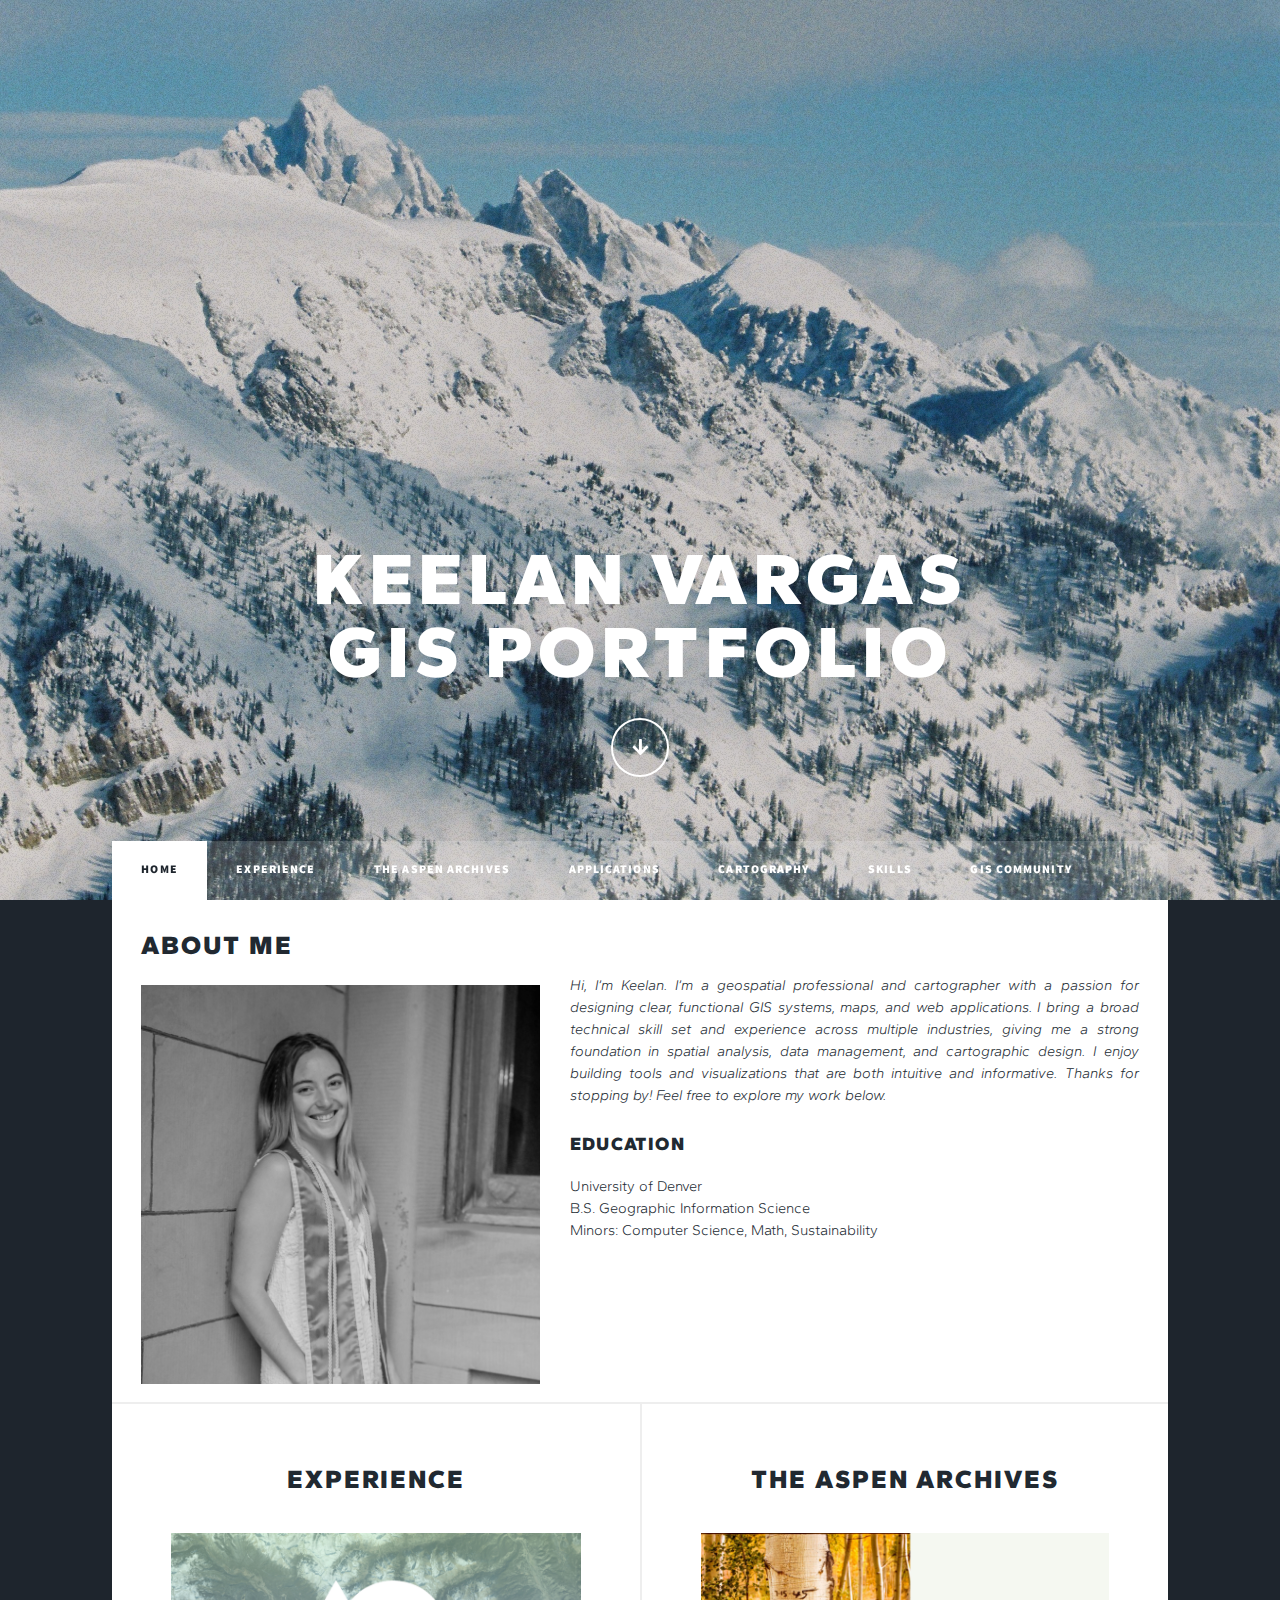
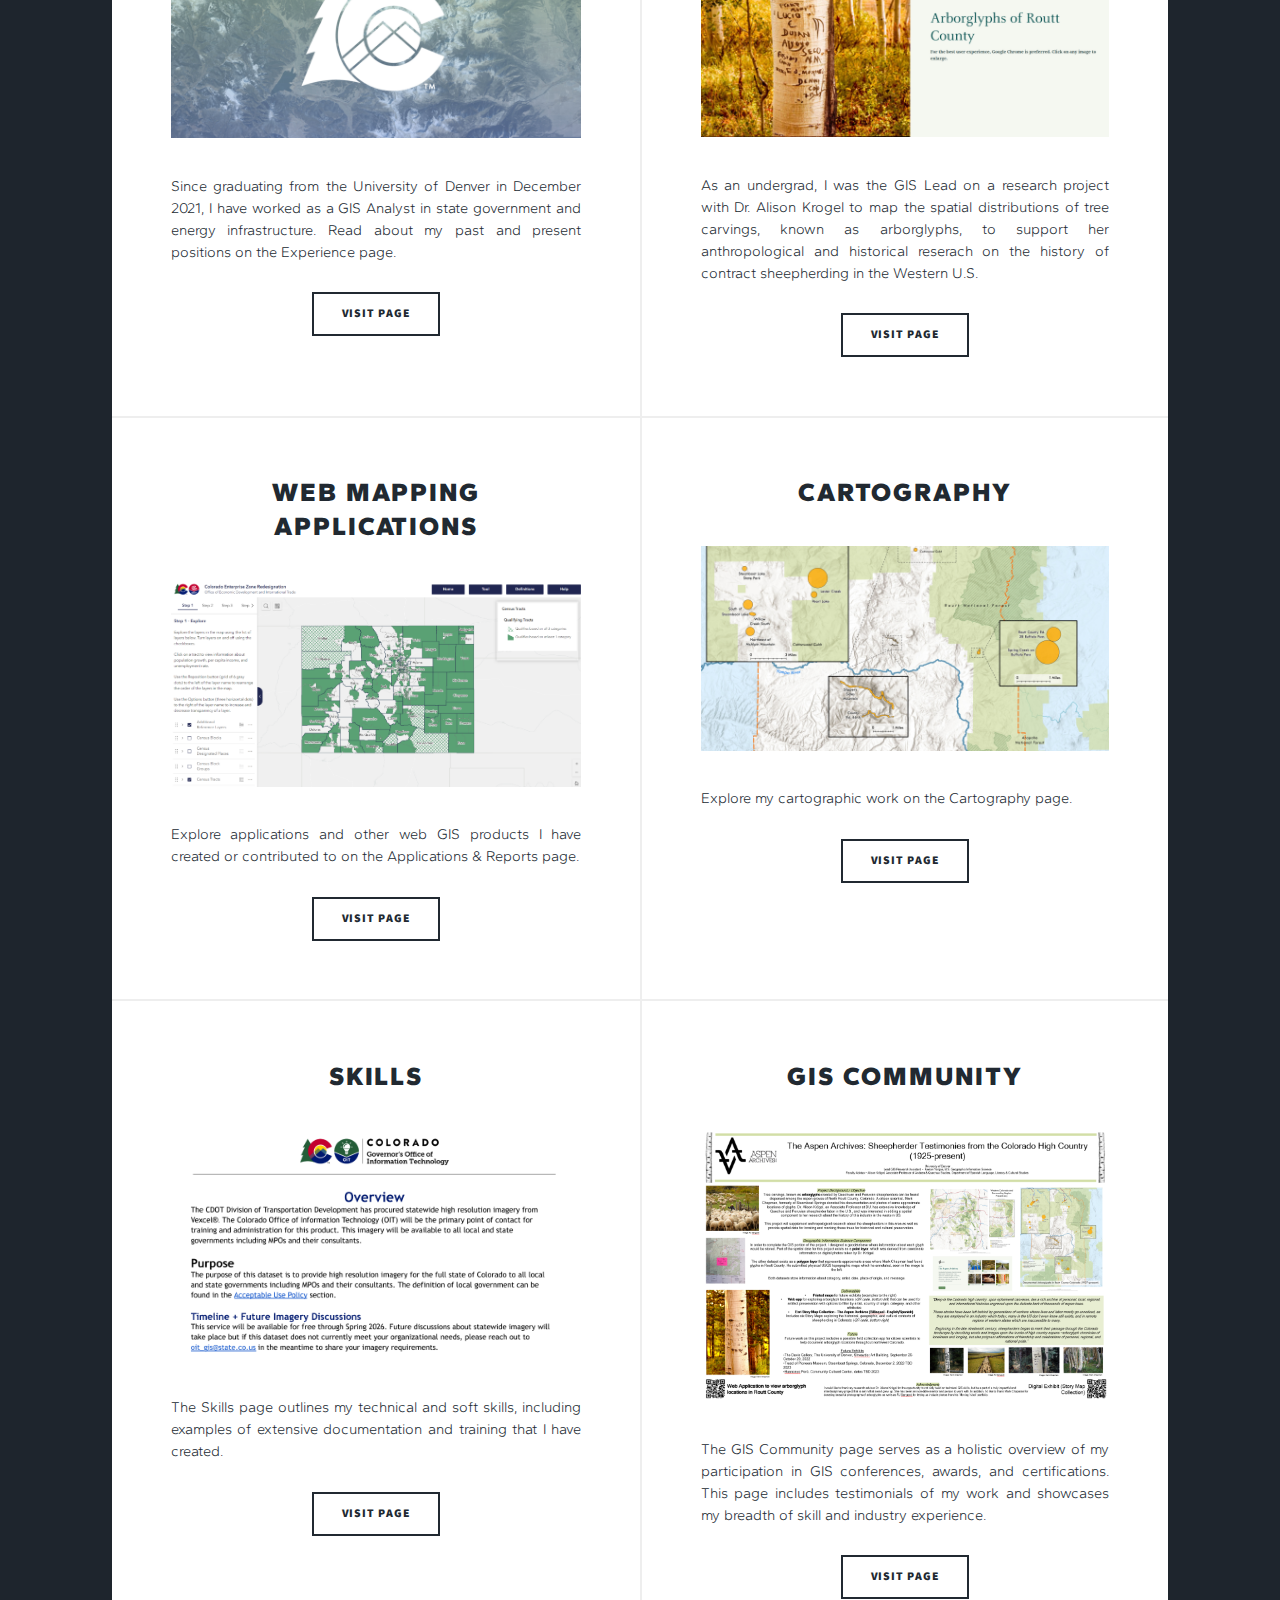
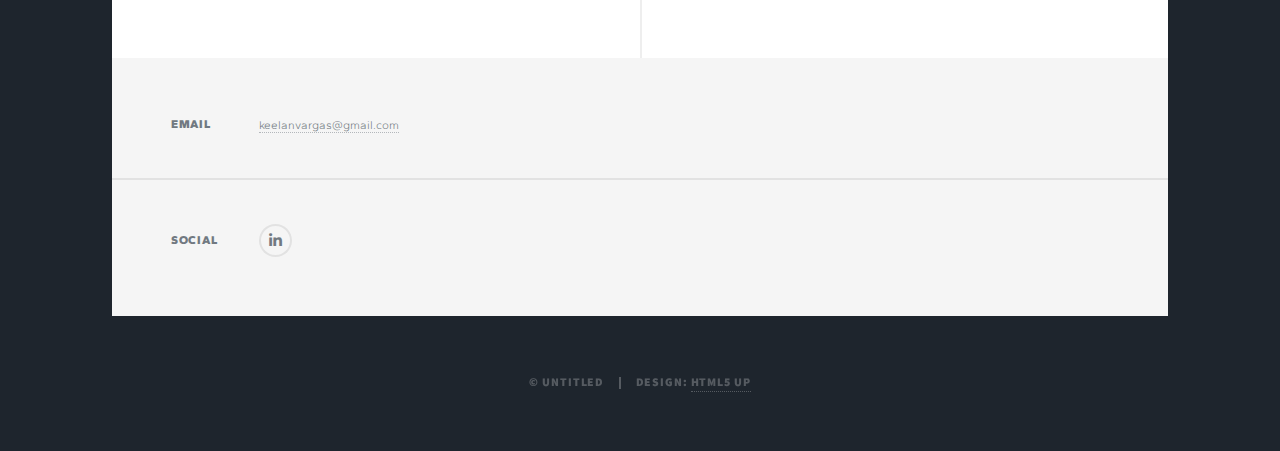
<file: index.html>
<!DOCTYPE HTML>
<!--
	Massively by HTML5 UP
	html5up.net | @ajlkn
	Free for personal and commercial use under the CCA 3.0 license (html5up.net/license)
-->
<html>
	<head>
		<title>GIS Portfolio - Keelan Vargas</title>
		<meta charset="utf-8" />
		<meta name="viewport" content="width=device-width, initial-scale=1, user-scalable=no" />
		<link rel="stylesheet" href="assets/css/main.css" />
		<noscript><link rel="stylesheet" href="assets/css/noscript.css" /></noscript>
	</head>
	<body class="is-preload">

		<!-- Wrapper -->
			<div id="wrapper" class="fade-in">

				<!-- Intro -->
					<div id="intro">
						<h1>Keelan Vargas<br />
						GIS Portfolio</h1>
						<ul class="actions">
							<li><a href="#header" class="button icon solid solo fa-arrow-down scrolly">Continue</a></li>
						</ul>
					</div>

				<!-- Header -->
					<header id="header">
						<a href="index.html" class="logo">GIS Portfolio - Keelan Vargas</a>
					</header>

				<!-- Nav -->
					<nav id="nav">
						<ul class="links">
							<li class="active"><a href="index.html">Home</a></li>
							<li><a href="experience.html">Experience</a></li>
							<li><a href="aspen.html">The Aspen Archives</a></li>
							<li><a href="apps.html">Applications</a></li>
							<li><a href="cartography.html">Cartography</a></li>
							<li><a href="skills.html">Skills</a></li>
							<li><a href="community.html">GIS Community</a></li>
						</ul>
					</nav>

				<!-- Main -->
					<div id="main">

						<!-- Featured Post -->
							<article class="post featured">
								<header>
									<h2>About Me</h2>
									<p><span class="image left"><img src="images/pic11.jpg" alt="" /></span>Hi, I’m Keelan. I’m a geospatial professional and cartographer with a passion for designing clear, functional GIS systems, maps, and web applications.
										I bring a broad technical skill set and experience across multiple industries, giving me a strong foundation in spatial analysis, data management, 
										and cartographic design. I enjoy building tools and visualizations that are both intuitive and informative.
										Thanks for stopping by! Feel free to explore my work below.</p>
</p>
								</header>
								<h3>Education</h3>
								<p>University of Denver<br />
									B.S. Geographic Information Science<br />
									Minors: Computer Science, Math, Sustainability</p>
							</article>

						<!-- Posts -->
							<section class="posts">
								<article>
									<header>
										<h2>Experience</h2>
									</header>
									<a href="experience.html" class="image fit"><img src="images/Other/pic10.jpg" alt="" /></a>
									<p>Since graduating from the University of Denver in December 2021, I have worked as a GIS 
										Analyst in state government and energy infrastructure. Read about my past and present 
										positions on the Experience page. 
									</p>
									<ul class="actions special">
										<li><a href="experience.html" class="button">Visit Page</a></li>
									</ul>
								</article>
								<article>
									<header>
										<h2>The Aspen Archives</h2>
									</header>
									<a href="aspen.html" class="image fit"><img src="images/Aspen/AspenArchives1.jpg" alt="" /></a>
									<p>As an undergrad, I was the GIS Lead on a research project with Dr. Alison Krogel to map the spatial
									distributions of tree carvings, known as arborglyphs, to support her anthropological and historical 
									reserach on the history of contract sheepherding in the Western U.S.</p>
									<ul class="actions special">
										<li><a href="aspen.html" class="button">Visit Page</a></li>
									</ul>
								</article>
								<article>
									<header>
										<h2><a href="#">Web Mapping Applications</a></h2>
									</header>
									<a href="apps.html" class="image fit"><img src="images/Apps/EZRedesTool.png" alt="" /></a>
									<p>Explore applications and other web GIS products I have created or contributed to on the Applications & Reports page.</p>
									<ul class="actions special">
										<li><a href="apps.html" class="button">Visit Page</a></li>
									</ul>
								</article>
								<article>
									<header>
										<h2><a href="#">Cartography</a></h2>
									</header>
									<a href="cartography.html" class="image fit"><img src="images/Other/Cartography1.jpg" alt="" /></a>
									<p>Explore my cartographic work on the Cartography page.</p>
									<ul class="actions special">
										<li><a href="cartography.html" class="button">Visit Page</a></li>
									</ul>
								</article>
								<article>
									<header>
										<h2><a href="#">Skills</a></h2>
									</header>
									<a href="skills.html" class="image fit"><img src="images/Other/doc.png" alt="" /></a>
									<p>The Skills page outlines my technical and soft skills, including examples of extensive 
										documentation and training that I have created. </p>
									<ul class="actions special">
										<li><a href="skills.html" class="button">Visit Page</a></li>
									</ul>
								</article>
								<article>
									<header>
										<h2><a href="#">GIS Community</a></h2>
									</header>
									<a href="community.html" class="image fit"><img src="images/Other/poster.png" alt="" /></a>
									<p>The GIS Community page serves as a holistic overview of my participation in GIS conferences, awards, and certifications. 
										This page includes testimonials of my work and showcases my breadth of skill and industry experience.</p>
									<ul class="actions special">
										<li><a href="community.html" class="button">Visit Page</a></li>
									</ul>
								</article>
							</section>

					</div>

				<!-- Footer -->
					<footer id="footer">
						<section class="split contact">
							<section>
								<h3>Email</h3>
								<p><a href="mailto:keelanvargas@gmail.com">keelanvargas@gmail.com</a></p>
							</section>
							<section>
								<h3>Social</h3>
								<ul class="icons alt">
									<li><a href="https://www.linkedin.com/in/keelanvargas/" class="icon brands alt fa-linkedin-in"><span class="label">LinkedIn</span></a></li>
								</ul>
							</section>
						</section>
					</footer>

				<!-- Copyright -->
					<div id="copyright">
						<ul><li>&copy; Untitled</li><li>Design: <a href="https://html5up.net">HTML5 UP</a></li></ul>
					</div>

			</div>

		<!-- Scripts -->
			<script src="assets/js/jquery.min.js"></script>
			<script src="assets/js/jquery.scrollex.min.js"></script>
			<script src="assets/js/jquery.scrolly.min.js"></script>
			<script src="assets/js/browser.min.js"></script>
			<script src="assets/js/breakpoints.min.js"></script>
			<script src="assets/js/util.js"></script>
			<script src="assets/js/main.js"></script>

	</body>
</html>
</file>
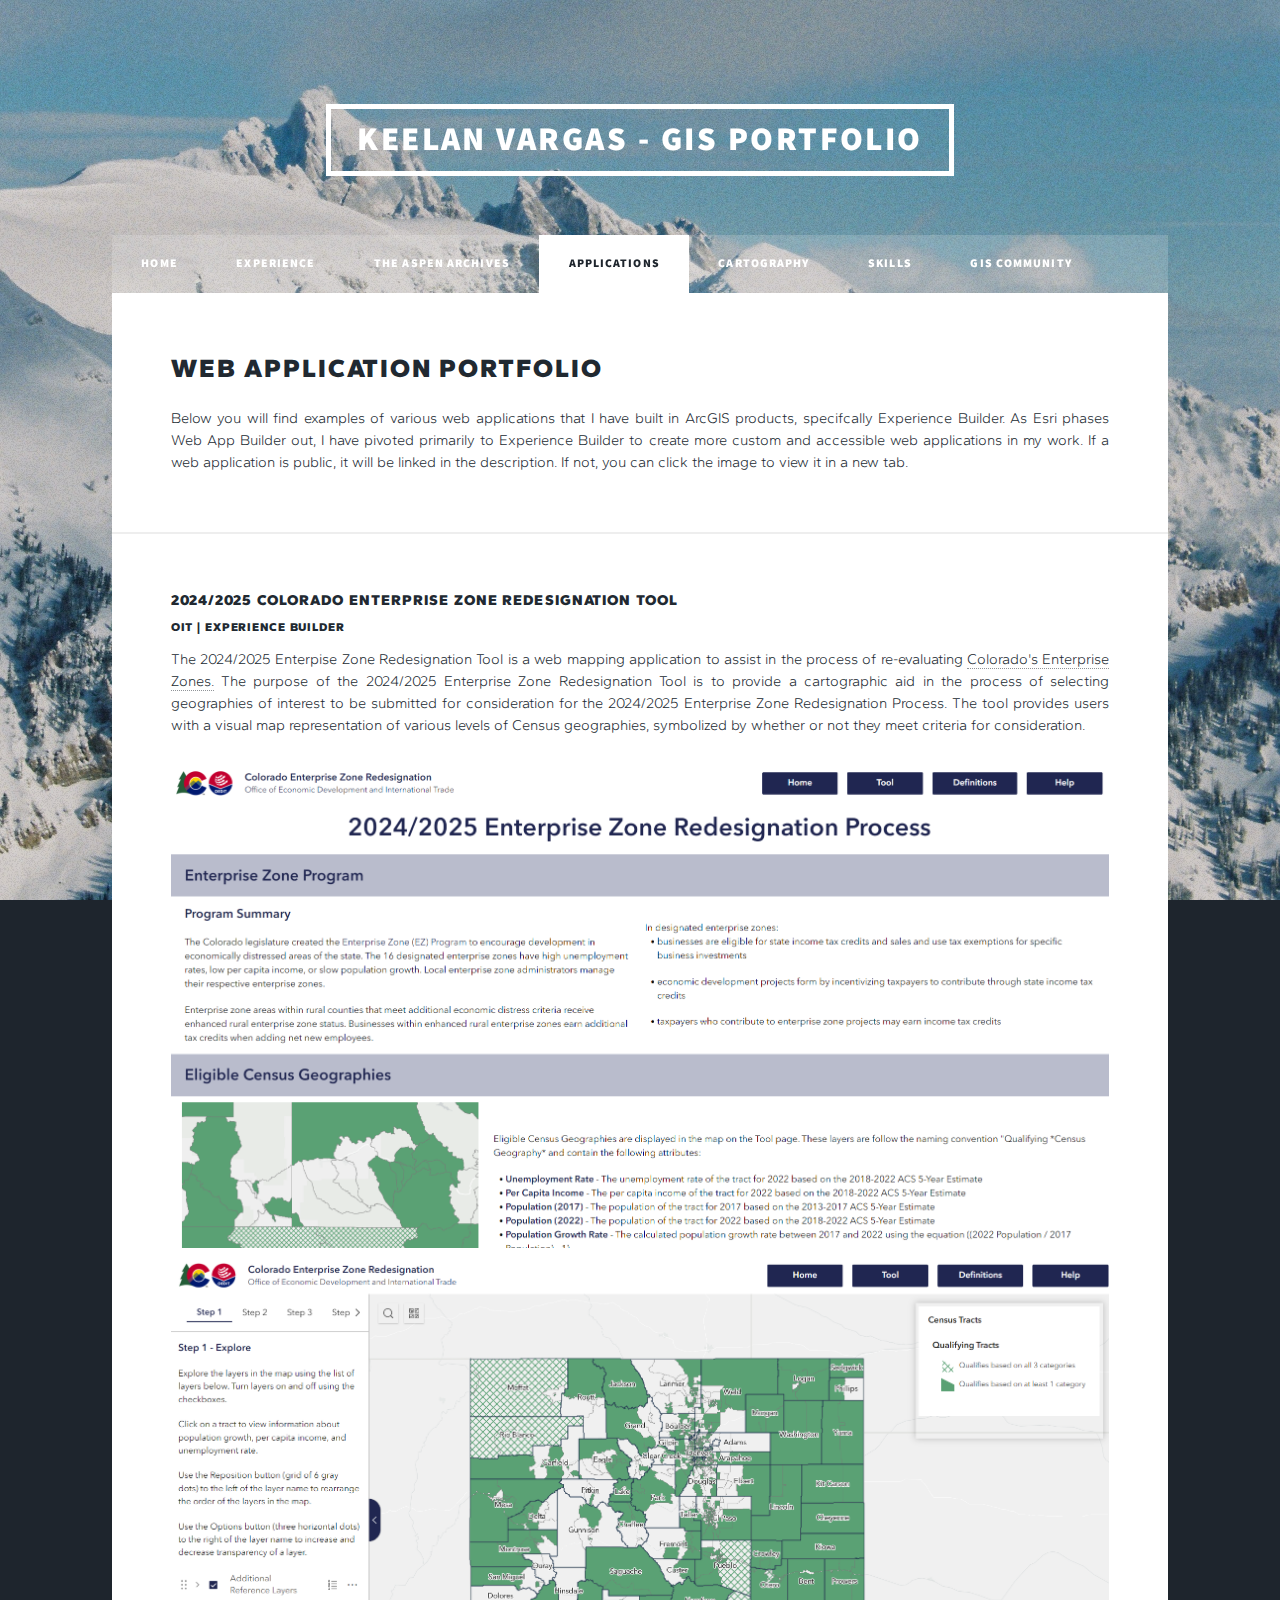
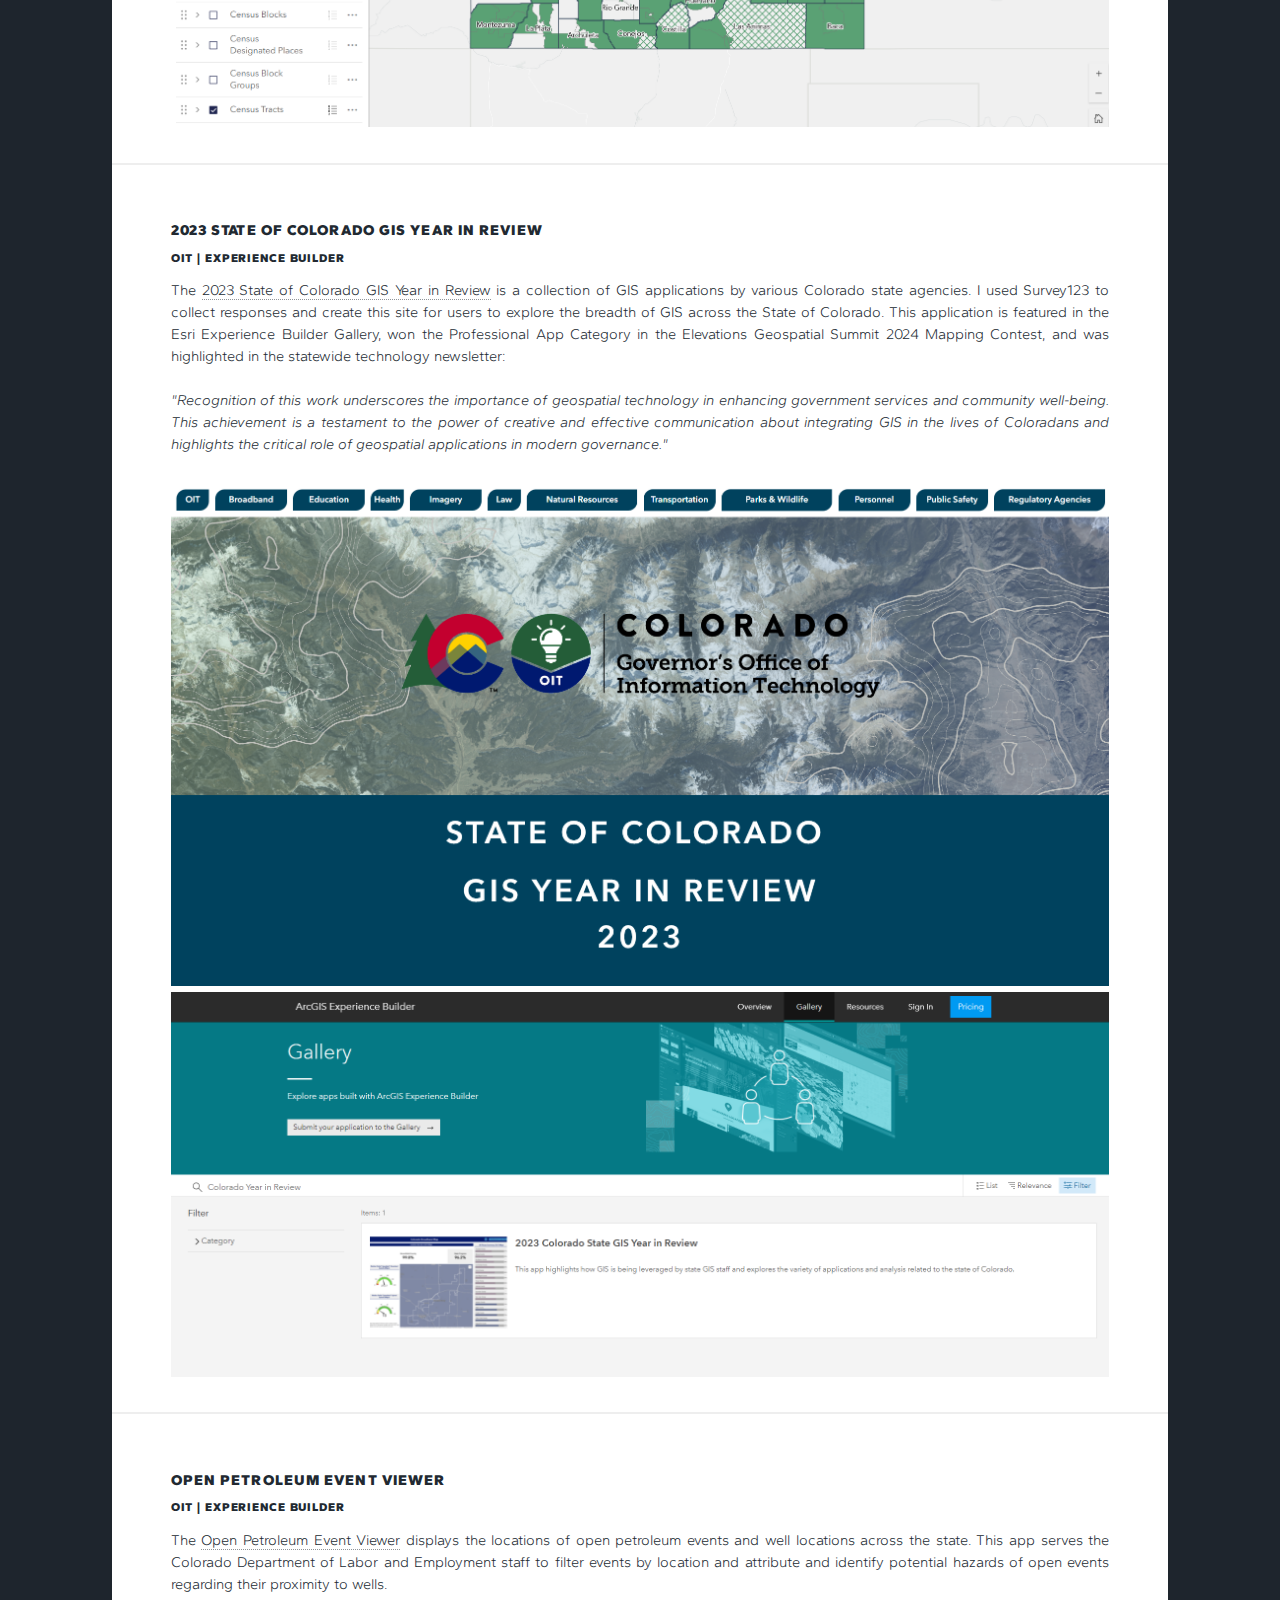
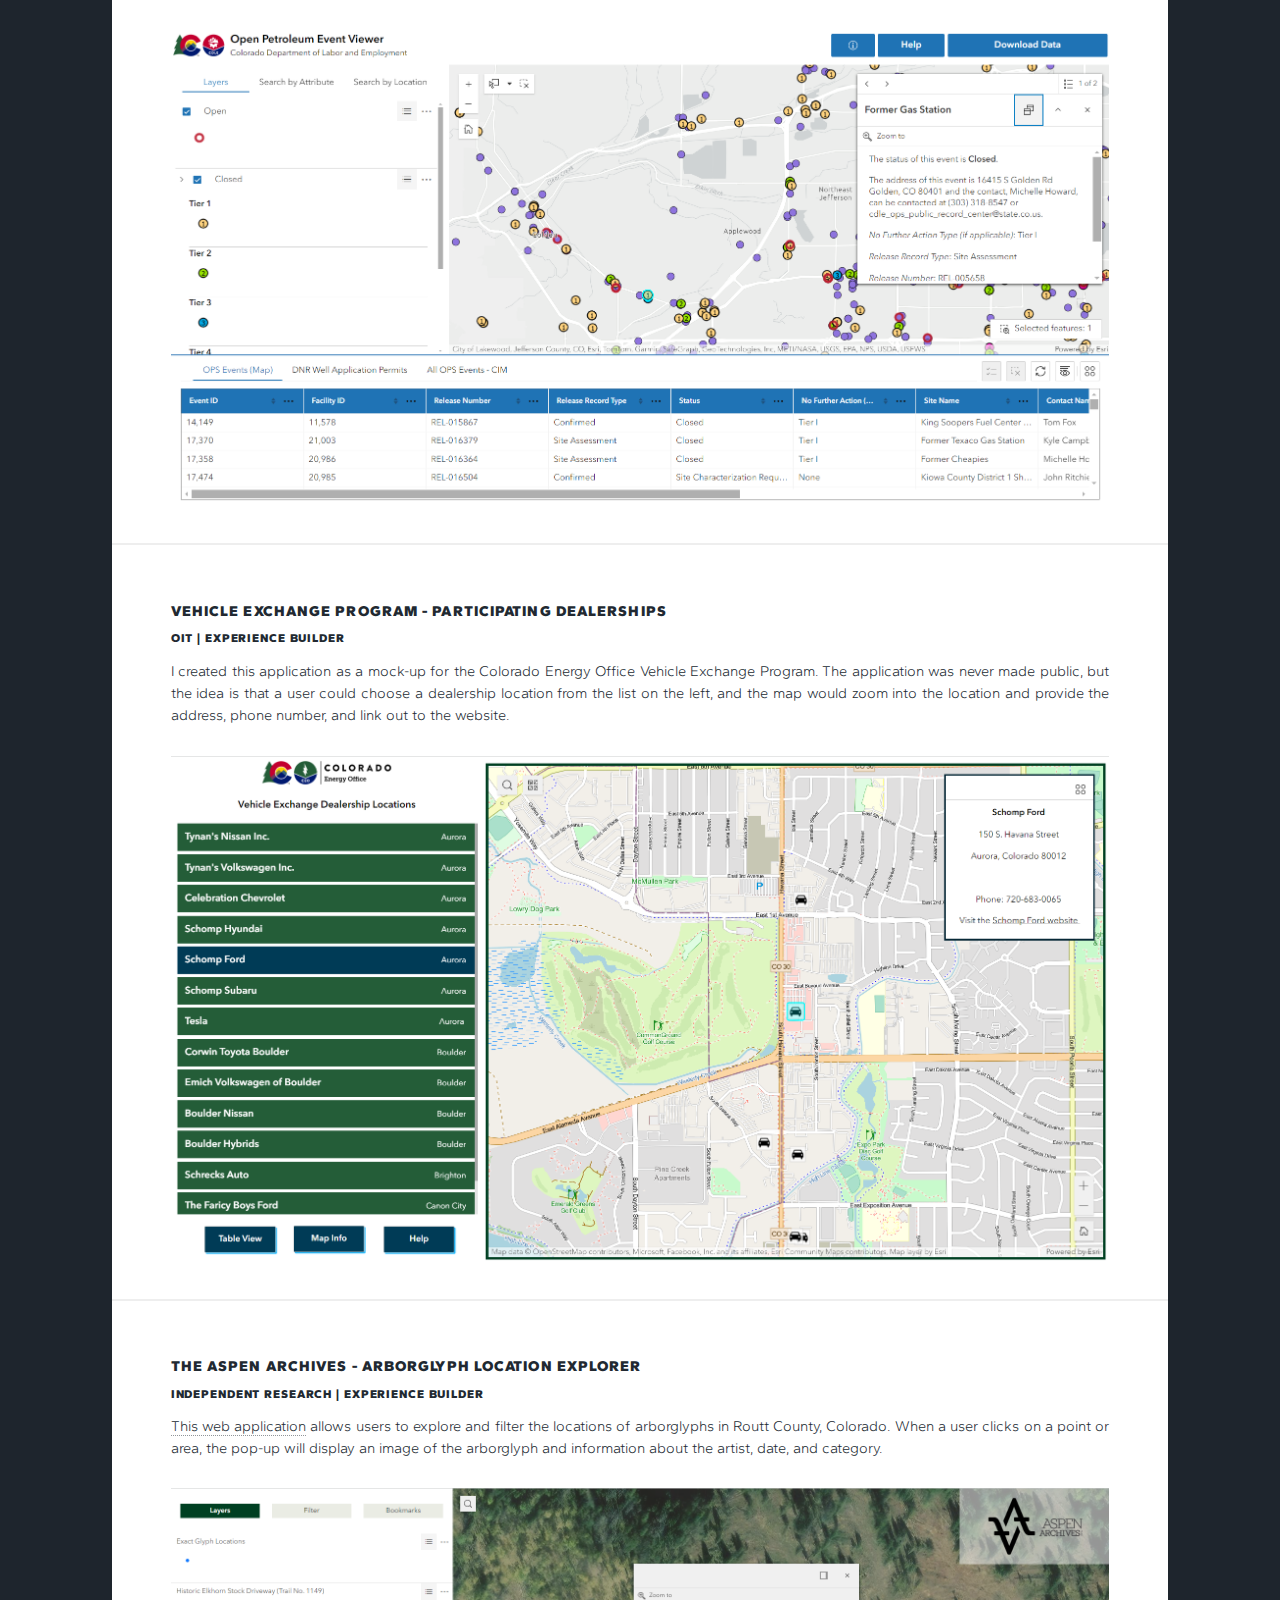
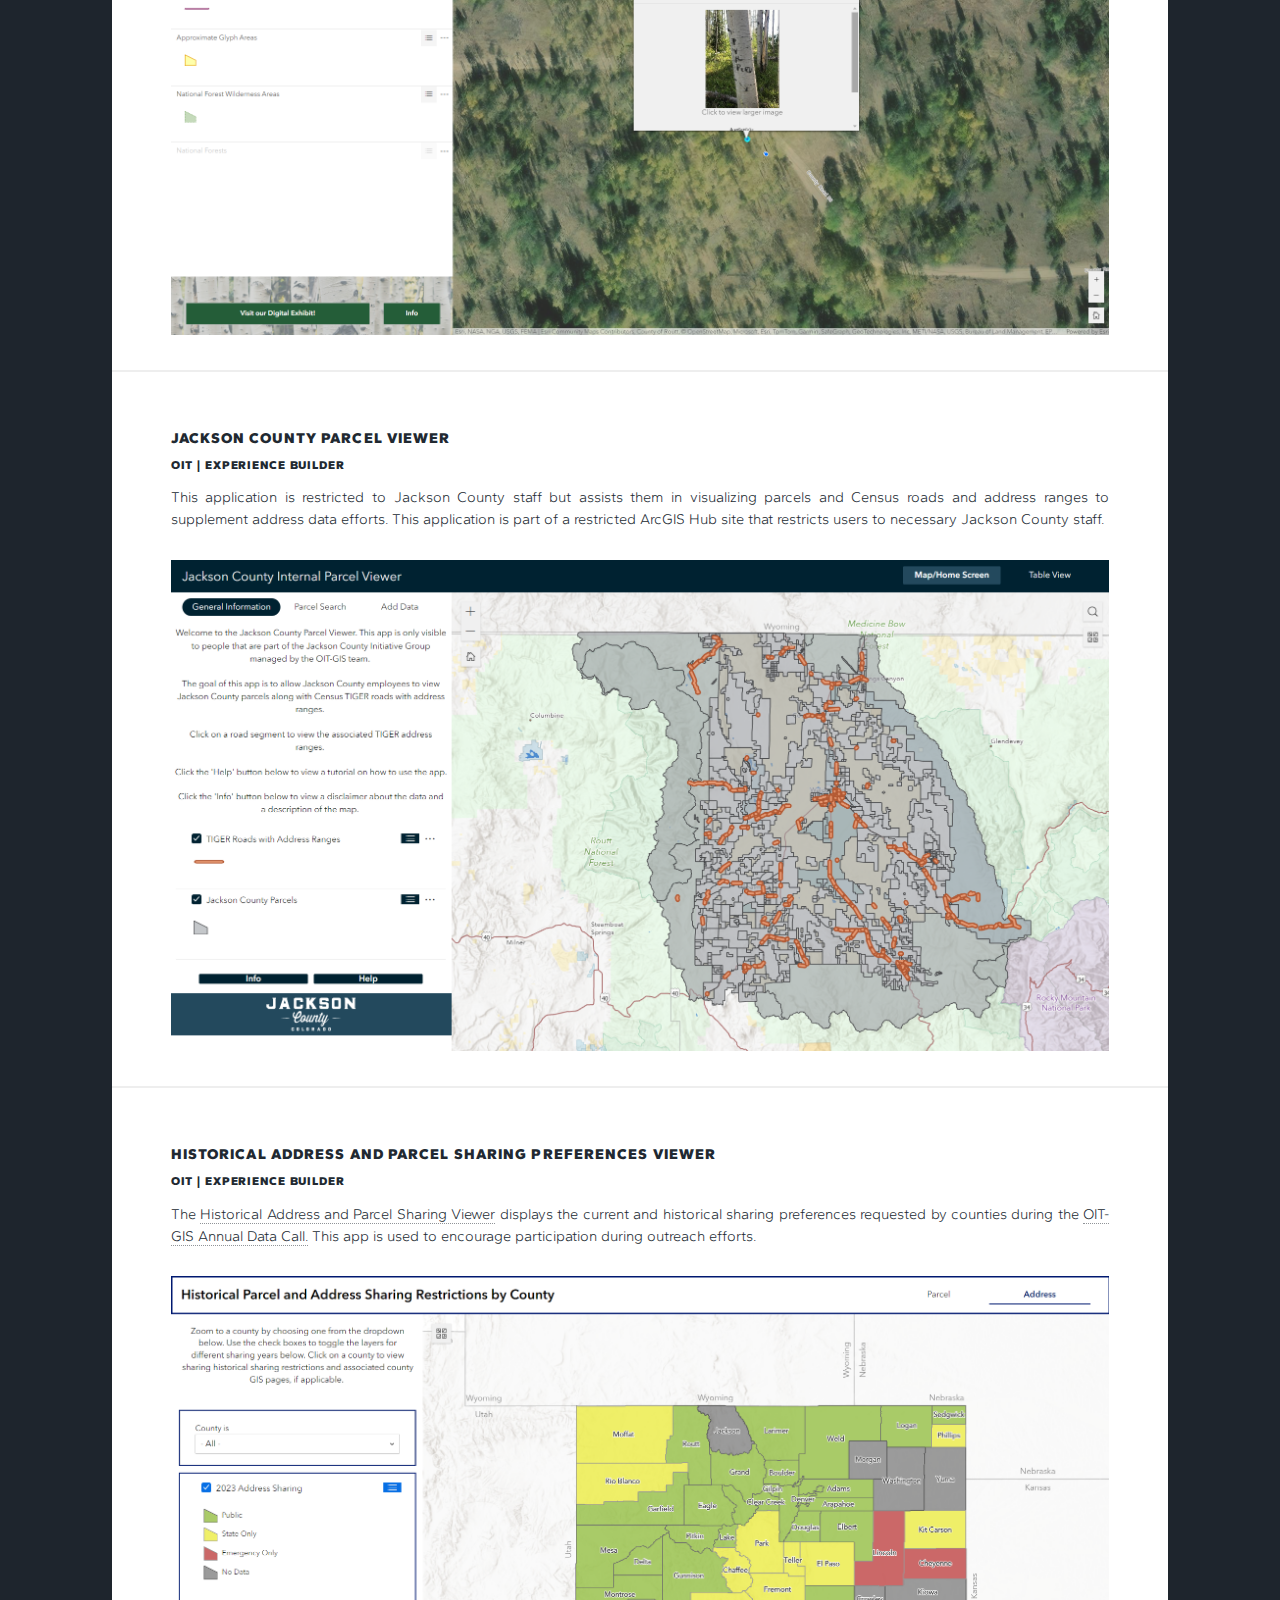
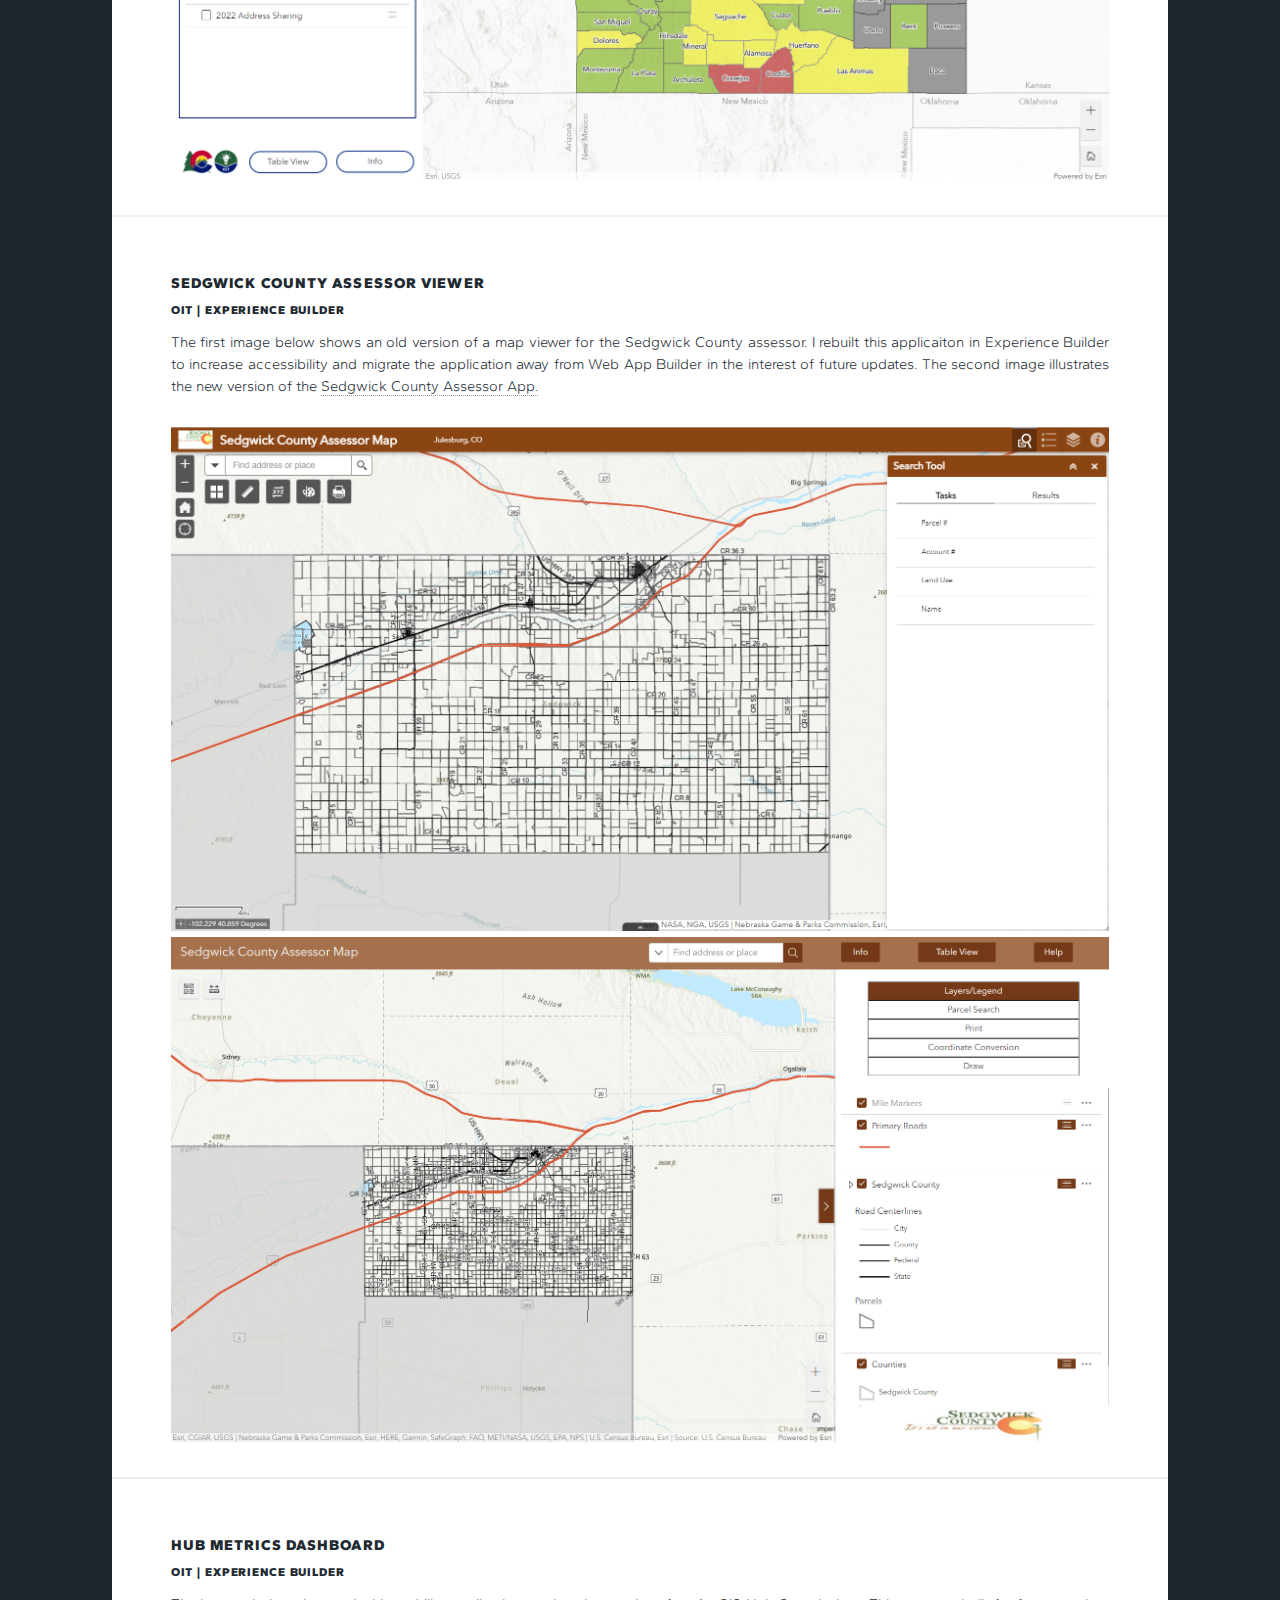
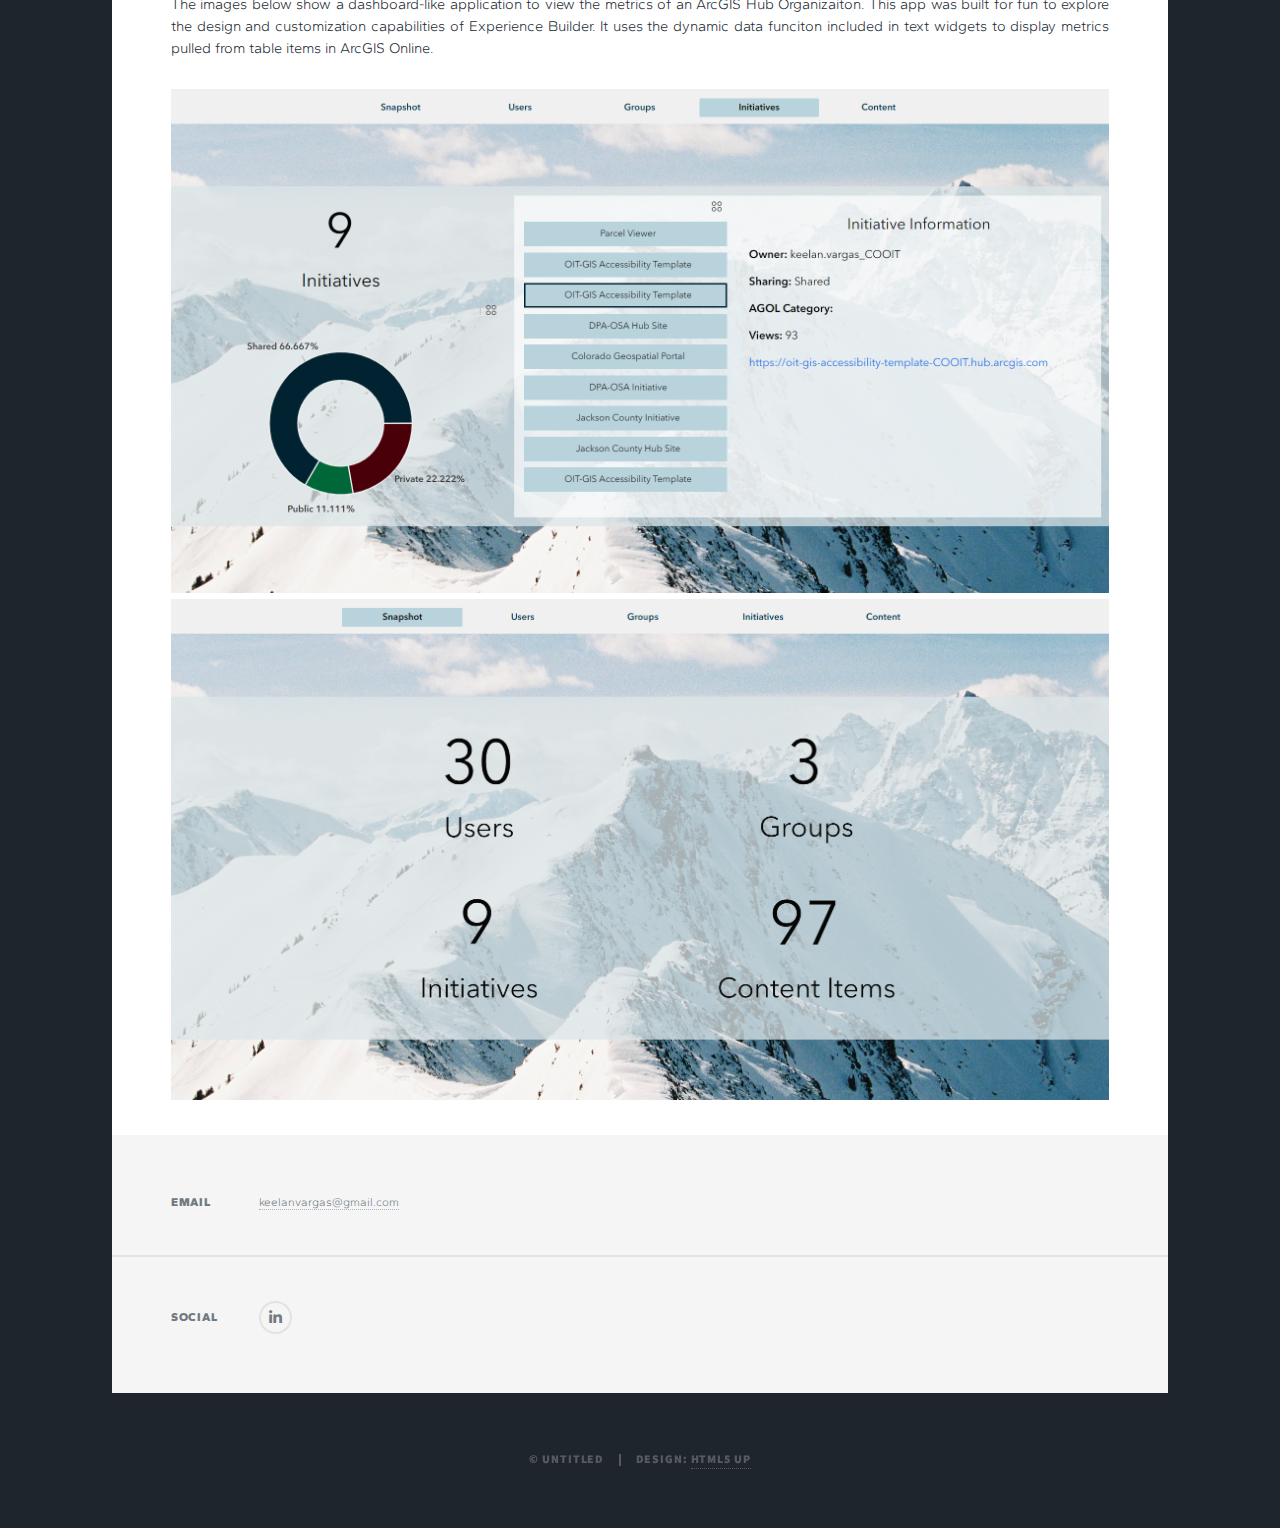
<file: apps.html>
<!DOCTYPE HTML>
<!--
	Massively by HTML5 UP
	html5up.net | @ajlkn
	Free for personal and commercial use under the CCA 3.0 license (html5up.net/license)
-->
<html>
	<head>
		<title>GIS Portfolio - Keelan Vargas</title>
		<meta charset="utf-8" />
		<meta name="viewport" content="width=device-width, initial-scale=1, user-scalable=no" />
		<link rel="stylesheet" href="assets/css/main.css" />
		<noscript><link rel="stylesheet" href="assets/css/noscript.css" /></noscript>
	</head>
	<body class="is-preload">

		<!-- Wrapper -->
			<div id="wrapper">

				<!-- Header -->
					<header id="header">
						<a href="index.html" class="logo">Keelan Vargas - GIS Portfolio</a>
					</header>

				<!-- Nav -->
					<nav id="nav">
						<ul class="links">
							<li><a href="index.html">Home</a></li>
							<li><a href="experience.html">Experience</a></li>
							<li><a href="aspen.html">The Aspen Archives</a></li>
							<li class="active"><a href="apps.html">Applications</a></li>
							<li><a href="cartography.html">Cartography</a></li>
							<li><a href="skills.html">Skills</a></li>
							<li><a href="community.html">GIS Community</a></li>
						</ul>
					</nav>

				<!-- Main -->
					<div id="main">
						<div>
							<h2>Web Application Portfolio</h2>
						<p>Below you will find examples of various web applications that I have built in ArcGIS products, specifcally Experience Builder. As Esri
							phases Web App Builder out, I have pivoted primarily to Experience Builder to create more custom and accessible web applications in my work. 
							If a web application is public, it will be linked in the description. If not, you can click the image to view it in a new tab. 
						</p>
						</div>

						<figure>
							<h4>2024/2025 Colorado Enterprise Zone Redesignation Tool</h4>
							<h6>OIT | Experience Builder</h6>
							<p>The 2024/2025 Enterpise Zone Redesignation Tool is a web mapping application to 
								assist in the process of re-evaluating <a href="https://oedit.colorado.gov/enterprise-zone-program">Colorado's Enterprise Zones.</a> 

								The purpose of the 2024/2025 Enterprise Zone Redesignation Tool is to provide a cartographic aid in the process of selecting geographies of 
								interest to be submitted for consideration for the 2024/2025 Enterprise Zone Redesignation Process. The tool provides users with a visual map 
								representation of various levels of Census geographies, symbolized by whether or not they meet criteria for consideration.
								 
							</p>
							<a href="https://experience.arcgis.com/experience/2c639c814a3c4cd4b5591fd396f27973" target="_blank" class="image"><img src="images/Apps/EZRedesHome.png" alt="" style="width:100%"></a>
							<a href="https://experience.arcgis.com/experience/2c639c814a3c4cd4b5591fd396f27973" target="_blank" class="image"><img src="images/Apps/EZRedesTool.png" alt="" style="width:100%"></a>
						</figure>
						
						<figure>
							<h4>2023 State of Colorado GIS Year in Review</h4>
							<h6>OIT | Experience Builder</h6>
							<p>The <a href="https://experience.arcgis.com/experience/b90cb6300cc14af5a69f28472f45f61c">2023 State of Colorado GIS Year in Review</a>
								is a collection of GIS applications by various Colorado state agencies. I used Survey123 to collect responses and create this site for 
								users to explore the breadth of GIS across the State of Colorado. This application is featured in the Esri Experience Builder Gallery, won the Professional App Category in the 
								Elevations Geospatial Summit 2024 Mapping Contest, and was highlighted in the statewide technology newsletter: <br><br>
							
								<i>"Recognition of this work underscores the importance of geospatial technology in enhancing government services 
								and community well-being. This achievement is a testament to the power of creative and effective communication about 
								integrating GIS in the lives of Coloradans and highlights the critical role of geospatial applications in modern governance."</i>
							</p>
							<a href="https://experience.arcgis.com/experience/b90cb6300cc14af5a69f28472f45f61c" target="_blank" class="image"><img src="images/Apps/YearInReviewLandingPage.png" alt="" style="width:100%"></a>
							<a href="https://doc.arcgis.com/en/experience-builder/gallery/" target="_blank" class="image"><img src="images/Apps/ExperienceBuilderGallery.png" alt="" style="width:100%"></a>
						</figure>

						<figure>
							<h4>Open Petroleum Event Viewer</h4>
							<h6>OIT | Experience Builder</h6>
							<p>The <a href="https://experience.arcgis.com/experience/2f3b9fd3d13f4d7299599e9f73f24538">Open Petroleum Event Viewer</a>
								displays the locations of open petroleum events and well locations across the state. This app serves the Colorado Department of Labor and 
								Employment staff to filter events by location and attribute and identify potential hazards of open events regarding their proximity to wells.</p>
							<a href="https://experience.arcgis.com/experience/2f3b9fd3d13f4d7299599e9f73f24538" target="_blank" class="image"><img src="images/Apps/NewOPSApp.png" alt="" style="width:100%"></a>
						</figure>

						<figure>
							<h4>Vehicle Exchange Program - Participating Dealerships</h4>
							<h6>OIT | Experience Builder</h6>
							<p>I created this application as a mock-up for the Colorado Energy Office Vehicle Exchange Program. The application was 
								never made public, but the idea is that a user could choose a dealership location from the list on the left, and the map 
								would zoom into the location and provide the address, phone number, and link out to the website.
							</p>
							<a href="images/Apps/VehicleExchange.png" target="_blank" class="image"><img src="images/Apps/VehicleExchange.png" alt="" style="width:100%"></a>
						</figure>

						<figure>
							<h4>The Aspen Archives - Arborglyph Location Explorer</h4>
							<h6>Independent Research | Experience Builder</h6>
							<p><a href="https://experience.arcgis.com/experience/841b15430ce44650be8fd40f63eb84ce">This web application</a> allows users to explore and filter the locations of arborglyphs in Routt County, Colorado. When 
								a user clicks on a point or area, the pop-up will display an image of the arborglyph and information about the artist, date, and category.</p>
							<a href="https://experience.arcgis.com/experience/841b15430ce44650be8fd40f63eb84ce" target="_blank" class="image"><img src="images/Apps/AspenArborglyphs.png" alt="" style="width:100%"></a>
						</figure>

						<figure>
							<h4>Jackson County Parcel Viewer</h4>
							<h6>OIT | Experience Builder</h6>
							<p>This application is restricted to Jackson County staff but assists them in visualizing parcels and Census roads and address ranges 
								to supplement address data efforts. This application is part of a restricted ArcGIS Hub site that restricts users to necessary Jackson County 
								staff.
							</p>
							<a href="images/Apps/JacksonCountyApp.png" target="_blank" class="image"><img src="images/Apps/JacksonCountyApp.png" alt="" style="width:100%"></a>
						</figure>

						<figure>
							<h4>Historical Address and Parcel Sharing Preferences Viewer</h4>
							<h6>OIT | Experience Builder</h6>
							<p>The <a href="https://experience.arcgis.com/experience/92d7ff4a91df4c1ba16b6a6364dba7db">Historical Address and Parcel Sharing Viewer</a>
								displays the current and historical sharing preferences requested by counties during the <a href="https://drive.google.com/file/d/16QwKfc1ibnZJWh0L7HprL8A1cWBu1ADq/view">OIT-GIS Annual Data Call.</a>
								This app is used to encourage participation during outreach efforts. 
							 </p>
							<a href="https://experience.arcgis.com/experience/92d7ff4a91df4c1ba16b6a6364dba7db" target="_blank" class="image"><img src="images/Apps/HistoricalSharing.png" alt="" style="width:100%"></a>
						</figure>

						<figure>
							<h4>Sedgwick County Assessor Viewer</h4>
							<h6>OIT | Experience Builder</h6>
							<p>The first image below shows an old version of a map viewer for the Sedgwick County assessor. I rebuilt this applicaiton in Experience Builder
								to increase accessibility and migrate the application away from Web App Builder in the interest of future updates. The second image illustrates 
								the new version of the <a href="https://experience.arcgis.com/experience/043be644b8304a7db618c0f69d52b573">Sedgwick County Assessor App.</a>
							 </p>
							<a href="images/Apps/OldSedgwickCounty.png" target="_blank" class="image"><img src="images/Apps/OldSedgwickCounty.png" alt="" style="width:100%"></a>
							<a href="https://experience.arcgis.com/experience/043be644b8304a7db618c0f69d52b573" target="_blank" class="image"><img src="images/Apps/NewSedgwickCounty.png" alt="" style="width:100%"></a>
						</figure>

						<figure>
							<h4>Hub Metrics Dashboard</h4>
							<h6>OIT | Experience Builder</h6>
							<p>The images below show a dashboard-like application to view the metrics of an ArcGIS Hub Organizaiton. This app was built for fun to 
								explore the design and customization capabilities of Experience Builder. It uses the dynamic data funciton included in text widgets to 
								display metrics pulled from table items in ArcGIS Online. 
							</p>
							<a href="images/Apps/HubMetrics_InitiativesPage.png" target="_blank" class="image"><img src="images/Apps/HubMetrics_InitiativesPage.png" alt="" style="width:100%"></a>
							<a href="images/Apps/HubMetricsDashboard.png" target="_blank" class="image"><img src="images/Apps/HubMetricsDashboard.png" alt="" style="width:100%"></a>
						</figure>

					</div>

				<!-- Footer -->
				<footer id="footer">
					<section class="split contact">
						<section>
							<h3>Email</h3>
							<p><a href="mailto:keelanvargas@gmail.com">keelanvargas@gmail.com</a></p>
						</section>
						<section>
							<h3>Social</h3>
							<ul class="icons alt">
								<li><a href="https://www.linkedin.com/in/keelanvargas/" class="icon brands alt fa-linkedin-in"><span class="label">LinkedIn</span></a></li>
							</ul>
						</section>
					</section>
				</footer>

				<!-- Copyright -->
					<div id="copyright">
						<ul><li>&copy; Untitled</li><li>Design: <a href="https://html5up.net">HTML5 UP</a></li></ul>
					</div>

			</div>

		<!-- Scripts -->
			<script src="assets/js/jquery.min.js"></script>
			<script src="assets/js/jquery.scrollex.min.js"></script>
			<script src="assets/js/jquery.scrolly.min.js"></script>
			<script src="assets/js/browser.min.js"></script>
			<script src="assets/js/breakpoints.min.js"></script>
			<script src="assets/js/util.js"></script>
			<script src="assets/js/main.js"></script>

	</body>
</html>
</file>
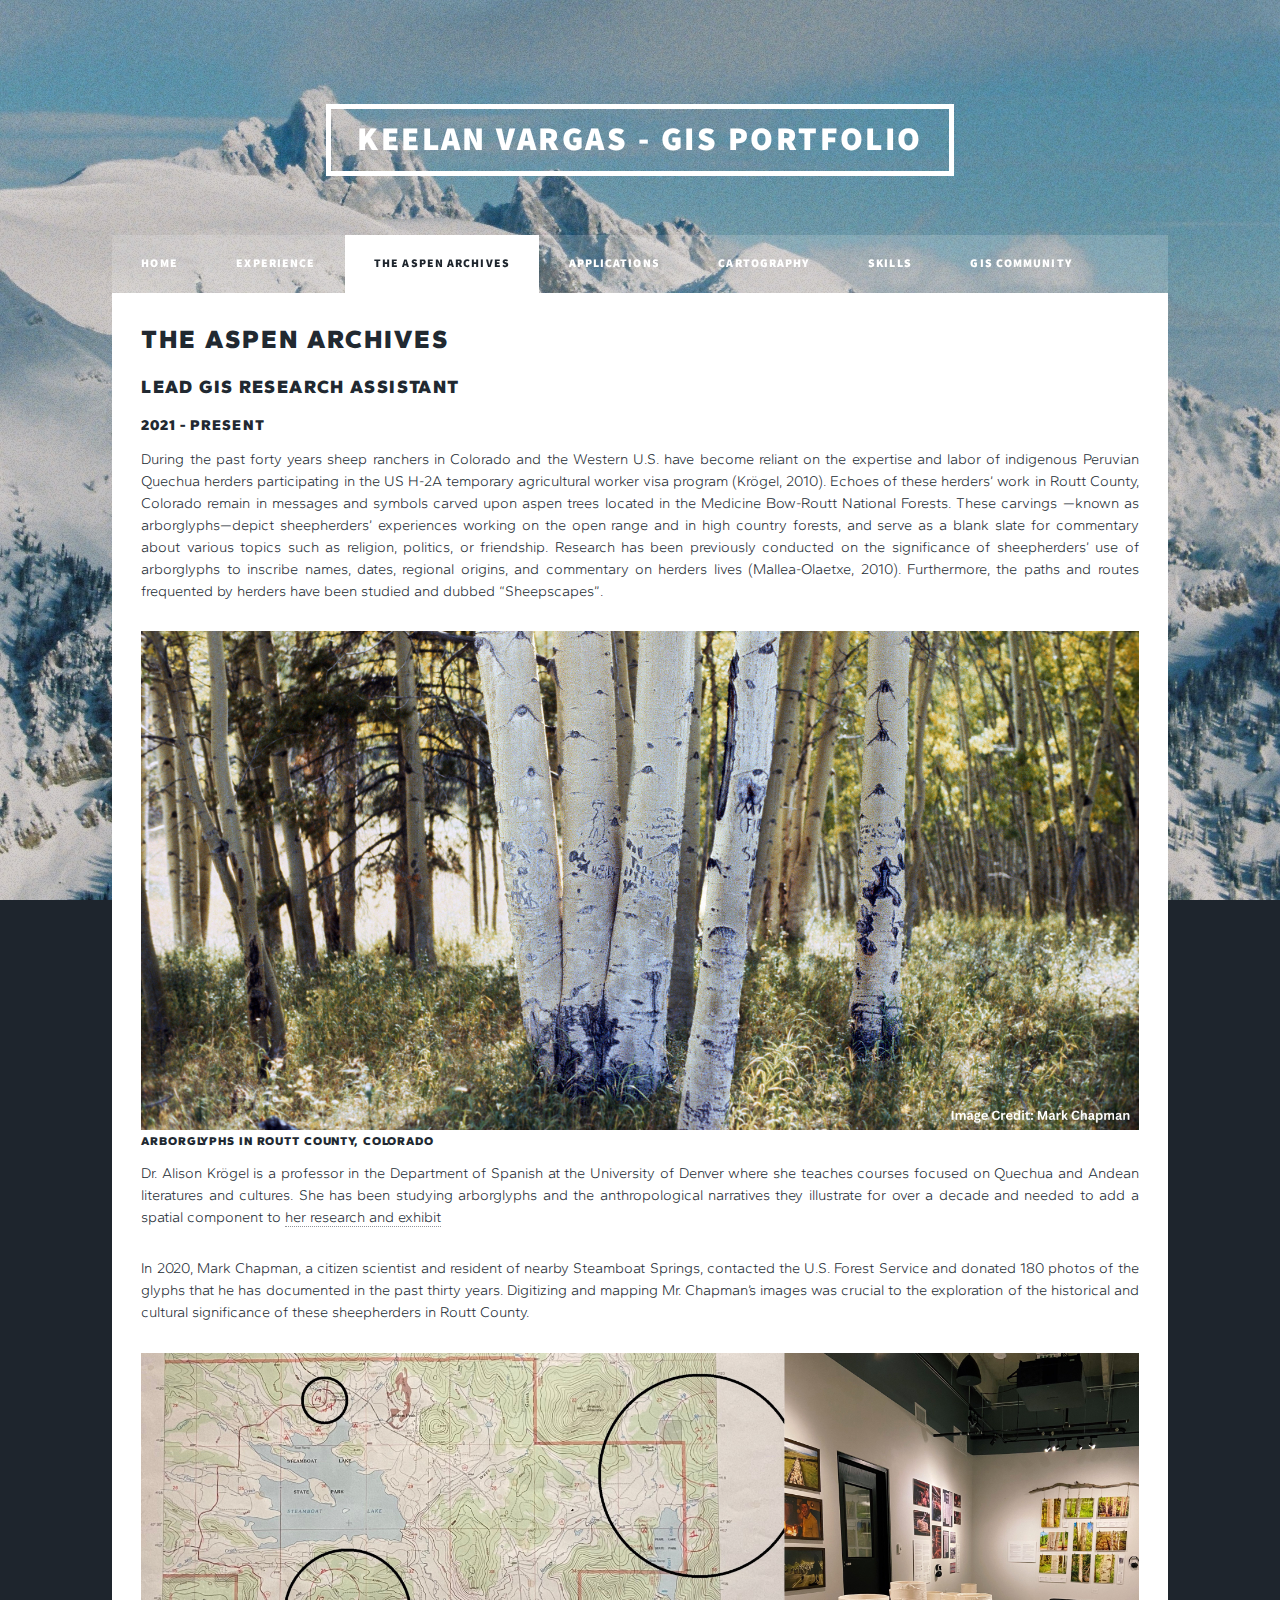
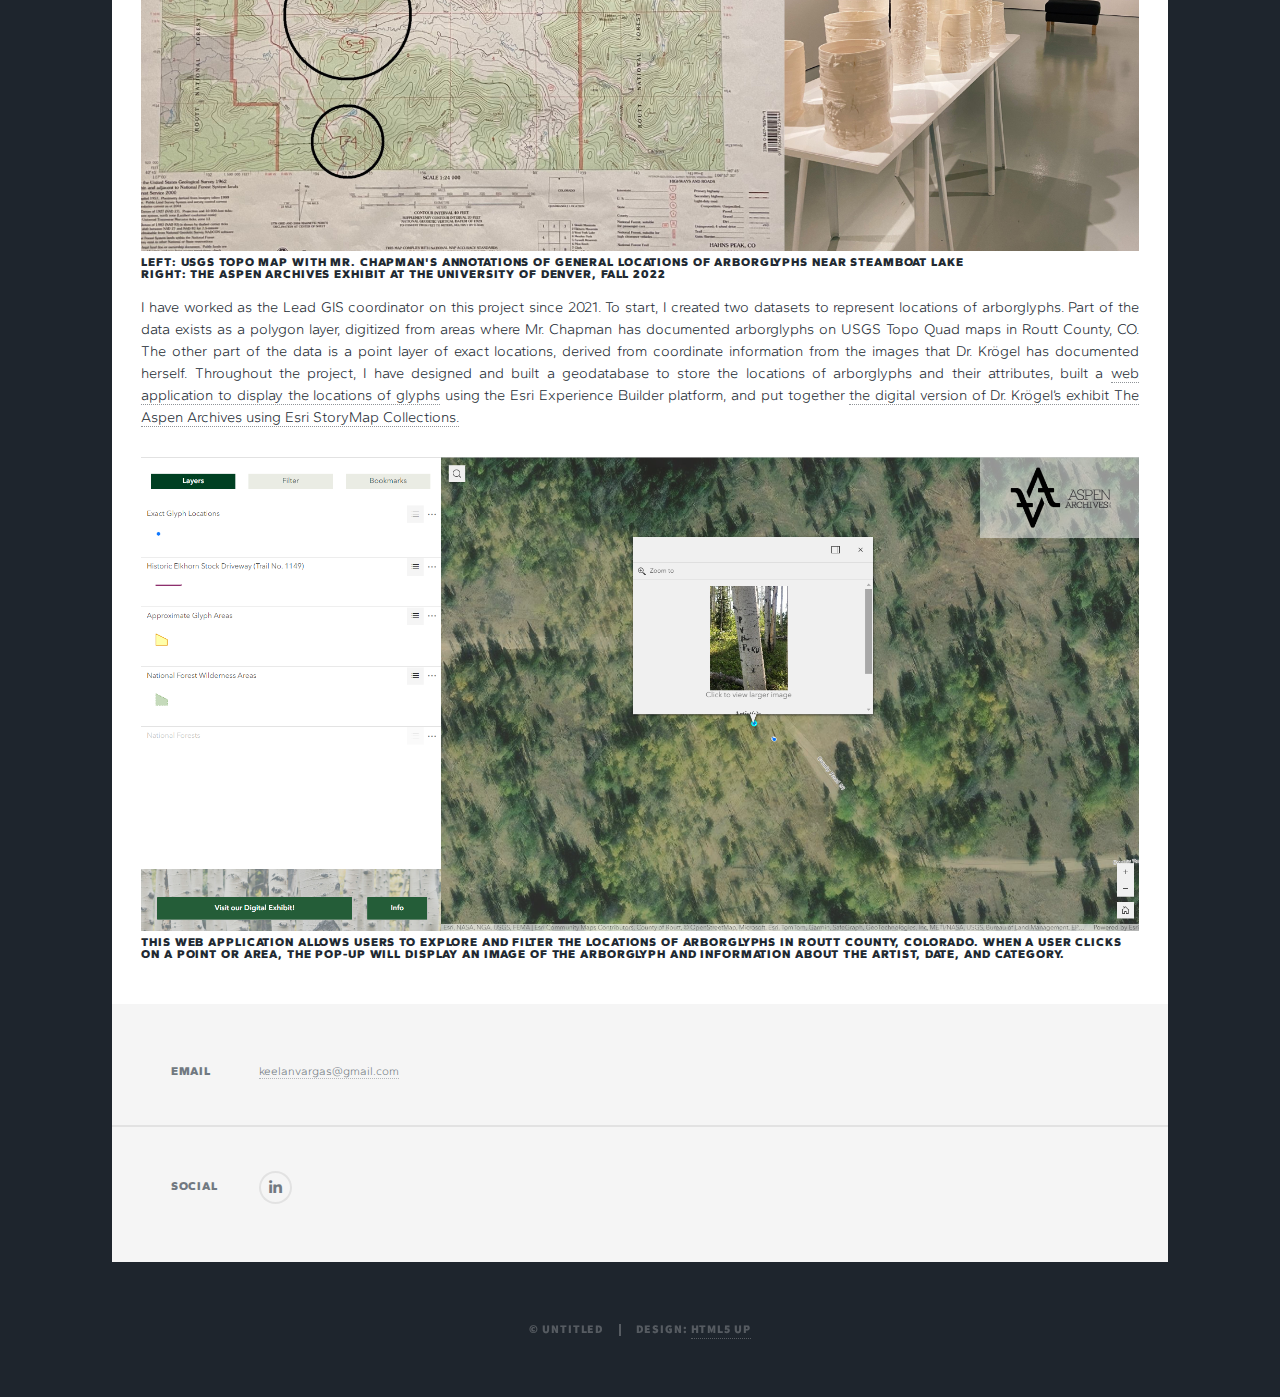
<file: aspen.html>
<!DOCTYPE HTML>
<!--
	Massively by HTML5 UP
	html5up.net | @ajlkn
	Free for personal and commercial use under the CCA 3.0 license (html5up.net/license)
-->
<html>
	<head>
		<title>GIS Portfolio - Keelan Vargas</title>
		<meta charset="utf-8" />
		<meta name="viewport" content="width=device-width, initial-scale=1, user-scalable=no" />
		<link rel="stylesheet" href="assets/css/main.css" />
		<noscript><link rel="stylesheet" href="assets/css/noscript.css" /></noscript>
	</head>
	<body class="is-preload">

		<!-- Wrapper -->
			<div id="wrapper">

				<!-- Header -->
					<header id="header">
						<a href="index.html" class="logo">Keelan Vargas - GIS Portfolio</a>
					</header>

				<!-- Nav -->
					<nav id="nav">
						<ul class="links">
							<li><a href="index.html">Home</a></li>
							<li><a href="experience.html">Experience</a></li>
							<li class="active"><a href="aspen.html">The Aspen Archives</a></li>
							<li><a href="apps.html">Applications</a></li>
							<li><a href="cartography.html">Cartography</a></li>
							<li><a href="skills.html">Skills</a></li>
							<li><a href="community.html">GIS Community</a></li>
						</ul>
					</nav>

				<!-- Main -->
					<div id="main">

						<!-- Post -->
							<section class="post">
								<h2>The Aspen Archives</h2>
								<h3>Lead GIS Research Assistant</h3>
								<h4>2021 - Present</h4>
								<p>During the past forty years sheep ranchers in Colorado and the Western U.S. have become reliant on the expertise and labor of indigenous
									 Peruvian Quechua herders participating in the US H-2A temporary agricultural worker visa program (Krögel, 2010). 
									 Echoes of these herders’ work in Routt County, Colorado remain in messages and symbols carved upon aspen trees 
									 located in the Medicine Bow-Routt National Forests. These carvings —known as arborglyphs—depict sheepherders’ 
									 experiences working on the open range and in high country forests, and serve as a blank slate for commentary about 
									 various topics such as religion, politics, or friendship. Research has been previously conducted on the significance
									  of sheepherders’ use of arborglyphs to inscribe names, dates, regional origins, and commentary on herders lives (Mallea-Olaetxe, 2010). 
									  Furthermore, the paths and routes frequented by herders have been studied and dubbed “Sheepscapes”. </p>
								<figure>
									<img src="images/AspenArchives2.jpg" alt="" style="width:100%">
									<figcaption><h6>Arborglyphs in Routt County, Colorado</h6></figcaption>
								</figure>							
								<p>Dr. Alison Krögel is a professor in the Department of Spanish at the University of Denver where she teaches courses focused on 
									Quechua and Andean literatures and cultures. She has been studying arborglyphs and the anthropological narratives they illustrate 
									for over a decade and needed to add a spatial component to <a href="https://www.5280.com/aspen-archives-showcases-tree-carvings-left-by-sheepherders-in-colorados-high-country/">her research and exhibit</a></p>
								<p>In 2020, Mark Chapman, a citizen scientist and resident of nearby Steamboat Springs, contacted the U.S. Forest Service and 
									donated 180 photos of the glyphs that he has documented in the past thirty years. Digitizing and mapping Mr. Chapman’s 
									images was crucial to the exploration of the historical and cultural significance of these sheepherders in Routt County.</p>
								<figure>
									<img src="images/AspenArchives4.jpg" alt="" style="width:100%">
									<figcaption><h6>Left: USGS Topo Map with Mr. Chapman's annotations of general locations of arborglyphs near Steamboat Lake <br>
										Right: The Aspen Archives Exhibit at the University of Denver, Fall 2022</h6>
								    </figcaption>
								</figure>
								<p>I have worked as the Lead GIS coordinator on this project since 2021. To start, I created two datasets to represent locations of arborglyphs. 
									Part of the data exists as a polygon layer, digitized from areas where Mr. Chapman has documented arborglyphs on USGS Topo Quad maps in Routt County, CO. 
									The other part of the data is a point layer of exact locations, derived from coordinate information from the images that Dr. Krögel has documented herself.
									 Throughout the project, I have designed and built a geodatabase to store the locations of arborglyphs and their attributes, 
									 built a <a href="https://experience.arcgis.com/experience/841b15430ce44650be8fd40f63eb84ce">web application to display the locations of glyphs</a> using the Esri Experience Builder platform,
									  and put together <a href="https://storymaps.arcgis.com/collections/63bde6501e8f4feab6f261c68d27ce2a">the digital version of Dr. Krögel’s
									exhibit The Aspen Archives using Esri StoryMap Collections.</a></p>
									<figure>
										<a href="https://experience.arcgis.com/experience/841b15430ce44650be8fd40f63eb84ce" target="_blank" class="image"><img src="images/Apps/AspenArborglyphs.png" alt="" style="width:100%"></a>
										<figcaption><h6>This web application allows users to explore and filter the locations of arborglyphs in Routt County, Colorado. When 
											a user clicks on a point or area, the pop-up will display an image of the arborglyph and information about the artist, date, and category.</h6></figcaption>
									</figure>
							</section>

					</div>

				<!-- Footer -->
				<footer id="footer">
					<section class="split contact">
						<section>
							<h3>Email</h3>
							<p><a href="mailto:keelanvargas@gmail.com">keelanvargas@gmail.com</a></p>
						</section>
						<section>
							<h3>Social</h3>
							<ul class="icons alt">
								<li><a href="https://www.linkedin.com/in/keelanvargas/" class="icon brands alt fa-linkedin-in"><span class="label">LinkedIn</span></a></li>
							</ul>
						</section>
					</section>
				</footer>

				<!-- Copyright -->
					<div id="copyright">
						<ul><li>&copy; Untitled</li><li>Design: <a href="https://html5up.net">HTML5 UP</a></li></ul>
					</div>

			</div>

		<!-- Scripts -->
			<script src="assets/js/jquery.min.js"></script>
			<script src="assets/js/jquery.scrollex.min.js"></script>
			<script src="assets/js/jquery.scrolly.min.js"></script>
			<script src="assets/js/browser.min.js"></script>
			<script src="assets/js/breakpoints.min.js"></script>
			<script src="assets/js/util.js"></script>
			<script src="assets/js/main.js"></script>

	</body>
</html>
</file>
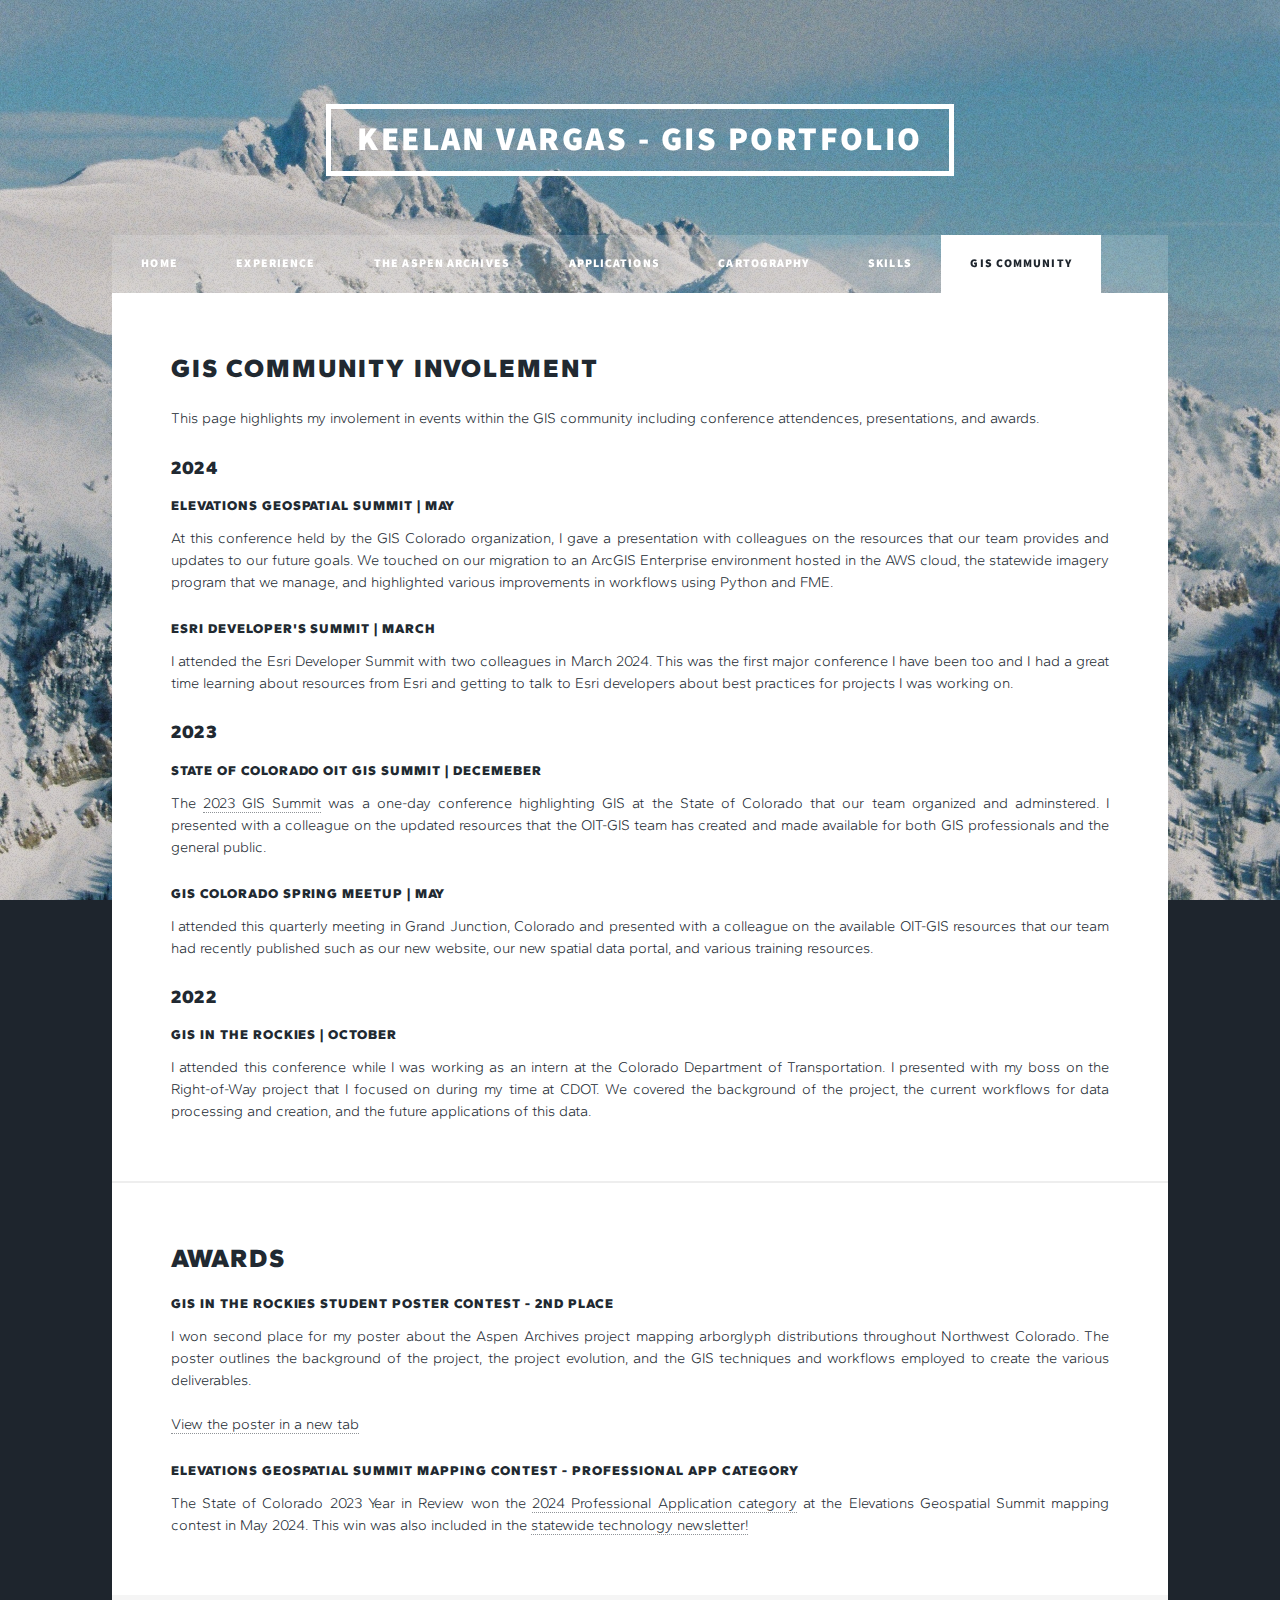
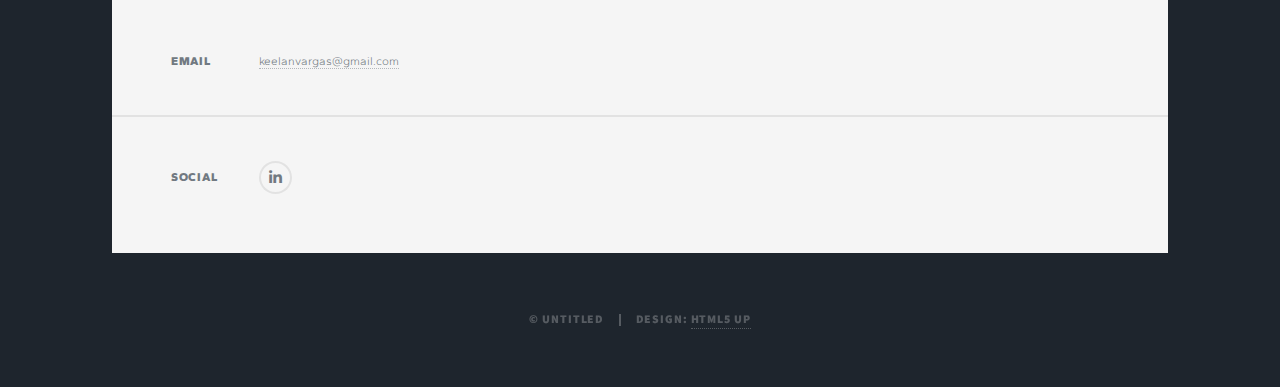
<file: community.html>
<!DOCTYPE HTML>
<!--
	Massively by HTML5 UP
	html5up.net | @ajlkn
	Free for personal and commercial use under the CCA 3.0 license (html5up.net/license)
-->
<html>
	<head>
		<title>GIS Experience - Keelan Vargas</title>
		<meta charset="utf-8" />
		<meta name="viewport" content="width=device-width, initial-scale=1, user-scalable=no" />
		<link rel="stylesheet" href="assets/css/main.css" />
		<noscript><link rel="stylesheet" href="assets/css/noscript.css" /></noscript>
	</head>
	<body class="is-preload">

		<!-- Wrapper -->
			<div id="wrapper">

				<!-- Header -->
					<header id="header">
						<a href="index.html" class="logo">Keelan Vargas - GIS Portfolio</a>
					</header>

				<!-- Nav -->
					<nav id="nav">
						<ul class="links">
							<li><a href="index.html">Home</a></li>
							<li><a href="experience.html">Experience</a></li>
							<li><a href="aspen.html">The Aspen Archives</a></li>
							<li><a href="apps.html">Applications</a></li>
							<li><a href="cartography.html">Cartography</a></li>
							<li><a href="skills.html">Skills</a></li>
							<li class="active"><a href="community.html">GIS Community</a></li>
						</ul>
					</nav>

				<!-- Main -->
					<div id="main">

						<div>
							<h2>GIS Community Involement</h2>
						<p>This page highlights my involement in events within the GIS community including conference attendences, 
							presentations, and awards.</p>

						<h3>2024</h3>
						<h5>Elevations Geospatial Summit | May </h5>
						<p>At this conference held by the GIS Colorado organization, I gave a presentation with colleagues on the resources
							that our team provides and updates to our future goals. We touched on our migration to an ArcGIS Enterprise 
							environment hosted in the AWS cloud, the statewide imagery program that we manage, and highlighted various 
							improvements in workflows using Python and FME. 
						</p>

						<h5>Esri Developer's Summit | March </h5>
						<p>I attended the Esri Developer Summit with two colleagues in March 2024. This was the first major conference I have been too and I had a great time learning about 
							resources from Esri and getting to talk to Esri developers about best practices for projects I was working on.  
						</p>

						<h3>2023</h3>
						<h5>State of Colorado OIT GIS Summit | Decemeber </h5>
						<p>The <a href="https://geodata.colorado.gov/pages/gis-summit">2023 GIS Summit</a> was a one-day conference highlighting GIS at the State of Colorado that our team 
						organized and adminstered. I presented with a colleague on the updated resources that the OIT-GIS team has created and made available for both GIS professionals and 
						the general public. 
						</p>

						<h5>GIS Colorado Spring Meetup | May</h5>
						<p>I attended this quarterly meeting in Grand Junction, Colorado and presented with a colleague on the available OIT-GIS resources that our team had 
							recently published such as our new website, our new spatial data portal, and various training resources. 
						</p>

						<h3>2022</h3>	
						<h5>GIS in the Rockies | October </h5>
						<p>I attended this conference while I was working as an intern at the Colorado Department of Transportation. I presented with my boss on the 
							Right-of-Way project that I focused on during my time at CDOT. We covered the background of the project, the current workflows for data processing and creation, 
							and the future applications of this data. 
						</p>

						</div>

						<div>
							<h2>Awards</h2>
						<h5>GIS in the Rockies Student Poster Contest - 2nd Place</h5>
						<p>I won second place for my poster about the Aspen Archives project mapping arborglyph distributions throughout Northwest Colorado. 
							The poster outlines the background of the project, the project evolution, and the GIS techniques and workflows employed to create the 
							various deliverables. <br><br> <a href="documents/GISInTheRockiesPoster.pdf">View the poster in a new tab</a>
						</p>

						<h5>Elevations Geospatial Summit Mapping Contest - Professional App Category</h5>
						<p>The State of Colorado 2023 Year in Review won the <a href="https://www.giscolorado.org/2024/05/14/2024-mapping-contest-winners/">2024 Professional Application category</a>
							at the Elevations Geospatial Summit mapping contest in May 2024. This win was also included in the <a href="images/Other/TechConnect.png">statewide technology newsletter!</a>  
						</p>

						</div>

				
					</div>

				<!-- Footer -->
				<footer id="footer">
					<section class="split contact">
						<section>
							<h3>Email</h3>
							<p><a href="mailto:keelanvargas@gmail.com">keelanvargas@gmail.com</a></p>
						</section>
						<section>
							<h3>Social</h3>
							<ul class="icons alt">
								<li><a href="https://www.linkedin.com/in/keelanvargas/" class="icon brands alt fa-linkedin-in"><span class="label">LinkedIn</span></a></li>
							</ul>
						</section>
					</section>
				</footer>

				<!-- Copyright -->
					<div id="copyright">
						<ul><li>&copy; Untitled</li><li>Design: <a href="https://html5up.net">HTML5 UP</a></li></ul>
					</div>

			</div>

		<!-- Scripts -->
			<script src="assets/js/jquery.min.js"></script>
			<script src="assets/js/jquery.scrollex.min.js"></script>
			<script src="assets/js/jquery.scrolly.min.js"></script>
			<script src="assets/js/browser.min.js"></script>
			<script src="assets/js/breakpoints.min.js"></script>
			<script src="assets/js/util.js"></script>
			<script src="assets/js/main.js"></script>

	</body>
</html>
</file>
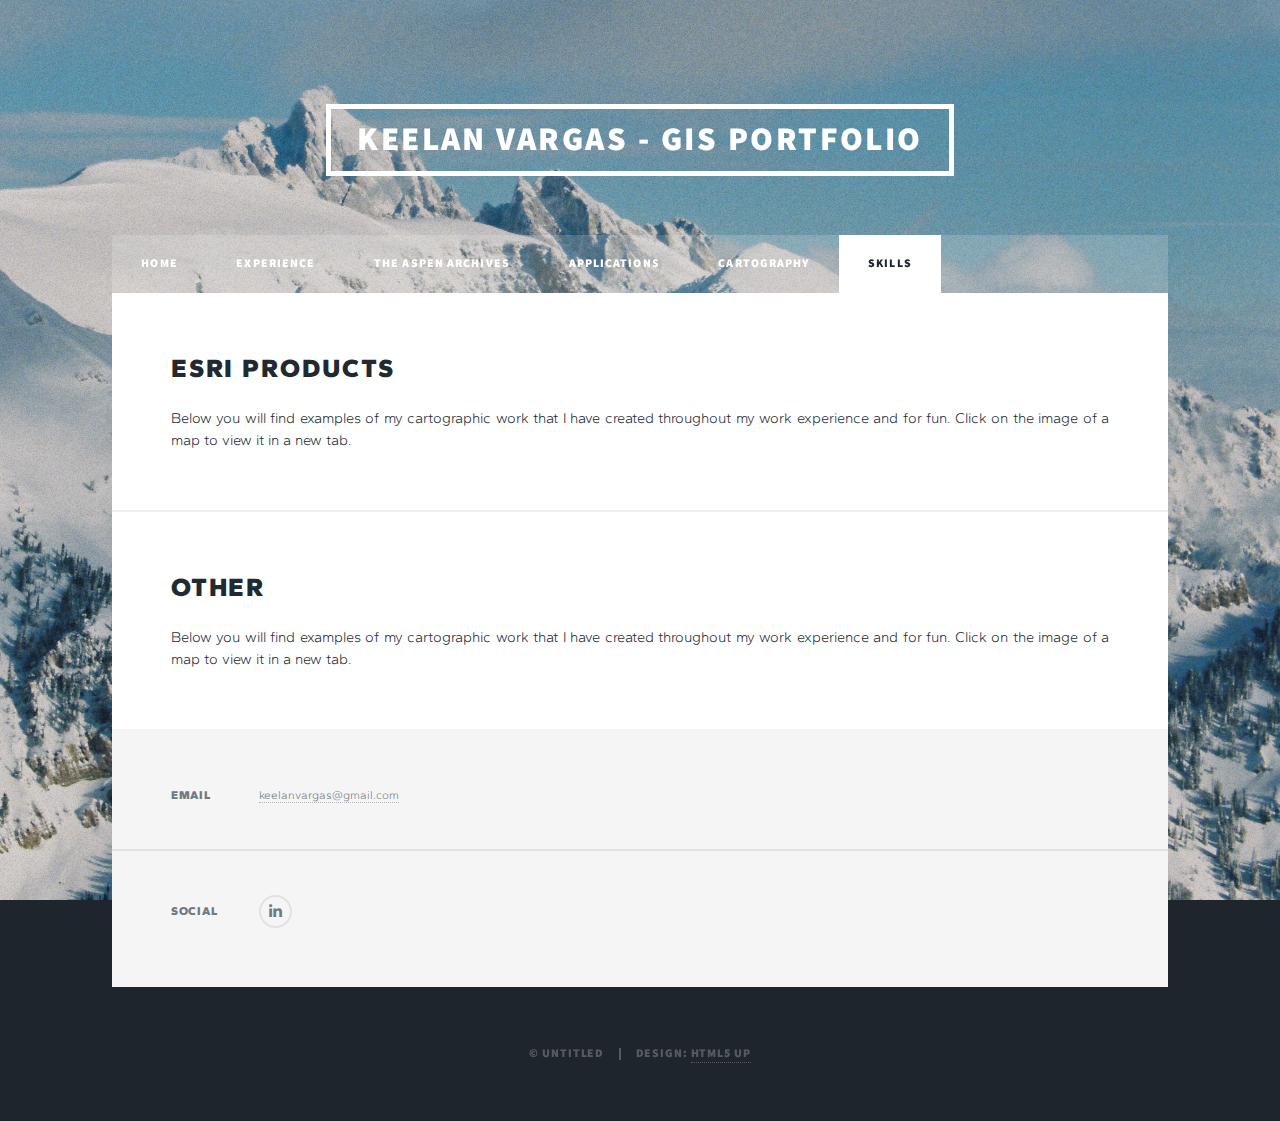
<file: documentation.html>
<!DOCTYPE HTML>
<!--
	Massively by HTML5 UP
	html5up.net | @ajlkn
	Free for personal and commercial use under the CCA 3.0 license (html5up.net/license)
-->
<html>
	<head>
		<title>GIS Experience - Keelan Vargas</title>
		<meta charset="utf-8" />
		<meta name="viewport" content="width=device-width, initial-scale=1, user-scalable=no" />
		<link rel="stylesheet" href="assets/css/main.css" />
		<noscript><link rel="stylesheet" href="assets/css/noscript.css" /></noscript>
	</head>
	<body class="is-preload">

		<!-- Wrapper -->
			<div id="wrapper">

				<!-- Header -->
					<header id="header">
						<a href="index.html" class="logo">Keelan Vargas - GIS Portfolio</a>
					</header>

				<!-- Nav -->
					<nav id="nav">
						<ul class="links">
							<li><a href="index.html">Home</a></li>
							<li><a href="experience.html">Experience</a></li>
							<li><a href="aspen.html">The Aspen Archives</a></li>
							<li><a href="apps.html">Applications</a></li>
							<li><a href="cartography.html">Cartography</a></li>
							<li class="active"><a href="skills.html">Skills</a></li>
						</ul>
					</nav>

				<!-- Main -->
					<div id="main">

						<div>
							<h2>Esri Products</h2>
						<p>Below you will find examples of my cartographic work that I have created throughout my work experience and for fun. Click on 
							the image of a map to view it in a new tab. 
						</p>
						</div>

						<div>
							<h2>Other</h2>
						<p>Below you will find examples of my cartographic work that I have created throughout my work experience and for fun. Click on 
							the image of a map to view it in a new tab. 
						</p>
						</div>
				
				
					</div>

				<!-- Footer -->
				<footer id="footer">
					<section class="split contact">
						<section>
							<h3>Email</h3>
							<p><a href="mailto:keelanvargas@gmail.com">keelanvargas@gmail.com</a></p>
						</section>
						<section>
							<h3>Social</h3>
							<ul class="icons alt">
								<li><a href="https://www.linkedin.com/in/keelanvargas/" class="icon brands alt fa-linkedin-in"><span class="label">LinkedIn</span></a></li>
							</ul>
						</section>
					</section>
				</footer>

				<!-- Copyright -->
					<div id="copyright">
						<ul><li>&copy; Untitled</li><li>Design: <a href="https://html5up.net">HTML5 UP</a></li></ul>
					</div>

			</div>

		<!-- Scripts -->
			<script src="assets/js/jquery.min.js"></script>
			<script src="assets/js/jquery.scrollex.min.js"></script>
			<script src="assets/js/jquery.scrolly.min.js"></script>
			<script src="assets/js/browser.min.js"></script>
			<script src="assets/js/breakpoints.min.js"></script>
			<script src="assets/js/util.js"></script>
			<script src="assets/js/main.js"></script>

	</body>
</html>
</file>
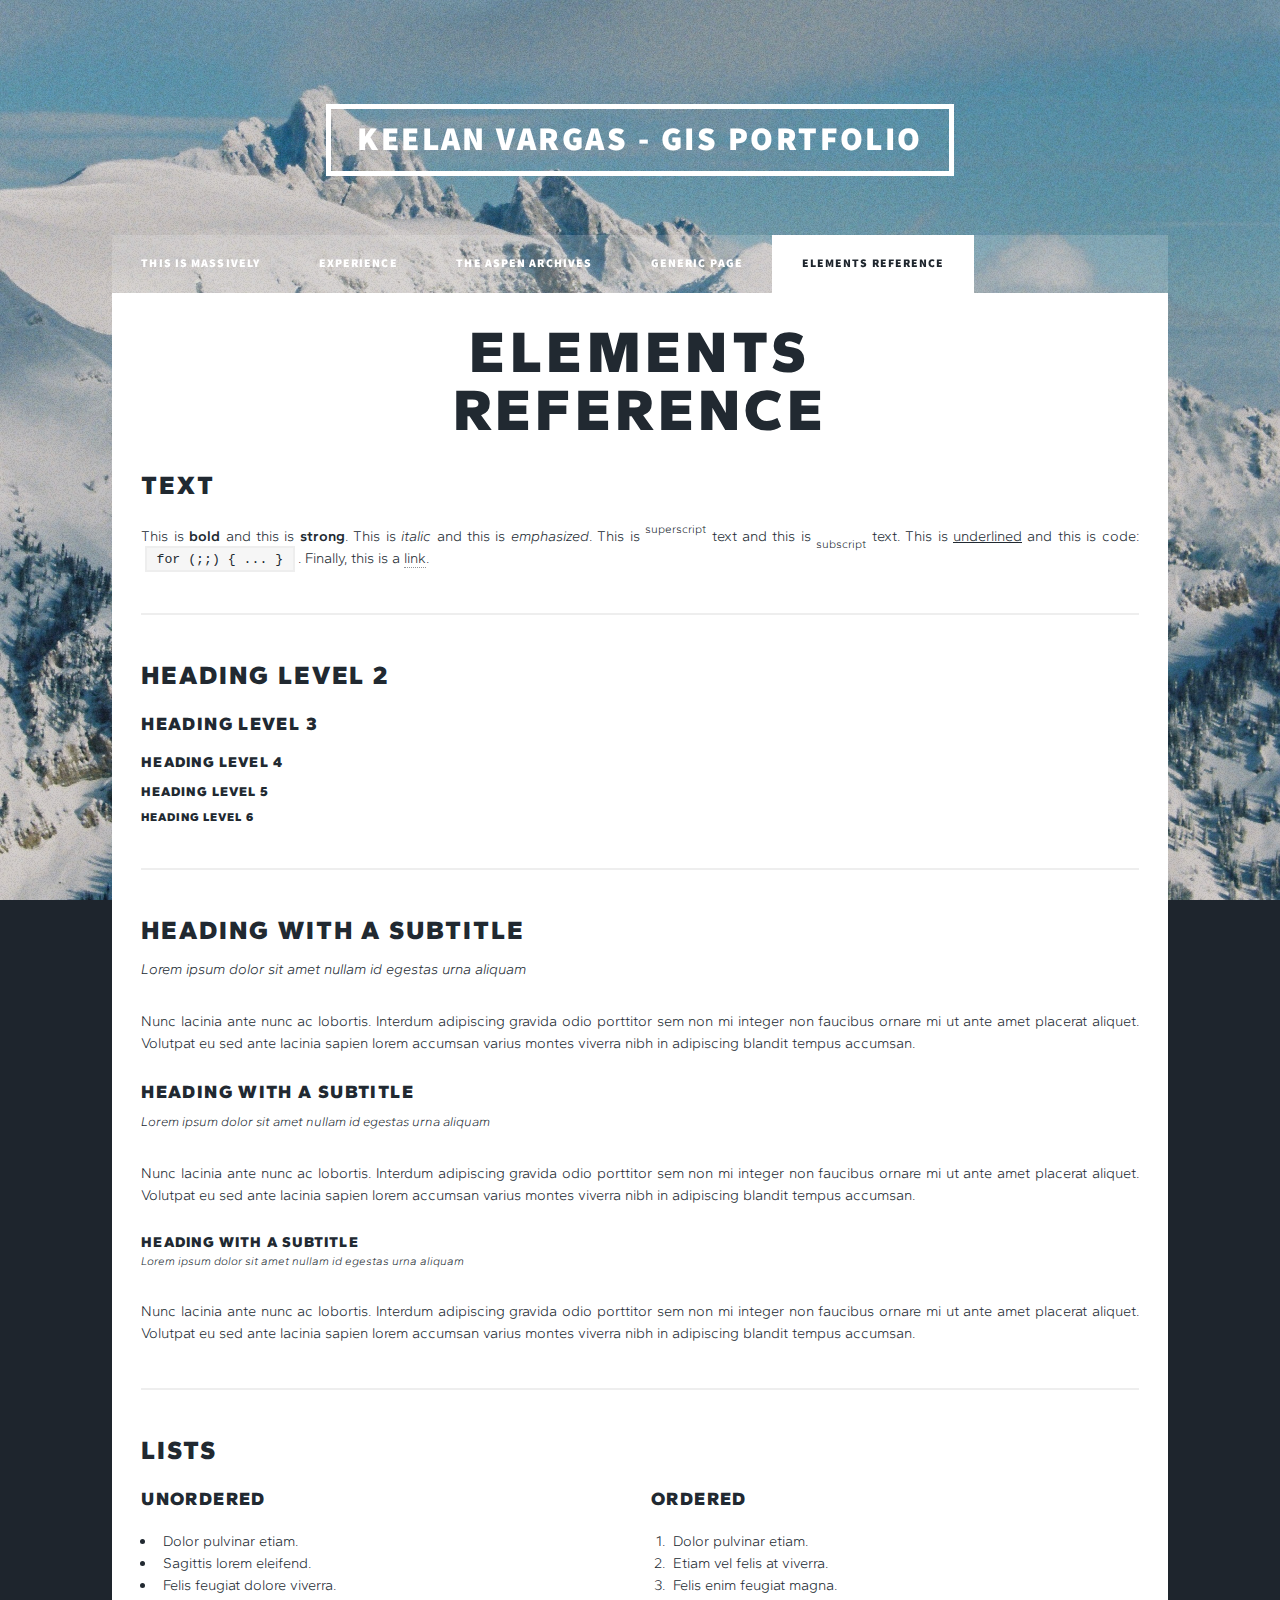
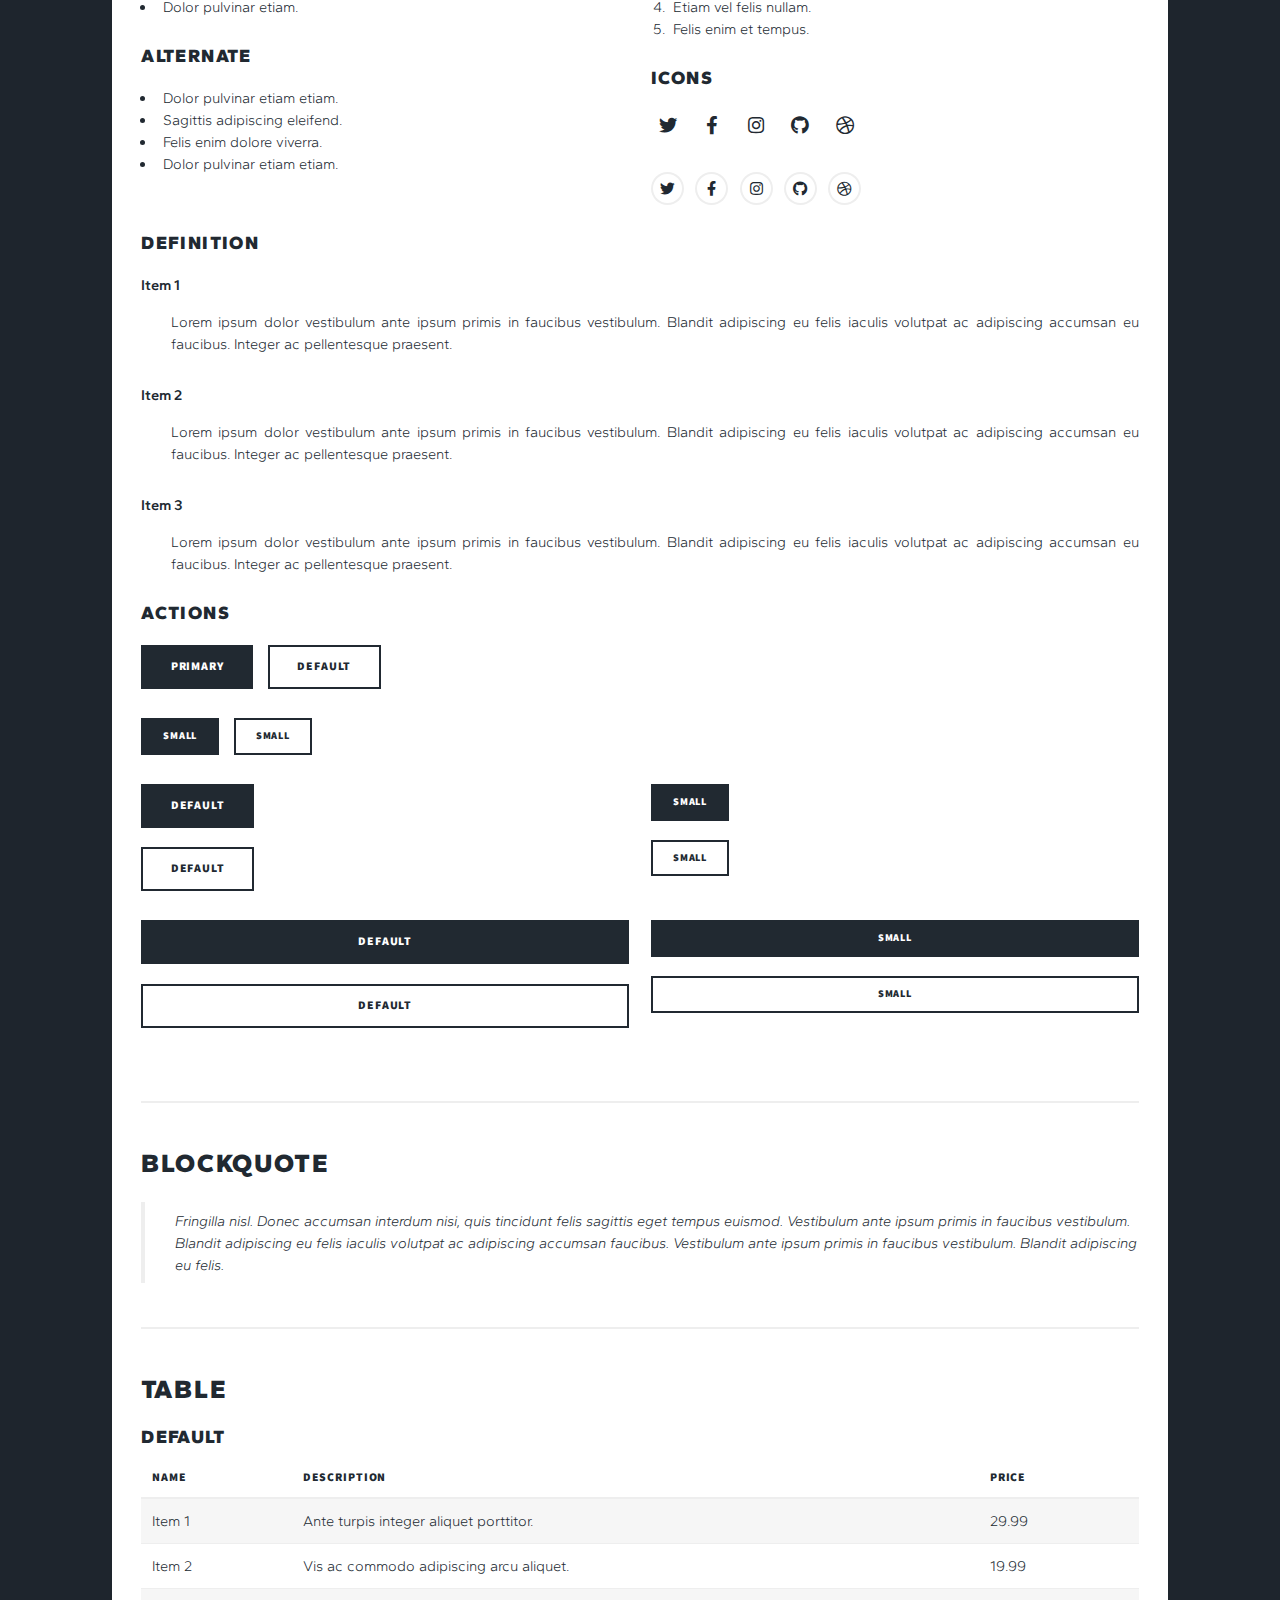
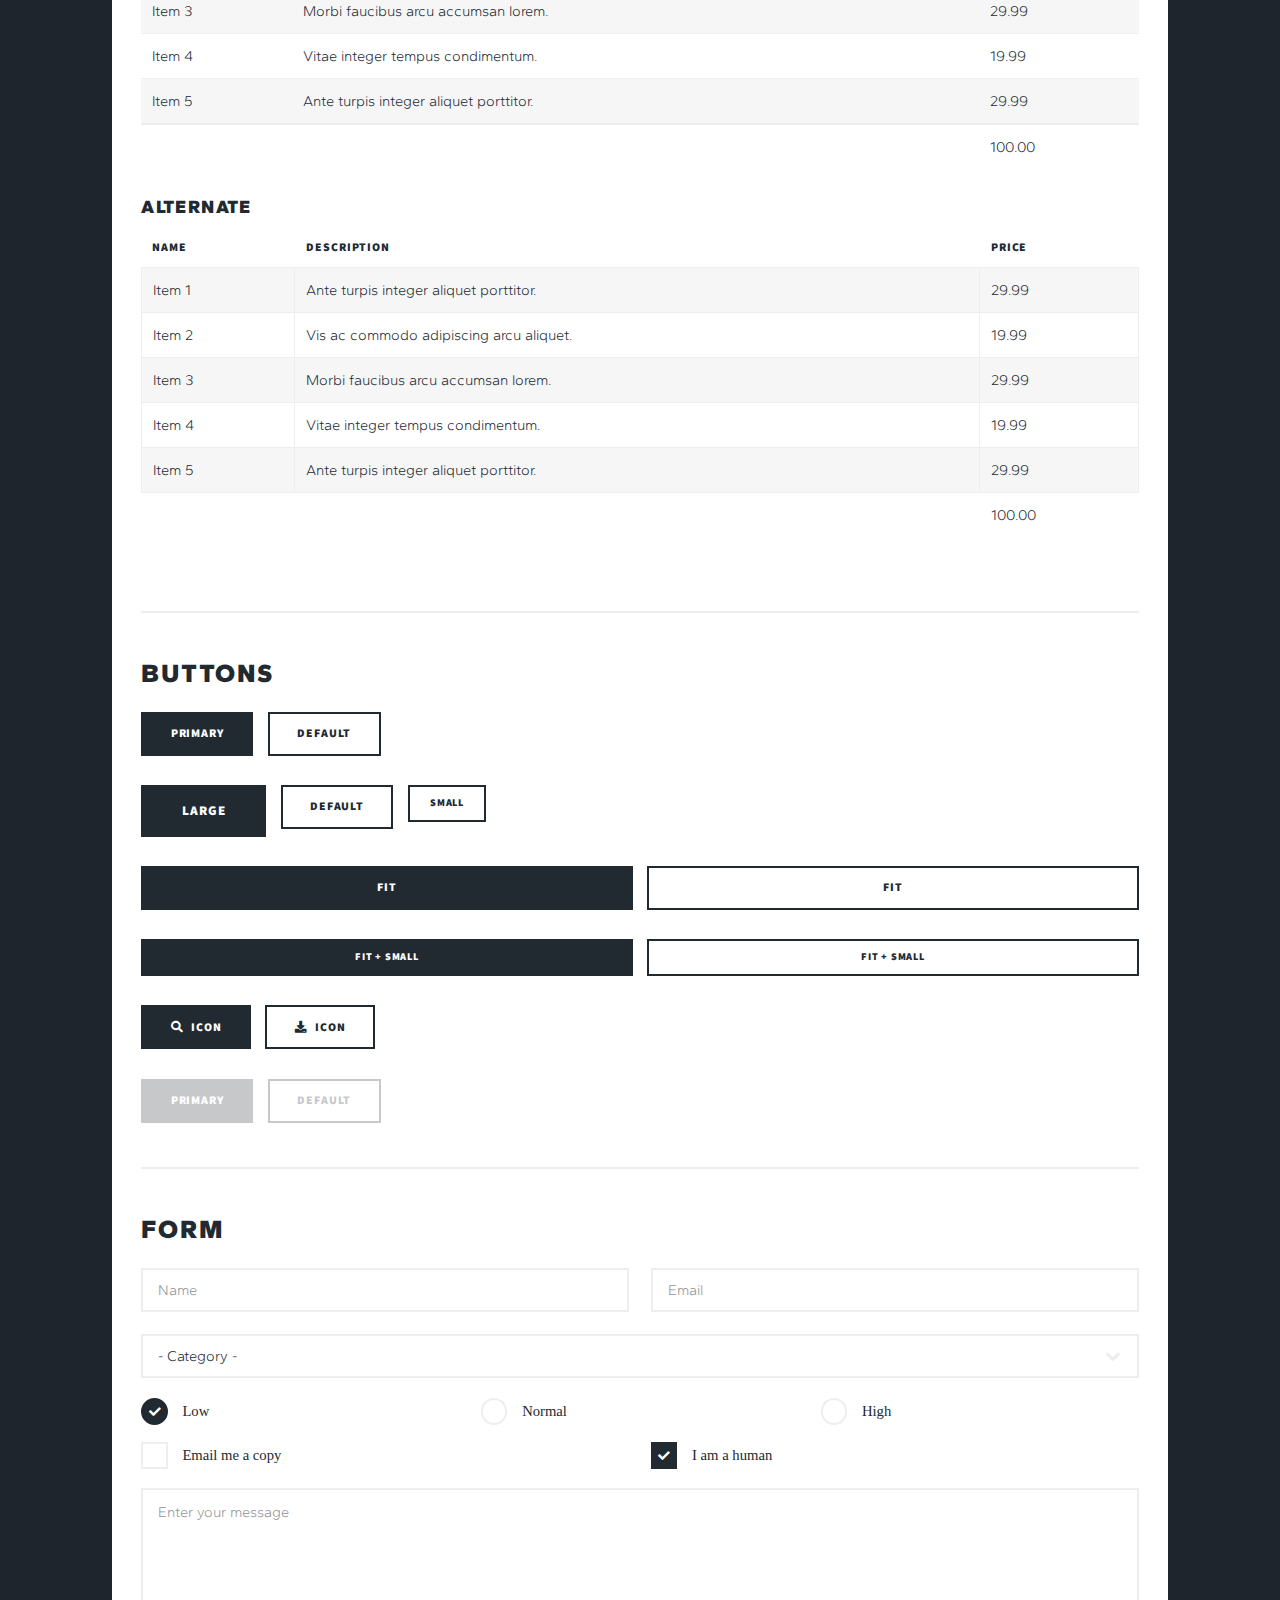
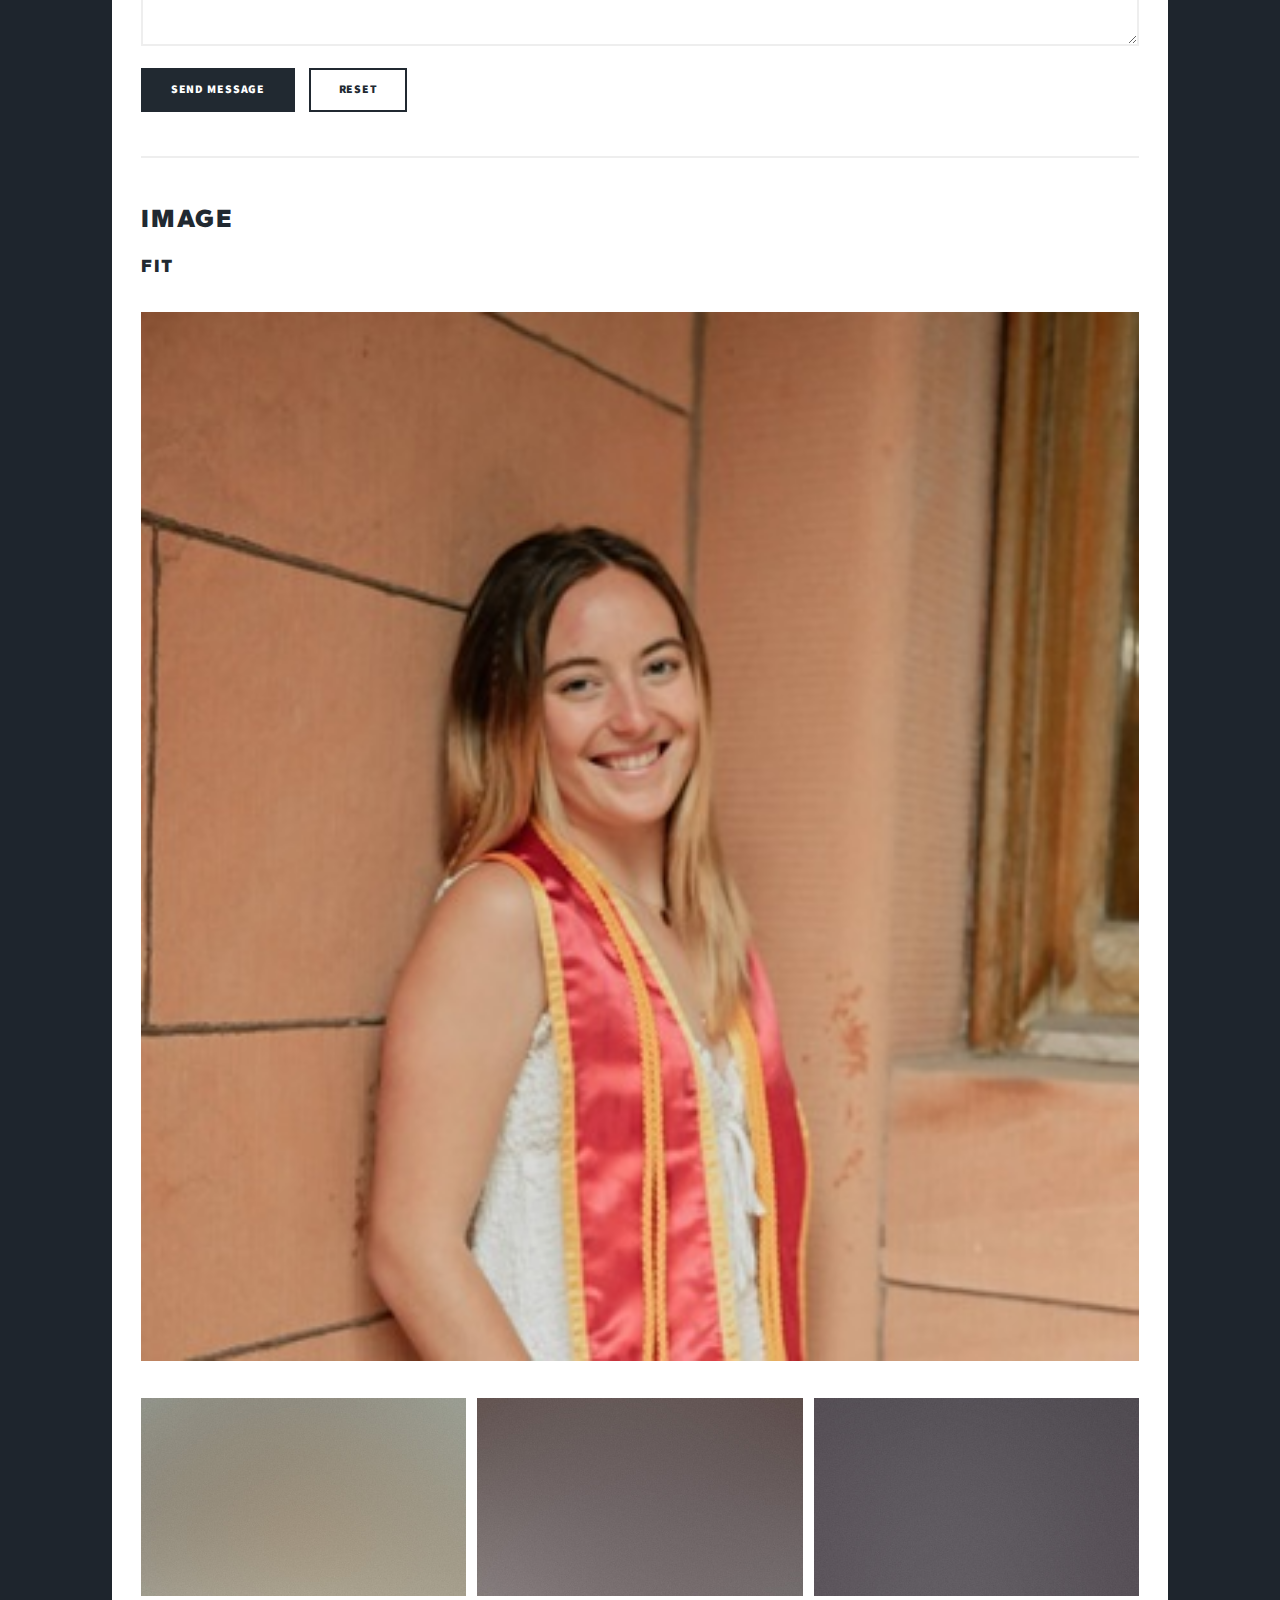
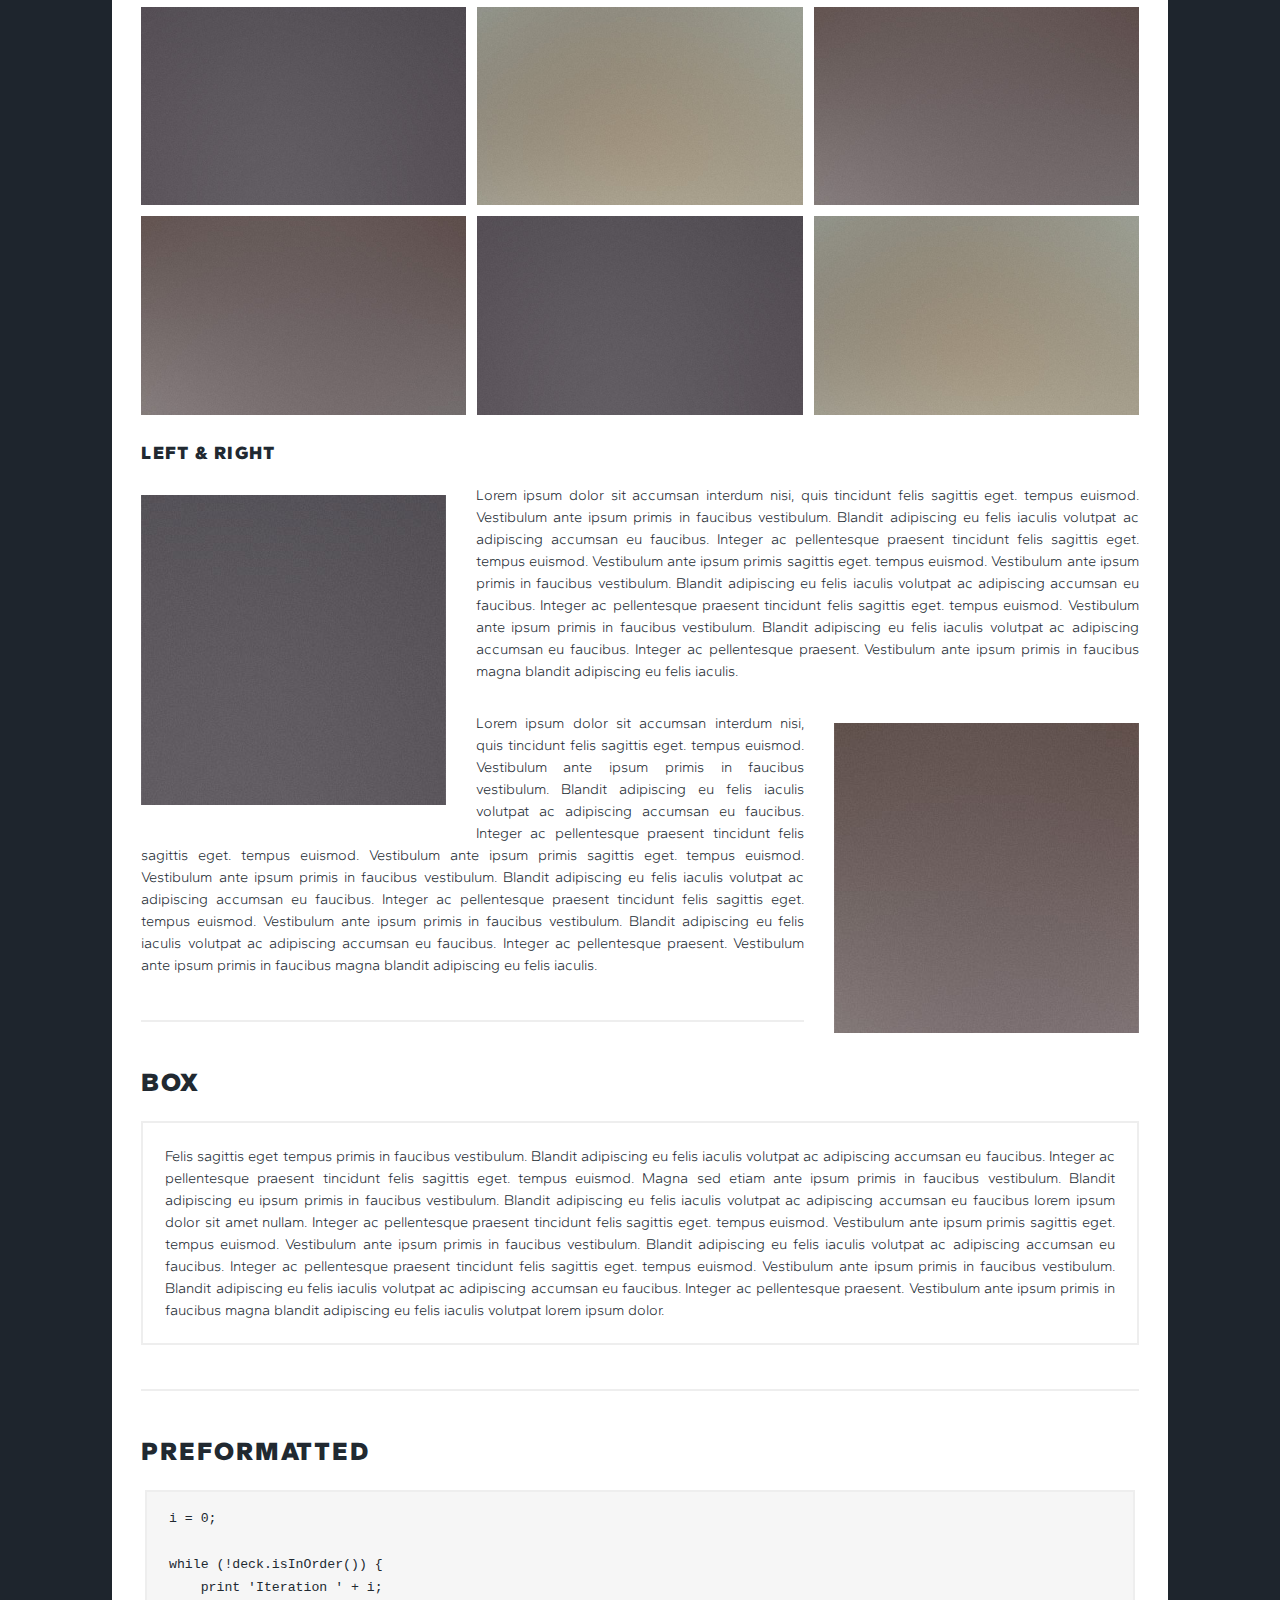
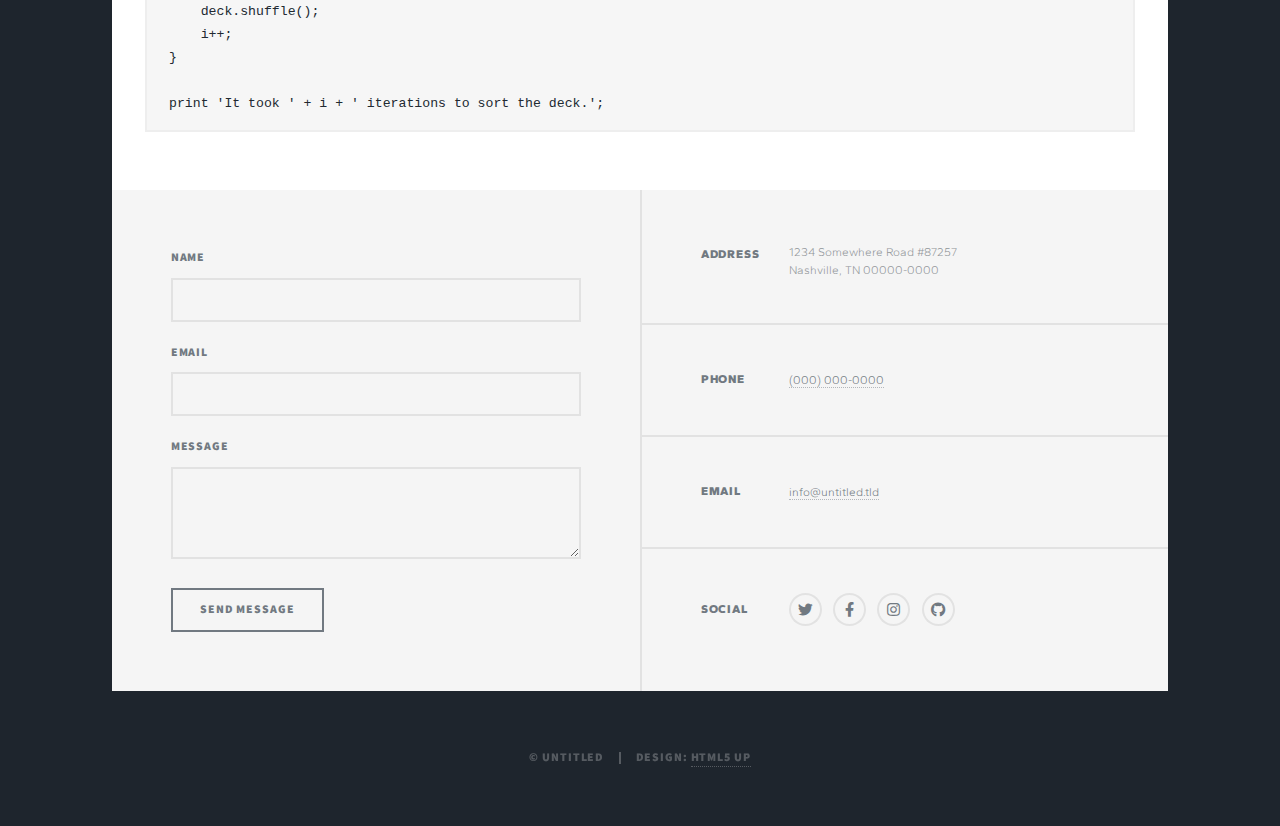
<file: elements.html>
<!DOCTYPE HTML>
<!--
	Massively by HTML5 UP
	html5up.net | @ajlkn
	Free for personal and commercial use under the CCA 3.0 license (html5up.net/license)
-->
<html>
	<head>
		<title>GIS Portfolio - Keelan Vargas</title>
		<meta charset="utf-8" />
		<meta name="viewport" content="width=device-width, initial-scale=1, user-scalable=no" />
		<link rel="stylesheet" href="assets/css/main.css" />
		<noscript><link rel="stylesheet" href="assets/css/noscript.css" /></noscript>
	</head>
	<body class="is-preload">

		<!-- Wrapper -->
			<div id="wrapper">

				<!-- Header -->
					<header id="header">
						<a href="index.html" class="logo">Keelan Vargas - GIS Portfolio</a>
					</header>

				<!-- Nav -->
					<nav id="nav">
						<ul class="links">
							<li><a href="index.html">This is Massively</a></li>
							<li><a href="experience.html">Experience</a></li>
							<li><a href="aspen.html">The Aspen Archives</a></li>
							<li><a href="generic.html">Generic Page</a></li>
							<li class="active"><a href="elements.html">Elements Reference</a></li>
						</ul>
					</nav>

				<!-- Main -->
					<div id="main">

						<!-- Post -->
							<section class="post">
								<header class="major">
									<h1>Elements<br />
									Reference</h1>
								</header>

								<!-- Text stuff -->
									<h2>Text</h2>
									<p>This is <b>bold</b> and this is <strong>strong</strong>. This is <i>italic</i> and this is <em>emphasized</em>.
									This is <sup>superscript</sup> text and this is <sub>subscript</sub> text.
									This is <u>underlined</u> and this is code: <code>for (;;) { ... }</code>.
									Finally, this is a <a href="#">link</a>.</p>
									<hr />
									<h2>Heading Level 2</h2>
									<h3>Heading Level 3</h3>
									<h4>Heading Level 4</h4>
									<h5>Heading Level 5</h5>
									<h6>Heading Level 6</h6>
									<hr />
									<header>
										<h2>Heading with a Subtitle</h2>
										<p>Lorem ipsum dolor sit amet nullam id egestas urna aliquam</p>
									</header>
									<p>Nunc lacinia ante nunc ac lobortis. Interdum adipiscing gravida odio porttitor sem non mi integer non faucibus ornare mi ut ante amet placerat aliquet. Volutpat eu sed ante lacinia sapien lorem accumsan varius montes viverra nibh in adipiscing blandit tempus accumsan.</p>
									<header>
										<h3>Heading with a Subtitle</h3>
										<p>Lorem ipsum dolor sit amet nullam id egestas urna aliquam</p>
									</header>
									<p>Nunc lacinia ante nunc ac lobortis. Interdum adipiscing gravida odio porttitor sem non mi integer non faucibus ornare mi ut ante amet placerat aliquet. Volutpat eu sed ante lacinia sapien lorem accumsan varius montes viverra nibh in adipiscing blandit tempus accumsan.</p>
									<header>
										<h4>Heading with a Subtitle</h4>
										<p>Lorem ipsum dolor sit amet nullam id egestas urna aliquam</p>
									</header>
									<p>Nunc lacinia ante nunc ac lobortis. Interdum adipiscing gravida odio porttitor sem non mi integer non faucibus ornare mi ut ante amet placerat aliquet. Volutpat eu sed ante lacinia sapien lorem accumsan varius montes viverra nibh in adipiscing blandit tempus accumsan.</p>

									<hr />

								<!-- Lists -->
									<h2>Lists</h2>
									<div class="row">
										<div class="col-6 col-12-small">

											<h3>Unordered</h3>
											<ul>
												<li>Dolor pulvinar etiam.</li>
												<li>Sagittis lorem eleifend.</li>
												<li>Felis feugiat dolore viverra.</li>
												<li>Dolor pulvinar etiam.</li>
											</ul>

											<h3>Alternate</h3>
											<ul class="alt">
												<li>Dolor pulvinar etiam etiam.</li>
												<li>Sagittis adipiscing eleifend.</li>
												<li>Felis enim dolore viverra.</li>
												<li>Dolor pulvinar etiam etiam.</li>
											</ul>

										</div>
										<div class="col-6 col-12-small">

											<h3>Ordered</h3>
											<ol>
												<li>Dolor pulvinar etiam.</li>
												<li>Etiam vel felis at viverra.</li>
												<li>Felis enim feugiat magna.</li>
												<li>Etiam vel felis nullam.</li>
												<li>Felis enim et tempus.</li>
											</ol>

											<h3>Icons</h3>
											<ul class="icons">
												<li><a href="#" class="icon brands fa-twitter"><span class="label">Twitter</span></a></li>
												<li><a href="#" class="icon brands fa-facebook-f"><span class="label">Facebook</span></a></li>
												<li><a href="#" class="icon brands fa-instagram"><span class="label">Instagram</span></a></li>
												<li><a href="#" class="icon brands fa-github"><span class="label">Github</span></a></li>
												<li><a href="#" class="icon brands fa-dribbble"><span class="label">Dribbble</span></a></li>
											</ul>
											<ul class="icons alt">
												<li><a href="#" class="icon brands alt fa-twitter"><span class="label">Twitter</span></a></li>
												<li><a href="#" class="icon brands alt fa-facebook-f"><span class="label">Facebook</span></a></li>
												<li><a href="#" class="icon brands alt fa-instagram"><span class="label">Instagram</span></a></li>
												<li><a href="#" class="icon brands alt fa-github"><span class="label">Github</span></a></li>
												<li><a href="#" class="icon brands alt fa-dribbble"><span class="label">Dribbble</span></a></li>
											</ul>

										</div>
									</div>
									<h3>Definition</h3>
									<dl>
										<dt>Item 1</dt>
										<dd>
											<p>Lorem ipsum dolor vestibulum ante ipsum primis in faucibus vestibulum. Blandit adipiscing eu felis iaculis volutpat ac adipiscing accumsan eu faucibus. Integer ac pellentesque praesent.</p>
										</dd>
										<dt>Item 2</dt>
										<dd>
											<p>Lorem ipsum dolor vestibulum ante ipsum primis in faucibus vestibulum. Blandit adipiscing eu felis iaculis volutpat ac adipiscing accumsan eu faucibus. Integer ac pellentesque praesent.</p>
										</dd>
										<dt>Item 3</dt>
										<dd>
											<p>Lorem ipsum dolor vestibulum ante ipsum primis in faucibus vestibulum. Blandit adipiscing eu felis iaculis volutpat ac adipiscing accumsan eu faucibus. Integer ac pellentesque praesent.</p>
										</dd>
									</dl>

									<h3>Actions</h3>
									<ul class="actions">
										<li><a href="#" class="button primary">Primary</a></li>
										<li><a href="#" class="button">Default</a></li>
									</ul>
									<ul class="actions small">
										<li><a href="#" class="button primary small">Small</a></li>
										<li><a href="#" class="button small">Small</a></li>
									</ul>
									<div class="row">
										<div class="col-6 col-12-small">
											<ul class="actions stacked">
												<li><a href="#" class="button primary">Default</a></li>
												<li><a href="#" class="button">Default</a></li>
											</ul>
										</div>
										<div class="col-6 col-12-small">
											<ul class="actions stacked">
												<li><a href="#" class="button primary small">Small</a></li>
												<li><a href="#" class="button small">Small</a></li>
											</ul>
										</div>
									</div>
									<div class="row">
										<div class="col-6 col-12-small">
											<ul class="actions stacked">
												<li><a href="#" class="button primary fit">Default</a></li>
												<li><a href="#" class="button fit">Default</a></li>
											</ul>
										</div>
										<div class="col-6 col-12-small">
											<ul class="actions stacked">
												<li><a href="#" class="button primary small fit">Small</a></li>
												<li><a href="#" class="button small fit">Small</a></li>
											</ul>
										</div>
									</div>

									<hr />

								<!-- Blockquote -->
									<h2>Blockquote</h2>
									<blockquote>Fringilla nisl. Donec accumsan interdum nisi, quis tincidunt felis sagittis eget tempus euismod. Vestibulum ante ipsum primis in faucibus vestibulum. Blandit adipiscing eu felis iaculis volutpat ac adipiscing accumsan faucibus. Vestibulum ante ipsum primis in faucibus vestibulum. Blandit adipiscing eu felis.</blockquote>

									<hr />

								<!-- Table -->
									<h2>Table</h2>

									<h3>Default</h3>
									<div class="table-wrapper">
										<table>
											<thead>
												<tr>
													<th>Name</th>
													<th>Description</th>
													<th>Price</th>
												</tr>
											</thead>
											<tbody>
												<tr>
													<td>Item 1</td>
													<td>Ante turpis integer aliquet porttitor.</td>
													<td>29.99</td>
												</tr>
												<tr>
													<td>Item 2</td>
													<td>Vis ac commodo adipiscing arcu aliquet.</td>
													<td>19.99</td>
												</tr>
												<tr>
													<td>Item 3</td>
													<td> Morbi faucibus arcu accumsan lorem.</td>
													<td>29.99</td>
												</tr>
												<tr>
													<td>Item 4</td>
													<td>Vitae integer tempus condimentum.</td>
													<td>19.99</td>
												</tr>
												<tr>
													<td>Item 5</td>
													<td>Ante turpis integer aliquet porttitor.</td>
													<td>29.99</td>
												</tr>
											</tbody>
											<tfoot>
												<tr>
													<td colspan="2"></td>
													<td>100.00</td>
												</tr>
											</tfoot>
										</table>
									</div>

									<h3>Alternate</h3>
									<div class="table-wrapper">
										<table class="alt">
											<thead>
												<tr>
													<th>Name</th>
													<th>Description</th>
													<th>Price</th>
												</tr>
											</thead>
											<tbody>
												<tr>
													<td>Item 1</td>
													<td>Ante turpis integer aliquet porttitor.</td>
													<td>29.99</td>
												</tr>
												<tr>
													<td>Item 2</td>
													<td>Vis ac commodo adipiscing arcu aliquet.</td>
													<td>19.99</td>
												</tr>
												<tr>
													<td>Item 3</td>
													<td> Morbi faucibus arcu accumsan lorem.</td>
													<td>29.99</td>
												</tr>
												<tr>
													<td>Item 4</td>
													<td>Vitae integer tempus condimentum.</td>
													<td>19.99</td>
												</tr>
												<tr>
													<td>Item 5</td>
													<td>Ante turpis integer aliquet porttitor.</td>
													<td>29.99</td>
												</tr>
											</tbody>
											<tfoot>
												<tr>
													<td colspan="2"></td>
													<td>100.00</td>
												</tr>
											</tfoot>
										</table>
									</div>

									<hr />

								<!-- Buttons -->
									<h2>Buttons</h2>
									<ul class="actions">
										<li><a href="#" class="button primary">Primary</a></li>
										<li><a href="#" class="button">Default</a></li>
									</ul>
									<ul class="actions">
										<li><a href="#" class="button primary large">Large</a></li>
										<li><a href="#" class="button">Default</a></li>
										<li><a href="#" class="button small">Small</a></li>
									</ul>
									<ul class="actions fit">
										<li><a href="#" class="button primary fit">Fit</a></li>
										<li><a href="#" class="button fit">Fit</a></li>
									</ul>
									<ul class="actions fit small">
										<li><a href="#" class="button primary fit small">Fit + Small</a></li>
										<li><a href="#" class="button fit small">Fit + Small</a></li>
									</ul>
									<ul class="actions">
										<li><a href="#" class="button primary icon solid fa-search">Icon</a></li>
										<li><a href="#" class="button icon solid fa-download">Icon</a></li>
									</ul>
									<ul class="actions">
										<li><span class="button primary disabled">Primary</span></li>
										<li><span class="button disabled">Default</span></li>
									</ul>

									<hr />

								<!-- Form -->
									<h2>Form</h2>

									<form method="post" action="#">
										<div class="row gtr-uniform">
											<div class="col-6 col-12-xsmall">
												<input type="text" name="demo-name" id="demo-name" value="" placeholder="Name" />
											</div>
											<div class="col-6 col-12-xsmall">
												<input type="email" name="demo-email" id="demo-email" value="" placeholder="Email" />
											</div>
											<!-- Break -->
											<div class="col-12">
												<select name="demo-category" id="demo-category">
													<option value="">- Category -</option>
													<option value="1">Manufacturing</option>
													<option value="1">Shipping</option>
													<option value="1">Administration</option>
													<option value="1">Human Resources</option>
												</select>
											</div>
											<!-- Break -->
											<div class="col-4 col-12-small">
												<input type="radio" id="demo-priority-low" name="demo-priority" checked>
												<label for="demo-priority-low">Low</label>
											</div>
											<div class="col-4 col-12-small">
												<input type="radio" id="demo-priority-normal" name="demo-priority">
												<label for="demo-priority-normal">Normal</label>
											</div>
											<div class="col-4 col-12-small">
												<input type="radio" id="demo-priority-high" name="demo-priority">
												<label for="demo-priority-high">High</label>
											</div>
											<!-- Break -->
											<div class="col-6 col-12-small">
												<input type="checkbox" id="demo-copy" name="demo-copy">
												<label for="demo-copy">Email me a copy</label>
											</div>
											<div class="col-6 col-12-small">
												<input type="checkbox" id="demo-human" name="demo-human" checked>
												<label for="demo-human">I am a human</label>
											</div>
											<!-- Break -->
											<div class="col-12">
												<textarea name="demo-message" id="demo-message" placeholder="Enter your message" rows="6"></textarea>
											</div>
											<!-- Break -->
											<div class="col-12">
												<ul class="actions">
													<li><input type="submit" value="Send Message" class="primary" /></li>
													<li><input type="reset" value="Reset" /></li>
												</ul>
											</div>
										</div>
									</form>

									<hr />

								<!-- Image -->
									<h2>Image</h2>

									<h3>Fit</h3>
									<span class="image fit"><img src="images/pic01.jpg" alt="" /></span>
									<div class="box alt">
										<div class="row gtr-50 gtr-uniform">
											<div class="col-4"><span class="image fit"><img src="images/pic02.jpg" alt="" /></span></div>
											<div class="col-4"><span class="image fit"><img src="images/pic03.jpg" alt="" /></span></div>
											<div class="col-4"><span class="image fit"><img src="images/pic04.jpg" alt="" /></span></div>
											<!-- Break -->
											<div class="col-4"><span class="image fit"><img src="images/pic04.jpg" alt="" /></span></div>
											<div class="col-4"><span class="image fit"><img src="images/pic02.jpg" alt="" /></span></div>
											<div class="col-4"><span class="image fit"><img src="images/pic03.jpg" alt="" /></span></div>
											<!-- Break -->
											<div class="col-4"><span class="image fit"><img src="images/pic03.jpg" alt="" /></span></div>
											<div class="col-4"><span class="image fit"><img src="images/pic04.jpg" alt="" /></span></div>
											<div class="col-4"><span class="image fit"><img src="images/pic02.jpg" alt="" /></span></div>
										</div>
									</div>

									<h3>Left &amp; Right</h3>
									<p><span class="image left"><img src="images/pic08.jpg" alt="" /></span>Lorem ipsum dolor sit accumsan interdum nisi, quis tincidunt felis sagittis eget. tempus euismod. Vestibulum ante ipsum primis in faucibus vestibulum. Blandit adipiscing eu felis iaculis volutpat ac adipiscing accumsan eu faucibus. Integer ac pellentesque praesent tincidunt felis sagittis eget. tempus euismod. Vestibulum ante ipsum primis sagittis eget. tempus euismod. Vestibulum ante ipsum primis in faucibus vestibulum. Blandit adipiscing eu felis iaculis volutpat ac adipiscing accumsan eu faucibus. Integer ac pellentesque praesent tincidunt felis sagittis eget. tempus euismod. Vestibulum ante ipsum primis in faucibus vestibulum. Blandit adipiscing eu felis iaculis volutpat ac adipiscing accumsan eu faucibus. Integer ac pellentesque praesent. Vestibulum ante ipsum primis in faucibus magna blandit adipiscing eu felis iaculis.</p>
									<p><span class="image right"><img src="images/pic09.jpg" alt="" /></span>Lorem ipsum dolor sit accumsan interdum nisi, quis tincidunt felis sagittis eget. tempus euismod. Vestibulum ante ipsum primis in faucibus vestibulum. Blandit adipiscing eu felis iaculis volutpat ac adipiscing accumsan eu faucibus. Integer ac pellentesque praesent tincidunt felis sagittis eget. tempus euismod. Vestibulum ante ipsum primis sagittis eget. tempus euismod. Vestibulum ante ipsum primis in faucibus vestibulum. Blandit adipiscing eu felis iaculis volutpat ac adipiscing accumsan eu faucibus. Integer ac pellentesque praesent tincidunt felis sagittis eget. tempus euismod. Vestibulum ante ipsum primis in faucibus vestibulum. Blandit adipiscing eu felis iaculis volutpat ac adipiscing accumsan eu faucibus. Integer ac pellentesque praesent. Vestibulum ante ipsum primis in faucibus magna blandit adipiscing eu felis iaculis.</p>

									<hr />

								<!-- Box -->
									<h2>Box</h2>
									<div class="box">
										<p>Felis sagittis eget tempus primis in faucibus vestibulum. Blandit adipiscing eu felis iaculis volutpat ac adipiscing accumsan eu faucibus. Integer ac pellentesque praesent tincidunt felis sagittis eget. tempus euismod. Magna sed etiam ante ipsum primis in faucibus vestibulum. Blandit adipiscing eu ipsum primis in faucibus vestibulum. Blandit adipiscing eu felis iaculis volutpat ac adipiscing accumsan eu faucibus lorem ipsum dolor sit amet nullam. Integer ac pellentesque praesent tincidunt felis sagittis eget. tempus euismod. Vestibulum ante ipsum primis sagittis eget. tempus euismod. Vestibulum ante ipsum primis in faucibus vestibulum. Blandit adipiscing eu felis iaculis volutpat ac adipiscing accumsan eu faucibus. Integer ac pellentesque praesent tincidunt felis sagittis eget. tempus euismod. Vestibulum ante ipsum primis in faucibus vestibulum. Blandit adipiscing eu felis iaculis volutpat ac adipiscing accumsan eu faucibus. Integer ac pellentesque praesent. Vestibulum ante ipsum primis in faucibus magna blandit adipiscing eu felis iaculis volutpat lorem ipsum dolor.</p>
									</div>

									<hr />

								<!-- Preformatted Code -->
									<h2>Preformatted</h2>
									<pre><code>i = 0;

while (!deck.isInOrder()) {
    print 'Iteration ' + i;
    deck.shuffle();
    i++;
}

print 'It took ' + i + ' iterations to sort the deck.';
</code></pre>

							</section>

					</div>

				<!-- Footer -->
					<footer id="footer">
						<section>
							<form method="post" action="#">
								<div class="fields">
									<div class="field">
										<label for="name">Name</label>
										<input type="text" name="name" id="name" />
									</div>
									<div class="field">
										<label for="email">Email</label>
										<input type="text" name="email" id="email" />
									</div>
									<div class="field">
										<label for="message">Message</label>
										<textarea name="message" id="message" rows="3"></textarea>
									</div>
								</div>
								<ul class="actions">
									<li><input type="submit" value="Send Message" /></li>
								</ul>
							</form>
						</section>
						<section class="split contact">
							<section class="alt">
								<h3>Address</h3>
								<p>1234 Somewhere Road #87257<br />
								Nashville, TN 00000-0000</p>
							</section>
							<section>
								<h3>Phone</h3>
								<p><a href="#">(000) 000-0000</a></p>
							</section>
							<section>
								<h3>Email</h3>
								<p><a href="#">info@untitled.tld</a></p>
							</section>
							<section>
								<h3>Social</h3>
								<ul class="icons alt">
									<li><a href="#" class="icon brands alt fa-twitter"><span class="label">Twitter</span></a></li>
									<li><a href="#" class="icon brands alt fa-facebook-f"><span class="label">Facebook</span></a></li>
									<li><a href="#" class="icon brands alt fa-instagram"><span class="label">Instagram</span></a></li>
									<li><a href="#" class="icon brands alt fa-github"><span class="label">GitHub</span></a></li>
								</ul>
							</section>
						</section>
					</footer>

				<!-- Copyright -->
					<div id="copyright">
						<ul><li>&copy; Untitled</li><li>Design: <a href="https://html5up.net">HTML5 UP</a></li></ul>
					</div>

			</div>

		<!-- Scripts -->
			<script src="assets/js/jquery.min.js"></script>
			<script src="assets/js/jquery.scrollex.min.js"></script>
			<script src="assets/js/jquery.scrolly.min.js"></script>
			<script src="assets/js/browser.min.js"></script>
			<script src="assets/js/breakpoints.min.js"></script>
			<script src="assets/js/util.js"></script>
			<script src="assets/js/main.js"></script>

	</body>
</html>
</file>
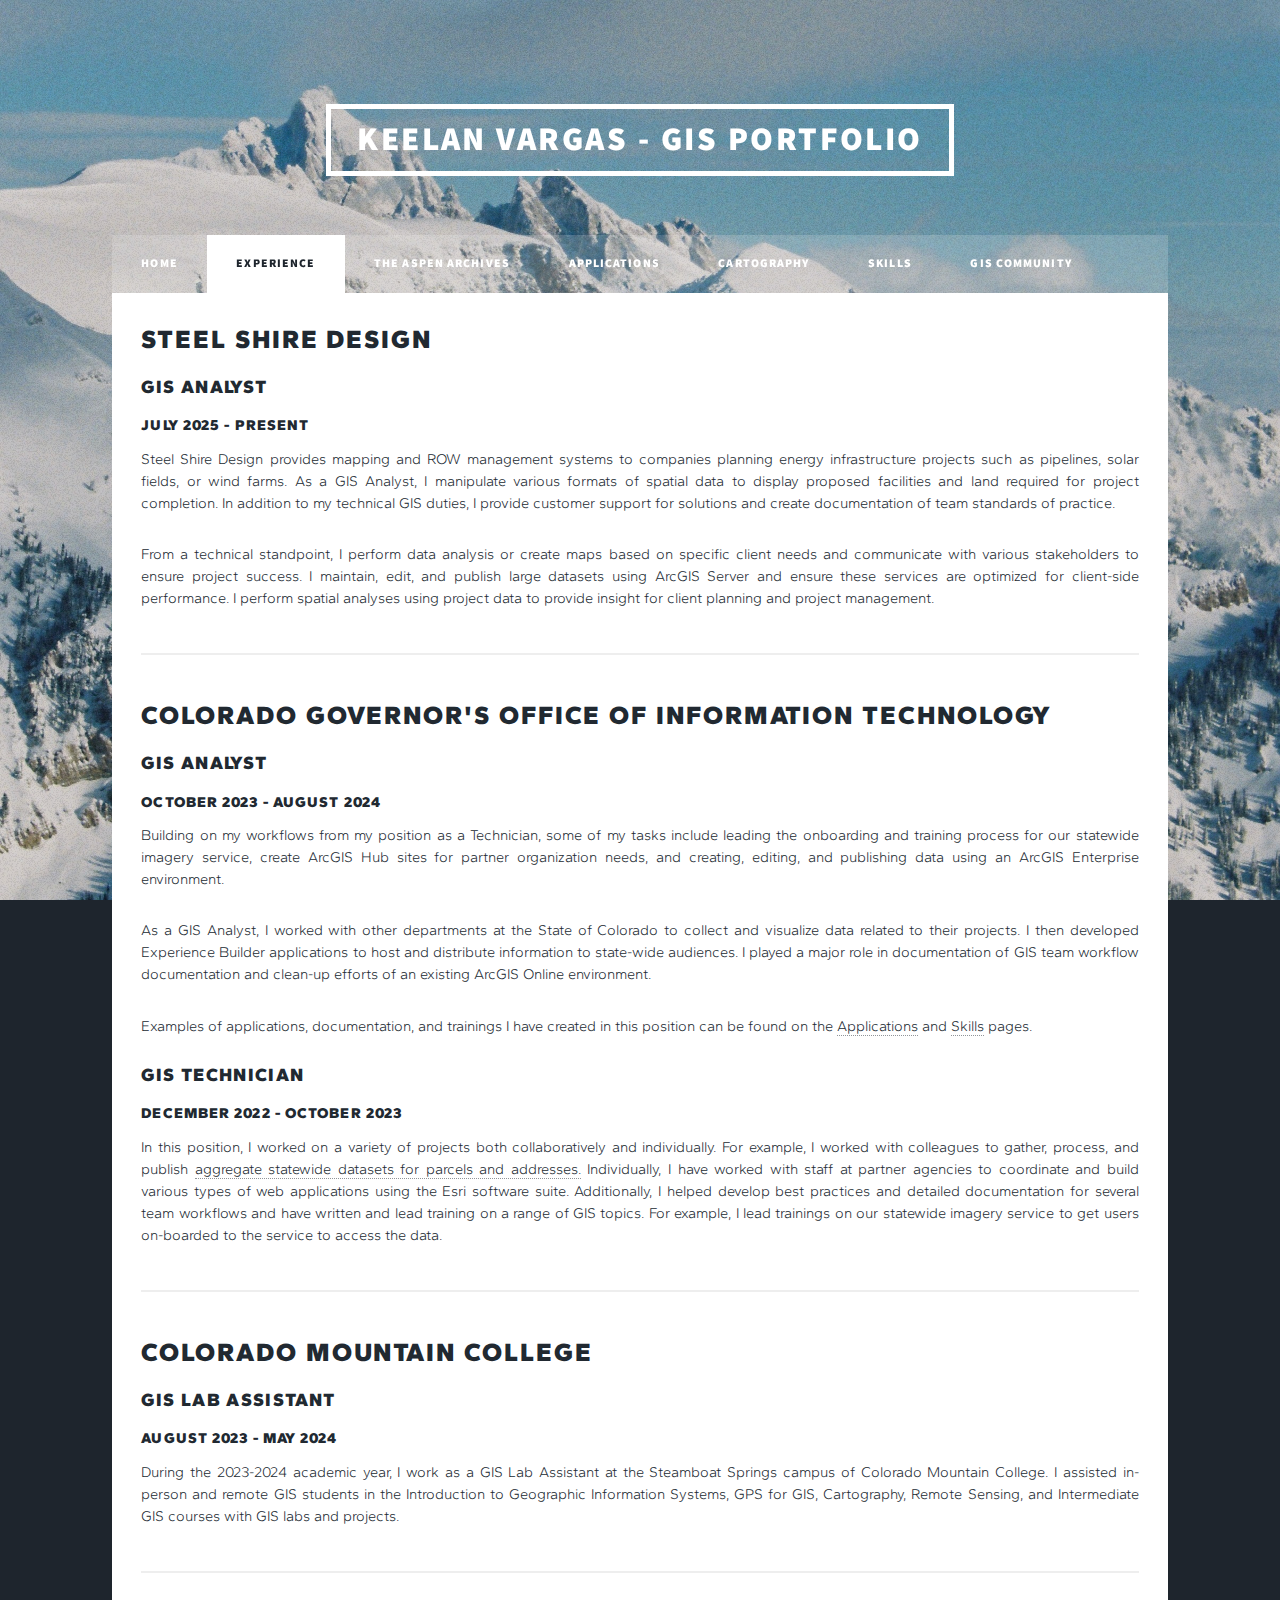
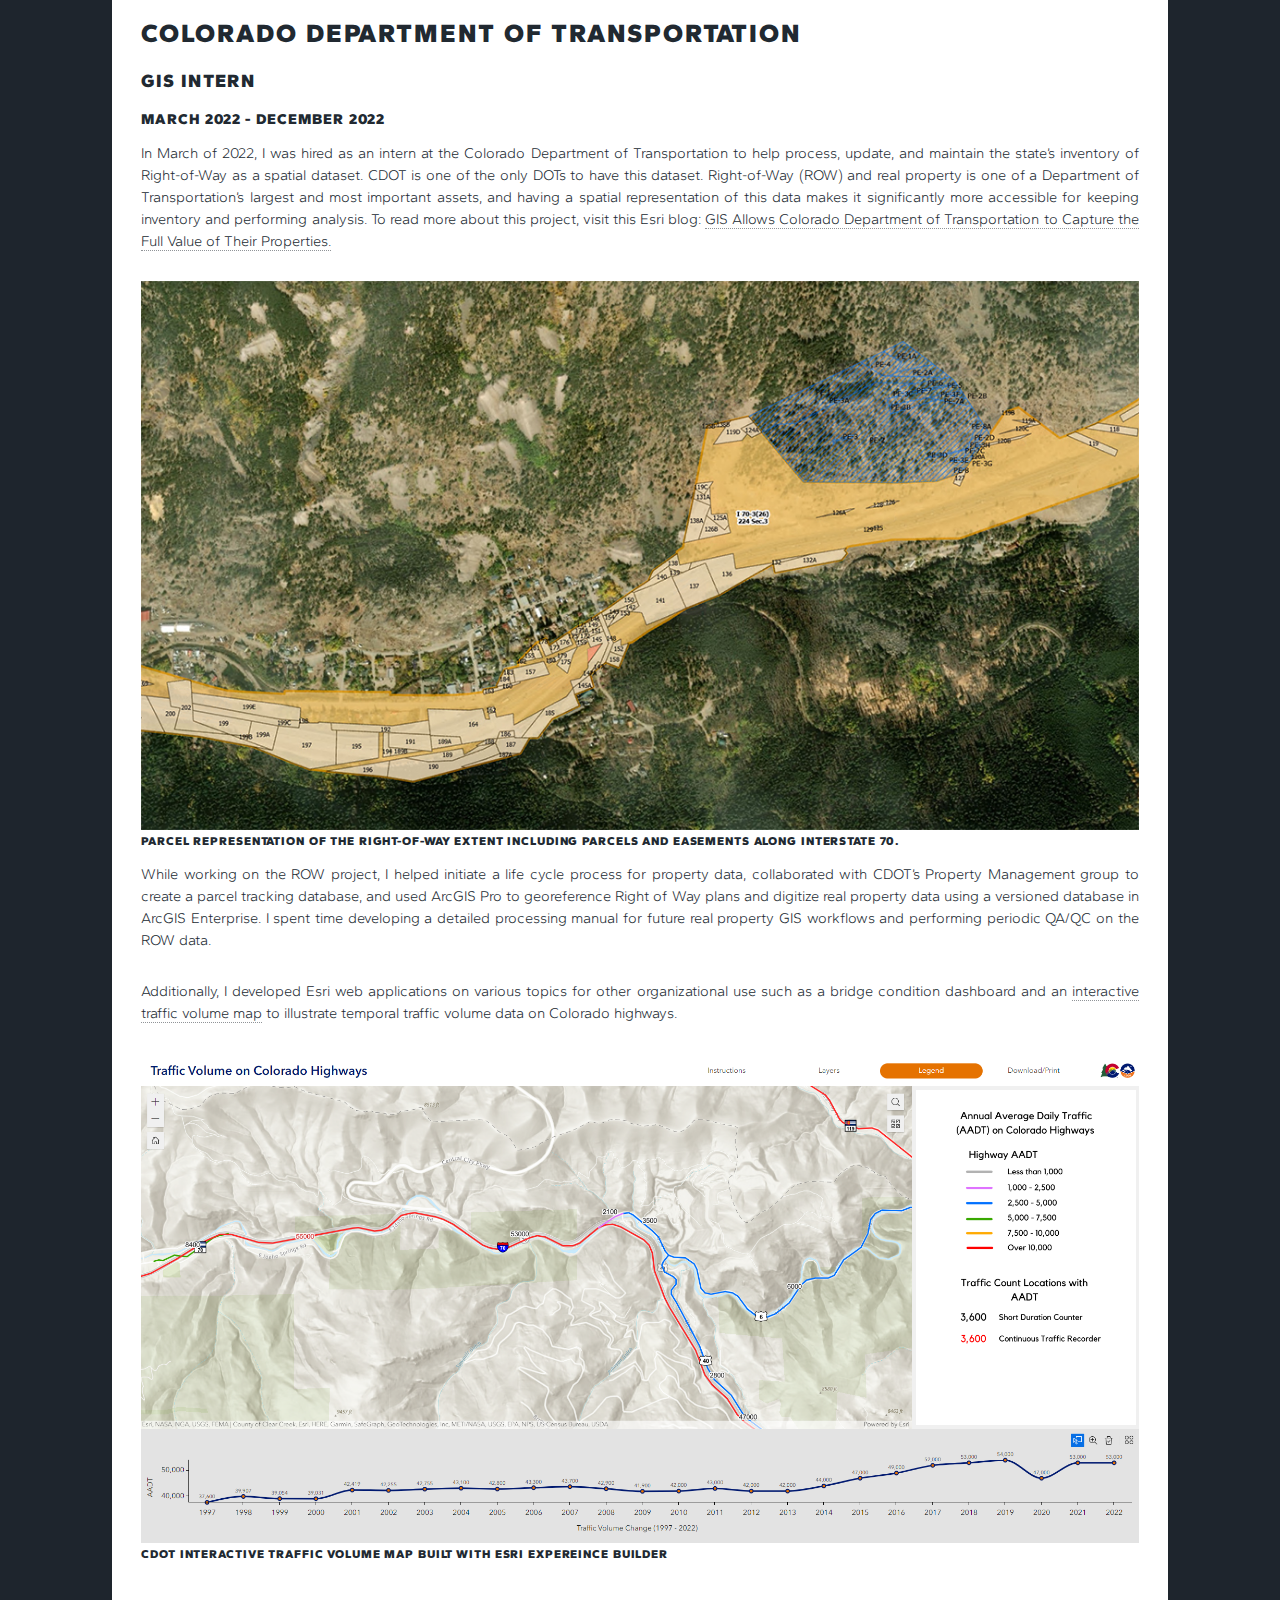
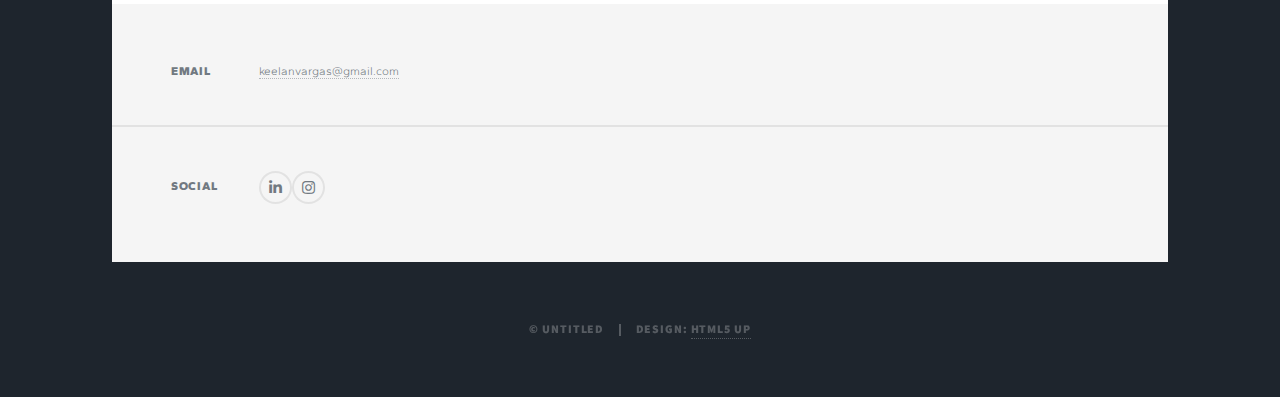
<file: experience.html>
<!DOCTYPE HTML>
<!--
	Massively by HTML5 UP
	html5up.net | @ajlkn
	Free for personal and commercial use under the CCA 3.0 license (html5up.net/license)
-->
<html>
	<head>
		<title>GIS Experience - Keelan Vargas</title>
		<meta charset="utf-8" />
		<meta name="viewport" content="width=device-width, initial-scale=1, user-scalable=no" />
		<link rel="stylesheet" href="assets/css/main.css" />
		<noscript><link rel="stylesheet" href="assets/css/noscript.css" /></noscript>
	</head>
	<body class="is-preload">

		<!-- Wrapper -->
			<div id="wrapper">

				<!-- Header -->
					<header id="header">
						<a href="index.html" class="logo">Keelan Vargas - GIS Portfolio</a>
					</header>

				<!-- Nav -->
					<nav id="nav">
						<ul class="links">
							<li><a href="index.html">Home</a></li>
							<li class="active"><a href="experience.html">Experience</a></li>
							<li><a href="aspen.html">The Aspen Archives</a></li>
							<li><a href="apps.html">Applications</a></li>
							<li><a href="cartography.html">Cartography</a></li>
							<li><a href="skills.html">Skills</a></li>
							<li><a href="community.html">GIS Community</a></li>
						</ul>
					</nav>

				<!-- Main -->
					<div id="main">

						<!-- Post -->
							<section class="post">
								<h2>Steel Shire Design</h2>
								<h3>GIS Analyst</h3>
								<h4>July 2025 - Present</h4>
								<p>Steel Shire Design provides mapping and ROW management systems to companies planning energy infrastructure projects such as pipelines, solar fields, or wind farms. 
									As a GIS Analyst, I manipulate various formats of spatial data to display proposed facilities and land required for project completion. In addition to my technical GIS duties, 
									I provide customer support for solutions and create documentation of team standards of practice. </p>
									
									<p>From a technical standpoint, I perform data analysis or create maps based on specific client needs and communicate with various stakeholders to ensure project success. 
									I maintain, edit, and publish large datasets using ArcGIS Server and ensure these services are optimized for client-side performance. I perform spatial analyses using project 
									data to provide insight for client planning and project management. </p>

								<hr>

								<h2>Colorado Governor's Office of Information Technology</h2>
								<h3>GIS Analyst</h3>
								<h4>October 2023 - August 2024</h4>
								<p>Building on my workflows from my position as a Technician, some of my tasks include leading the onboarding and training process for our statewide imagery service, create ArcGIS 
									Hub sites for partner organization needs, and creating, editing, and publishing data using an ArcGIS Enterprise environment.</p>	

								<p>As a GIS Analyst, I worked with other departments at the State of Colorado to collect and visualize data related to their projects. I then developed 
									Experience Builder applications to host and distribute information to state-wide audiences. I played a major role in documentation of GIS team workflow 
									documentation and clean-up efforts of an existing ArcGIS Online environment. </p>
								
								<p>Examples of applications, documentation, and trainings I have created
									 in this position can be found on the <a href="apps.html">Applications</a> and 
									 <a href="skills.html">Skills</a> pages.</p>

								<h3>GIS Technician</h3>
								<h4>December 2022 - October 2023</h4>
								<p>In this position, I worked on a variety of projects both collaboratively and individually.
									 For example, I worked with colleagues to gather, process, and publish <a href="documents/Data Call One Pager.pdf">aggregate statewide datasets for parcels and addresses.</a> 
									 Individually, I have worked with staff at partner agencies to coordinate and build various types of web applications using the Esri software suite.
									 Additionally, I helped develop best practices and detailed documentation for several team workflows and have written and lead training on a range of GIS topics. For example, I 
									lead trainings on our statewide imagery service to get users on-boarded to the service to access the data. </p>
								<hr>
				
								<h2>Colorado Mountain College</h2>
								<h3>GIS Lab Assistant</h3>
								<h4>August 2023 - May 2024</h4>
								<p>During the 2023-2024 academic year, I work as a GIS Lab Assistant at the Steamboat Springs campus of Colorado Mountain College.
								 I assisted in-person and remote GIS students in the Introduction to Geographic Information Systems, GPS for GIS,
								  Cartography, Remote Sensing, and Intermediate GIS courses with GIS labs and projects.</p>
								<hr>
				
								<h2>Colorado Department of Transportation</h2>
								<h3>GIS Intern</h3>
								<h4>March 2022 - December 2022</h4>
								<p>In March of 2022, I was hired as an intern at the Colorado Department of Transportation to help process, update, and maintain the state’s inventory of Right-of-Way as a spatial dataset. 
									CDOT is one of the only DOTs to have this dataset. Right-of-Way (ROW) and real property is one of a Department of Transportation’s largest and most important assets, and having a spatial representation of 
									this data makes it significantly more accessible for keeping inventory and performing analysis.  To read more about this project, visit this Esri blog:
									<a href="https://www.esri.com/en-us/lg/industry/transportation/stories/gis-allows-colorado-department-of-transportation-to-capture-property-values">GIS Allows Colorado Department of Transportation to Capture the Full Value of Their Properties.</a></p>
									<figure>
										<img src="images/colorado-dot-row-case-study-img-a.jpeg" alt="" style="width:100%">
										<figcaption><h6>Parcel representation of the Right-of-Way extent including parcels and easements along Interstate 70.</h6></figcaption>
									</figure>	
								<p>While working on the ROW project, I helped initiate a life cycle process for property data, collaborated with CDOT’s Property Management group 
									to create a parcel tracking database, and used ArcGIS Pro to georeference Right of Way plans and digitize real property data using a versioned
									database in ArcGIS Enterprise. I spent time developing a detailed
									processing manual for future real property GIS workflows and performing periodic QA/QC on the ROW data.</p>
								<p>Additionally, I developed Esri web applications on various topics for other organizational use such as a bridge condition 
									dashboard and an <a href="https://experience.arcgis.com/experience/ab7c09a831be45148991181947a97e12">interactive traffic volume map</a> to illustrate temporal traffic volume data on Colorado highways.</p>
								<figure>
									<img src="images/AADTApp.png" alt="" style="width:100%">
									<figcaption><h6>CDOT Interactive Traffic Volume Map built with Esri Expereince Builder</h6></figcaption>
								</figure>	
							</section>

					</div>

				<!-- Footer -->
				<footer id="footer">
					<section class="split contact">
						<section>
							<h3>Email</h3>
							<p><a href="mailto:keelanvargas@gmail.com">keelanvargas@gmail.com</a></p>
						</section>
						<section>
							<h3>Social</h3>
							<ul class="icons alt">
								<li><a href="https://www.linkedin.com/in/keelanvargas/" class="icon brands alt fa-linkedin-in"><span class="label">LinkedIn</span></a></li>
							</ul>
							<ul class="icons alt">
								<li><a href="https://www.instagram.com/keelanvargas_design/" class="icon brands alt fa-instagram"><span class="label">Instagram</span></a></li>
							</ul>
						</section>
					</section>
				</footer>

				<!-- Copyright -->
					<div id="copyright">
						<ul><li>&copy; Untitled</li><li>Design: <a href="https://html5up.net">HTML5 UP</a></li></ul>
					</div>

			</div>

		<!-- Scripts -->
			<script src="assets/js/jquery.min.js"></script>
			<script src="assets/js/jquery.scrollex.min.js"></script>
			<script src="assets/js/jquery.scrolly.min.js"></script>
			<script src="assets/js/browser.min.js"></script>
			<script src="assets/js/breakpoints.min.js"></script>
			<script src="assets/js/util.js"></script>
			<script src="assets/js/main.js"></script>

	</body>
</html>
</file>
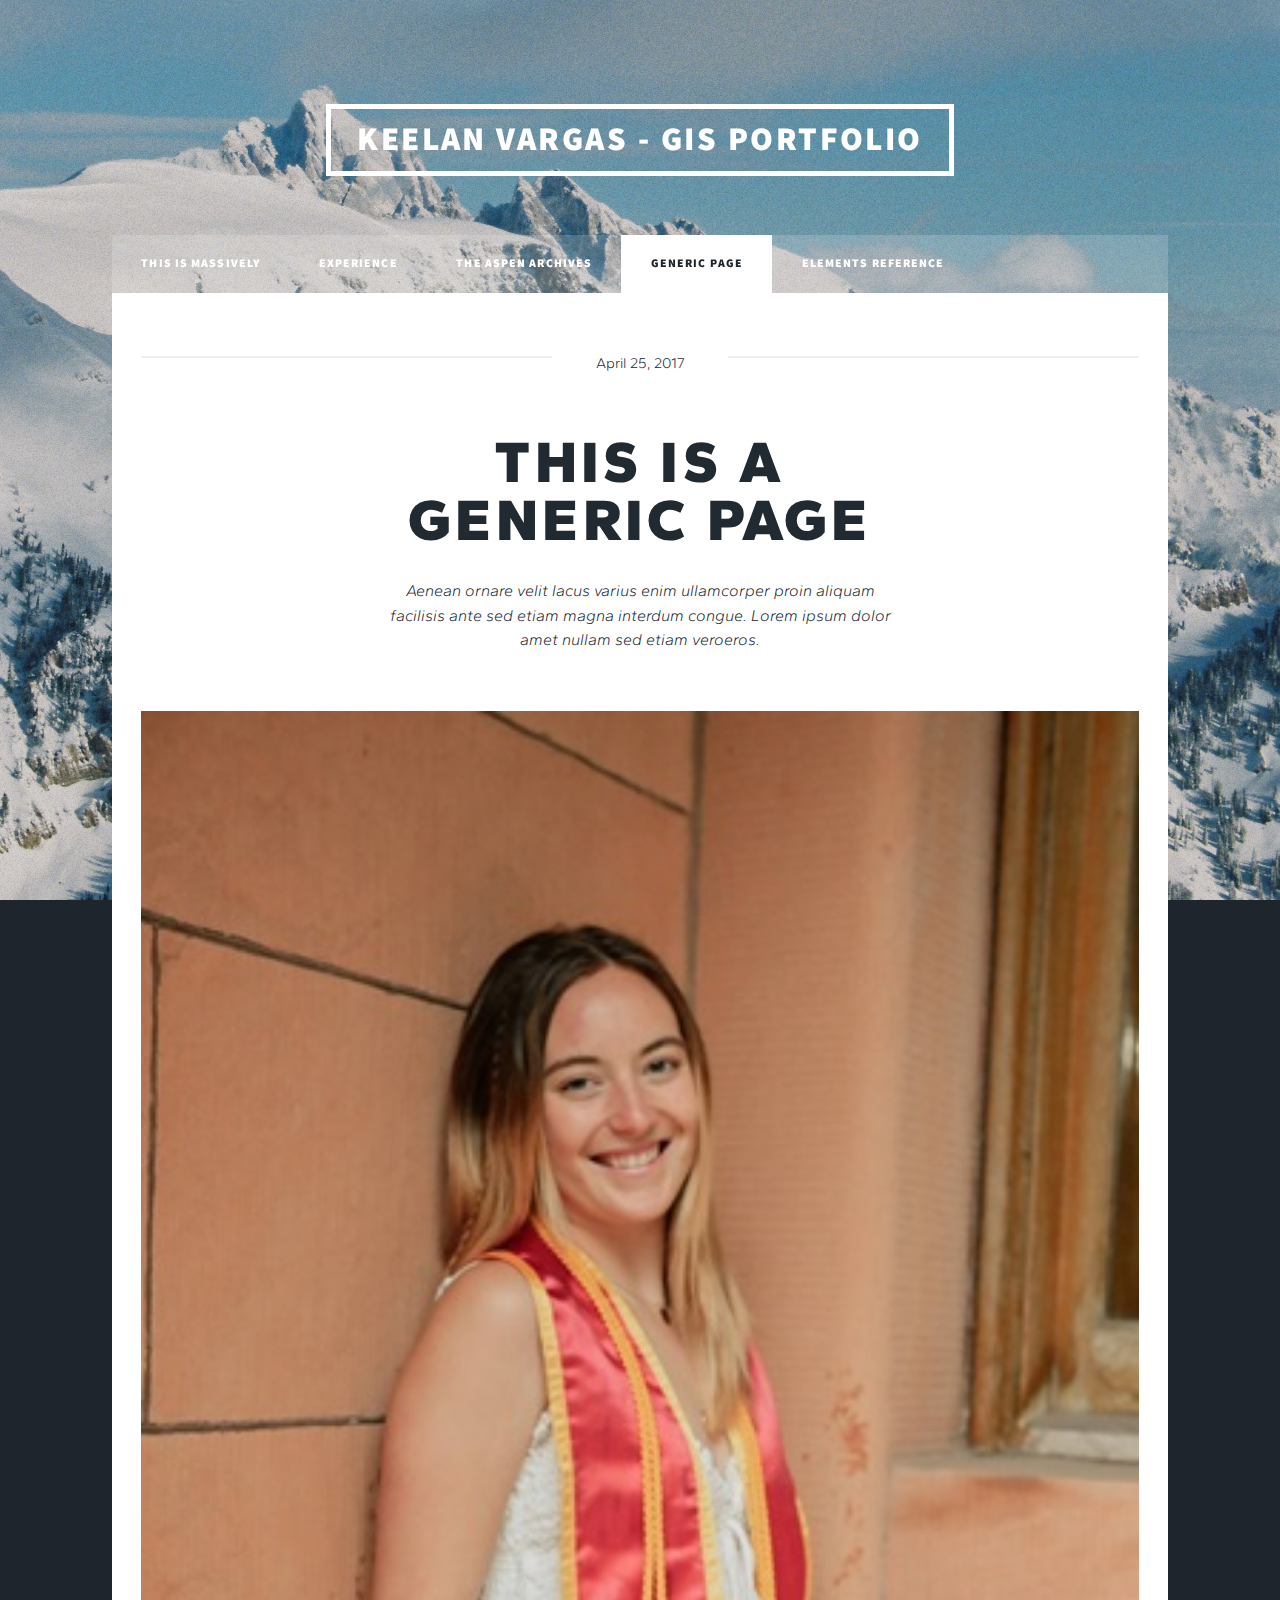
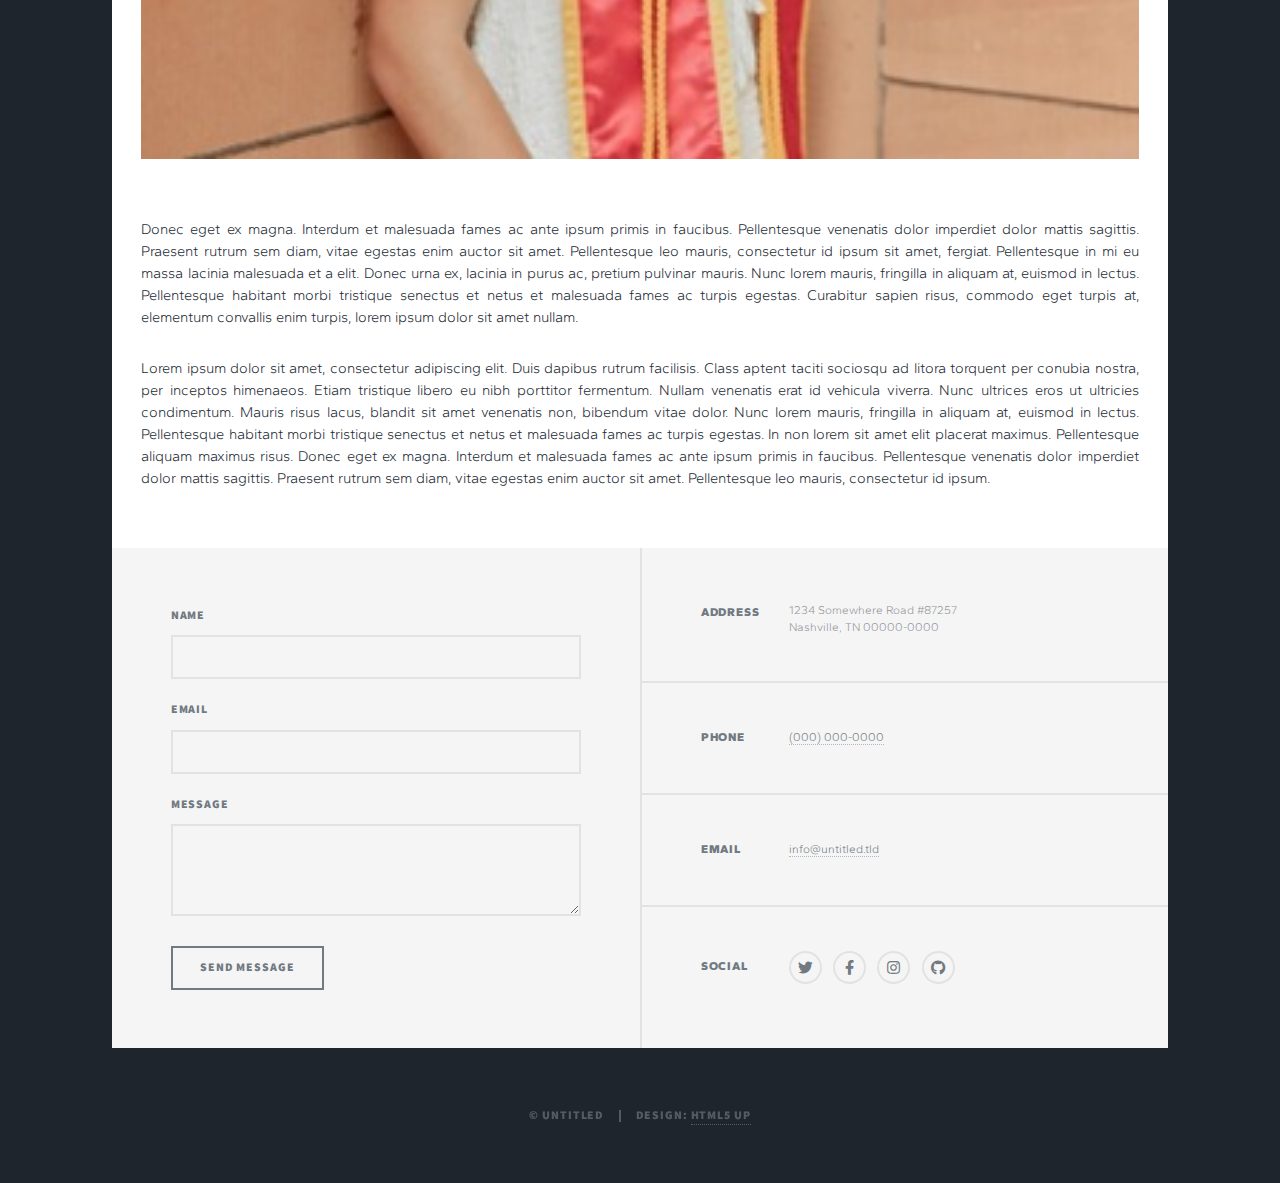
<file: generic.html>
<!DOCTYPE HTML>
<!--
	Massively by HTML5 UP
	html5up.net | @ajlkn
	Free for personal and commercial use under the CCA 3.0 license (html5up.net/license)
-->
<html>
	<head>
		<title>GIS Portfolio - Keelan Vargas</title>
		<meta charset="utf-8" />
		<meta name="viewport" content="width=device-width, initial-scale=1, user-scalable=no" />
		<link rel="stylesheet" href="assets/css/main.css" />
		<noscript><link rel="stylesheet" href="assets/css/noscript.css" /></noscript>
	</head>
	<body class="is-preload">

		<!-- Wrapper -->
			<div id="wrapper">

				<!-- Header -->
					<header id="header">
						<a href="index.html" class="logo">Keelan Vargas - GIS Portfolio</a>
					</header>

				<!-- Nav -->
					<nav id="nav">
						<ul class="links">
							<li><a href="index.html">This is Massively</a></li>
							<li><a href="experience.html">Experience</a></li>
							<li><a href="aspen.html">The Aspen Archives</a></li>
							<li class="active"><a href="generic.html">Generic Page</a></li>
							<li><a href="elements.html">Elements Reference</a></li>
						</ul>
					</nav>

				<!-- Main -->
					<div id="main">

						<!-- Post -->
							<section class="post">
								<header class="major">
									<span class="date">April 25, 2017</span>
									<h1>This is a<br />
									Generic Page</h1>
									<p>Aenean ornare velit lacus varius enim ullamcorper proin aliquam<br />
									facilisis ante sed etiam magna interdum congue. Lorem ipsum dolor<br />
									amet nullam sed etiam veroeros.</p>
								</header>
								<div class="image main"><img src="images/pic01.jpg" alt="" /></div>
								<p>Donec eget ex magna. Interdum et malesuada fames ac ante ipsum primis in faucibus. Pellentesque venenatis dolor imperdiet dolor mattis sagittis. Praesent rutrum sem diam, vitae egestas enim auctor sit amet. Pellentesque leo mauris, consectetur id ipsum sit amet, fergiat. Pellentesque in mi eu massa lacinia malesuada et a elit. Donec urna ex, lacinia in purus ac, pretium pulvinar mauris. Nunc lorem mauris, fringilla in aliquam at, euismod in lectus. Pellentesque habitant morbi tristique senectus et netus et malesuada fames ac turpis egestas. Curabitur sapien risus, commodo eget turpis at, elementum convallis enim turpis, lorem ipsum dolor sit amet nullam.</p>
								<p>Lorem ipsum dolor sit amet, consectetur adipiscing elit. Duis dapibus rutrum facilisis. Class aptent taciti sociosqu ad litora torquent per conubia nostra, per inceptos himenaeos. Etiam tristique libero eu nibh porttitor fermentum. Nullam venenatis erat id vehicula viverra. Nunc ultrices eros ut ultricies condimentum. Mauris risus lacus, blandit sit amet venenatis non, bibendum vitae dolor. Nunc lorem mauris, fringilla in aliquam at, euismod in lectus. Pellentesque habitant morbi tristique senectus et netus et malesuada fames ac turpis egestas. In non lorem sit amet elit placerat maximus. Pellentesque aliquam maximus risus. Donec eget ex magna. Interdum et malesuada fames ac ante ipsum primis in faucibus. Pellentesque venenatis dolor imperdiet dolor mattis sagittis. Praesent rutrum sem diam, vitae egestas enim auctor sit amet. Pellentesque leo mauris, consectetur id ipsum.</p>
							</section>

					</div>

				<!-- Footer -->
					<footer id="footer">
						<section>
							<form method="post" action="#">
								<div class="fields">
									<div class="field">
										<label for="name">Name</label>
										<input type="text" name="name" id="name" />
									</div>
									<div class="field">
										<label for="email">Email</label>
										<input type="text" name="email" id="email" />
									</div>
									<div class="field">
										<label for="message">Message</label>
										<textarea name="message" id="message" rows="3"></textarea>
									</div>
								</div>
								<ul class="actions">
									<li><input type="submit" value="Send Message" /></li>
								</ul>
							</form>
						</section>
						<section class="split contact">
							<section class="alt">
								<h3>Address</h3>
								<p>1234 Somewhere Road #87257<br />
								Nashville, TN 00000-0000</p>
							</section>
							<section>
								<h3>Phone</h3>
								<p><a href="#">(000) 000-0000</a></p>
							</section>
							<section>
								<h3>Email</h3>
								<p><a href="#">info@untitled.tld</a></p>
							</section>
							<section>
								<h3>Social</h3>
								<ul class="icons alt">
									<li><a href="#" class="icon brands alt fa-twitter"><span class="label">Twitter</span></a></li>
									<li><a href="#" class="icon brands alt fa-facebook-f"><span class="label">Facebook</span></a></li>
									<li><a href="#" class="icon brands alt fa-instagram"><span class="label">Instagram</span></a></li>
									<li><a href="#" class="icon brands alt fa-github"><span class="label">GitHub</span></a></li>
								</ul>
							</section>
						</section>
					</footer>

				<!-- Copyright -->
					<div id="copyright">
						<ul><li>&copy; Untitled</li><li>Design: <a href="https://html5up.net">HTML5 UP</a></li></ul>
					</div>

			</div>

		<!-- Scripts -->
			<script src="assets/js/jquery.min.js"></script>
			<script src="assets/js/jquery.scrollex.min.js"></script>
			<script src="assets/js/jquery.scrolly.min.js"></script>
			<script src="assets/js/browser.min.js"></script>
			<script src="assets/js/breakpoints.min.js"></script>
			<script src="assets/js/util.js"></script>
			<script src="assets/js/main.js"></script>

	</body>
</html>
</file>
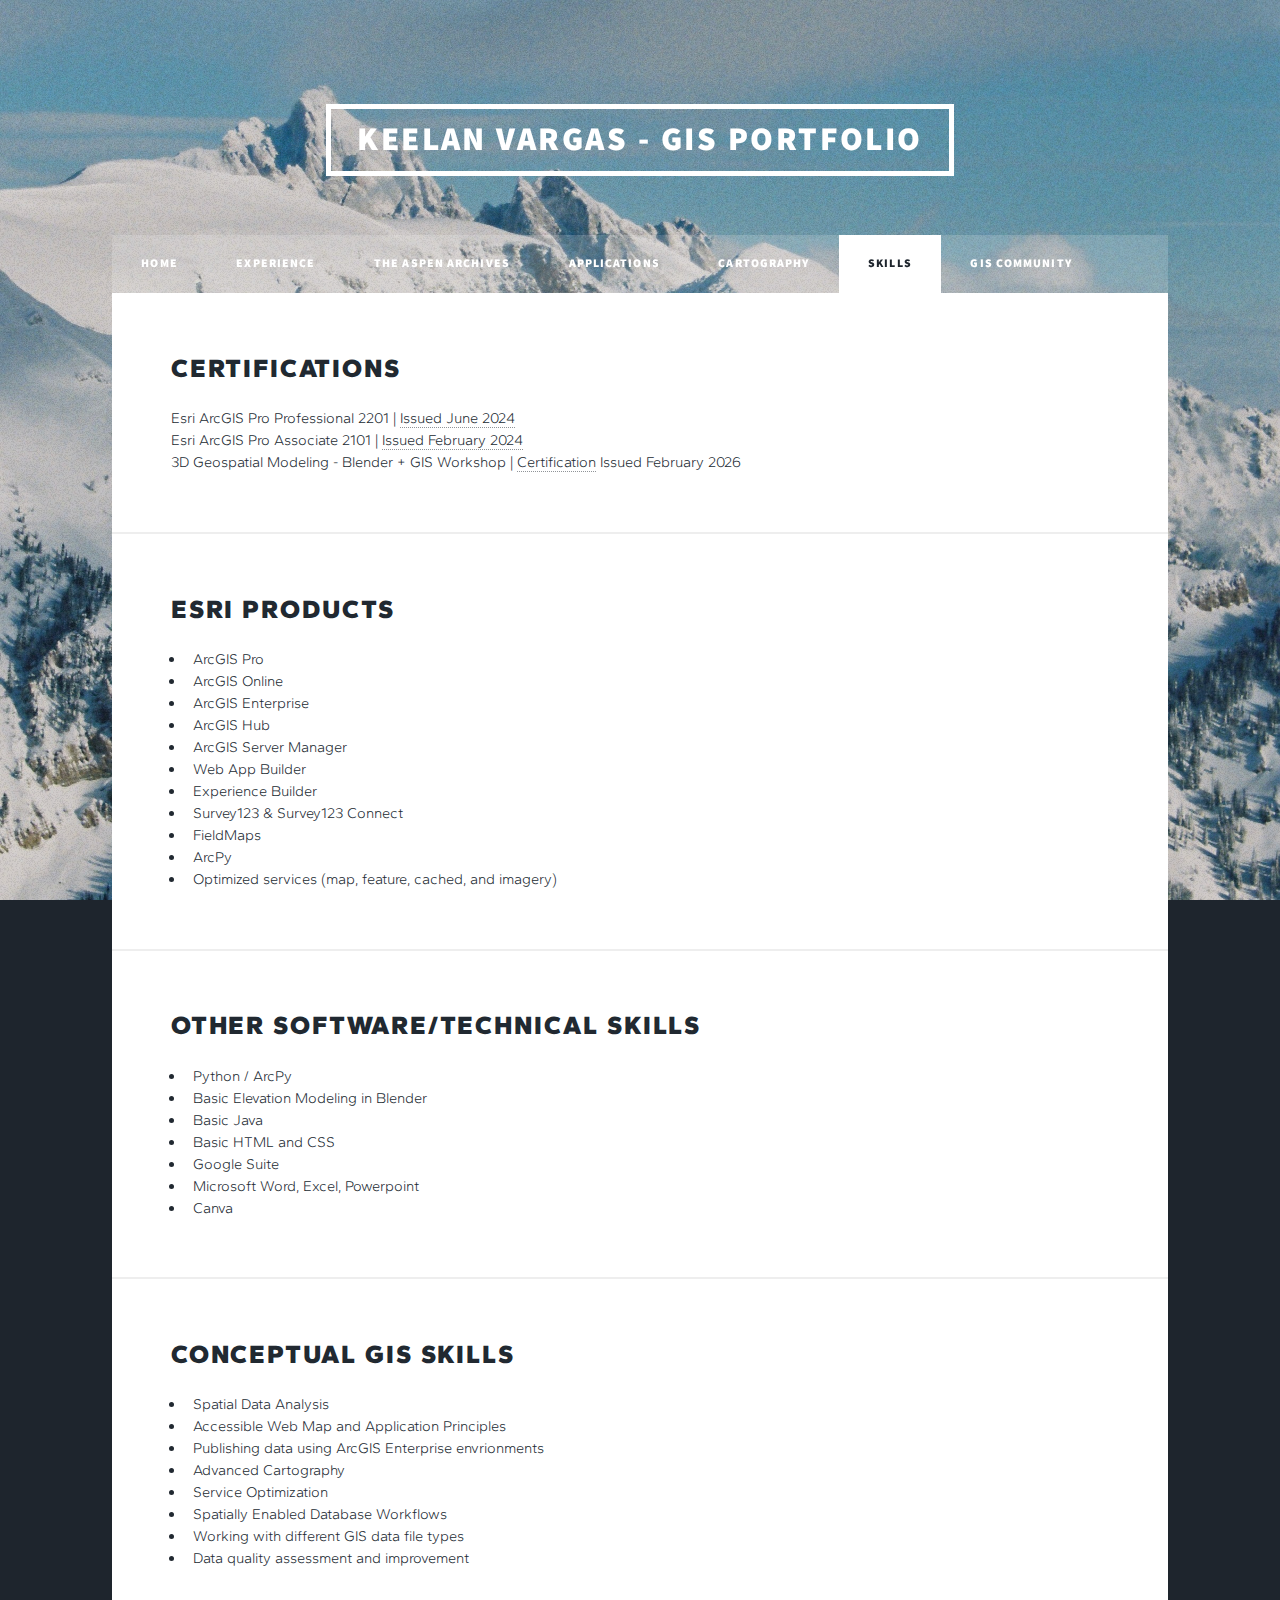
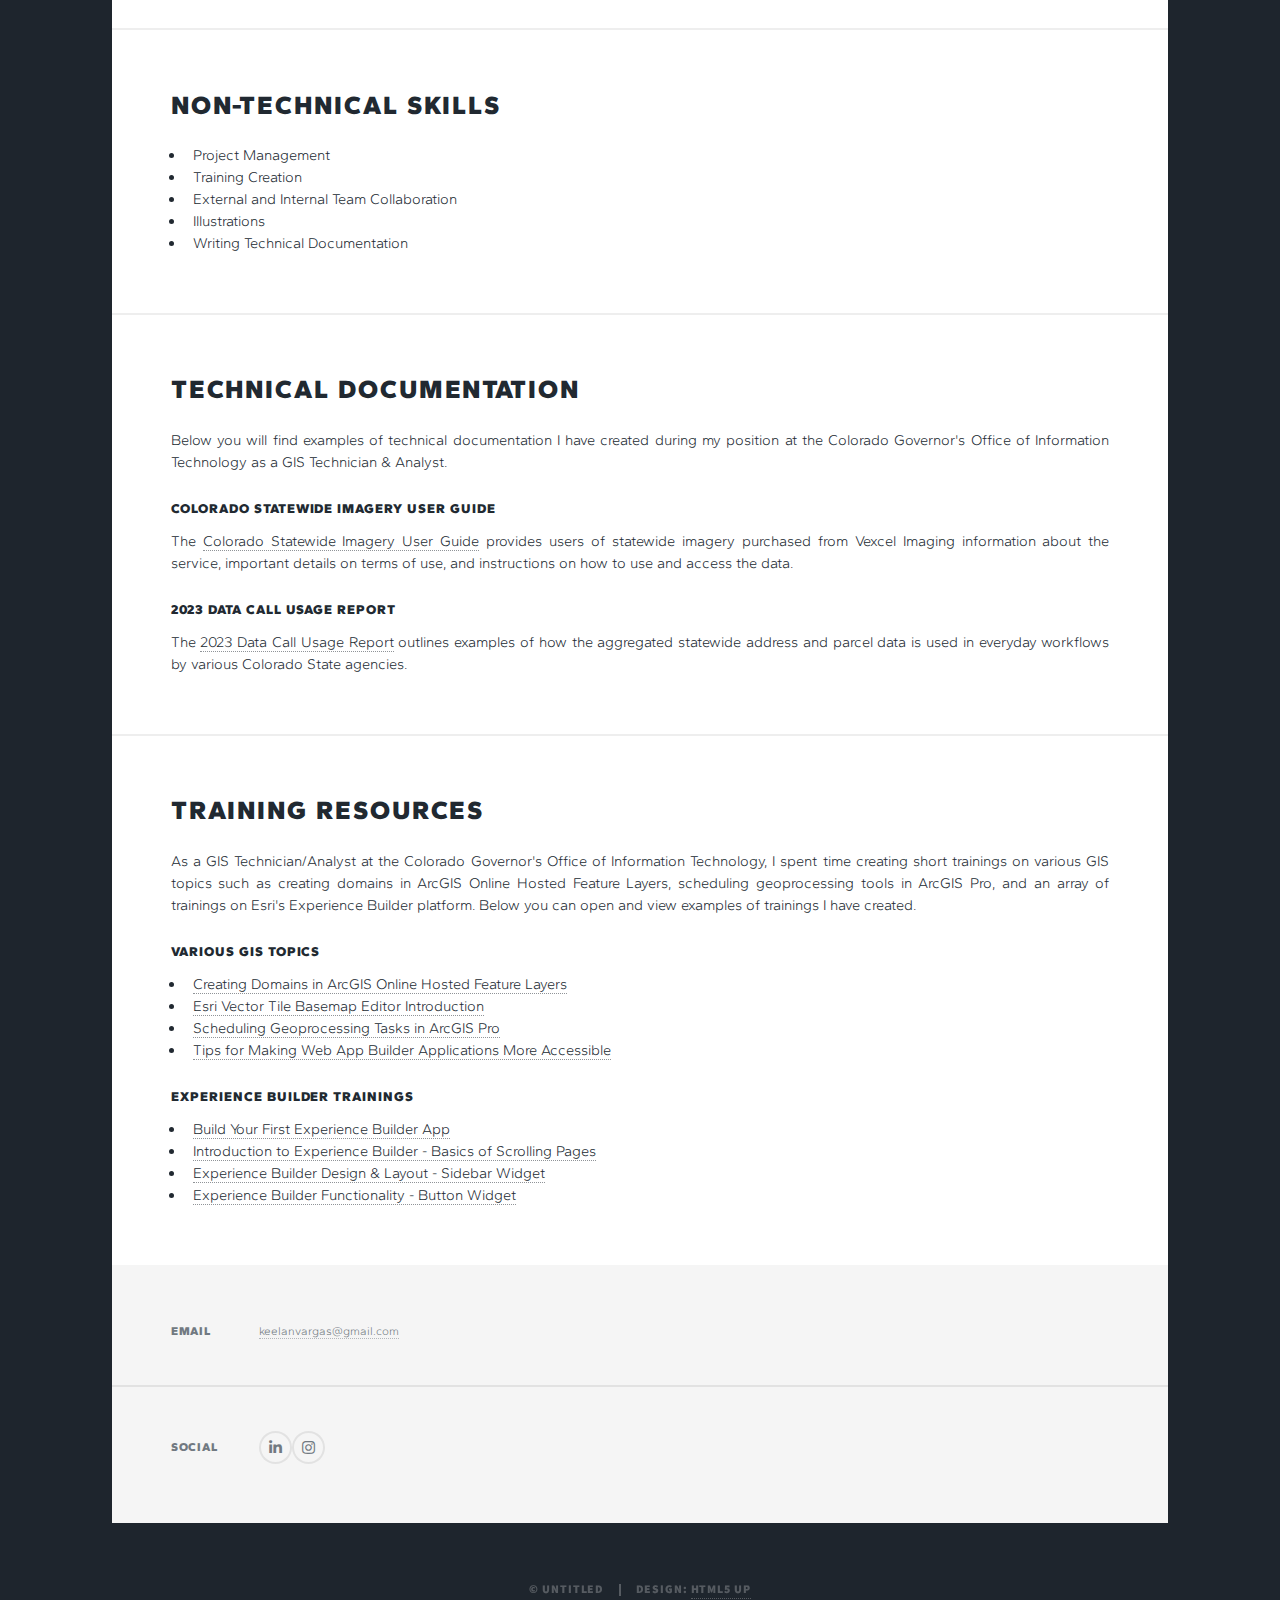
<file: skills.html>
<!DOCTYPE HTML>
<!--
	Massively by HTML5 UP
	html5up.net | @ajlkn
	Free for personal and commercial use under the CCA 3.0 license (html5up.net/license)
-->
<html>
	<head>
		<title>GIS Experience - Keelan Vargas</title>
		<meta charset="utf-8" />
		<meta name="viewport" content="width=device-width, initial-scale=1, user-scalable=no" />
		<link rel="stylesheet" href="assets/css/main.css" />
		<noscript><link rel="stylesheet" href="assets/css/noscript.css" /></noscript>
	</head>
	<body class="is-preload">

		<!-- Wrapper -->
			<div id="wrapper">

				<!-- Header -->
					<header id="header">
						<a href="index.html" class="logo">Keelan Vargas - GIS Portfolio</a>
					</header>

				<!-- Nav -->
					<nav id="nav">
						<ul class="links">
							<li><a href="index.html">Home</a></li>
							<li><a href="experience.html">Experience</a></li>
							<li><a href="aspen.html">The Aspen Archives</a></li>
							<li><a href="apps.html">Applications</a></li>
							<li><a href="cartography.html">Cartography</a></li>
							<li class="active"><a href="skills.html">Skills</a></li>
							<li><a href="community.html">GIS Community</a></li>
						</ul>
					</nav>

				<!-- Main -->
					<div id="main">

						<div>
							<h2>Certifications</h2>
							<p>
								Esri ArcGIS Pro Professional 2201 | <a href="https://www.credly.com/badges/820431c5-b1a3-4105-af21-16f300ea0249/public_url">Issued June 2024</a>
							<br>
								Esri ArcGIS Pro Associate 2101 | <a href="https://www.credly.com/badges/26537bd7-6325-4f6c-98aa-c9b6706281c9/public_url">Issued February 2024</a>
							<br>
								3D Geospatial Modeling - Blender + GIS Workshop | <a href="documents/BlenderLevel1Cert.png">Certification</a> Issued February 2026</a>
							</p>
						
						</div>

						<div>
							<h2>Esri Products</h2>	
						<ul>
							<li>ArcGIS Pro</li>
							<li>ArcGIS Online</li>
							<li>ArcGIS Enterprise</li>
							<li>ArcGIS Hub</li>
							<li>ArcGIS Server Manager</li>
							<li>Web App Builder</li>
							<li>Experience Builder</li>
							<li>Survey123 & Survey123 Connect</li>
							<li>FieldMaps</li>
							<li>ArcPy</li>
							<li>Optimized services (map, feature, cached, and imagery)</li>
						</ul>
						</div>

						<div>
							<h2>Other Software/Technical Skills</h2>	
						<ul>
							<li>Python / ArcPy</li>
							<li>Basic Elevation Modeling in Blender</li>
							<li>Basic Java</li>
							<li>Basic HTML and CSS</li>
							<li>Google Suite</li>
							<li>Microsoft Word, Excel, Powerpoint</li>
							<li>Canva</li>
						</ul>
						</div>

						<div>
							<h2>Conceptual GIS Skills</h2>	
						<ul>
							<li>Spatial Data Analysis</li>
							<li>Accessible Web Map and Application Principles</li>
							<li>Publishing data using ArcGIS Enterprise envrionments</li>
							<li>Advanced Cartography</li>
							<li>Service Optimization</li>
							<li>Spatially Enabled Database Workflows</li>
							<li>Working with different GIS data file types</li>
							<li>Data quality assessment and improvement</li>
						</ul>
						</div>

						<div>
							<h2>Non-Technical Skills</h2>	
						<ul>
							<li>Project Management</li>
							<li>Training Creation</li>
							<li>External and Internal Team Collaboration</li>
							<li>Illustrations</li>
							<li>Writing Technical Documentation</li>
						</ul>
						</div>

						<div>
							<h2>Technical Documentation</h2>
							<p>Below you will find examples of technical documentation I have created during my position at the Colorado Governor's Office
								of Information Technology as a GIS Technician & Analyst. 
							</p>

							<h5>Colorado Statewide Imagery User Guide</h5>
							<p>The <a href="https://drive.google.com/file/d/1j1SoKm4H3NW2eYABpFAOz8LkDDBCdTGI/view">Colorado Statewide Imagery User Guide</a> provides
							users of statewide imagery purchased from Vexcel Imaging information about the service, important details on terms of use, and instructions
							on how to use and access the data.</p>

							<h5>2023 Data Call Usage Report</h5>
							<p>The <a href="documents/2023 Annual Data Call Report.pdf">2023 Data Call Usage Report</a> outlines examples 
							of how the aggregated statewide address and parcel data is used in everyday workflows by various Colorado State agencies.</p>
						</div>

						<div>
							<h2>Training Resources</h2>
						<p>As a GIS Technician/Analyst at the Colorado Governor's Office of Information Technology, I spent time creating short trainings 
							on various GIS topics such as creating domains in ArcGIS Online Hosted Feature Layers, scheduling geoprocessing tools in 
							ArcGIS Pro, and an array of trainings on Esri's Experience Builder platform. Below you can open and view examples of trainings I have created. 
						</p>

						<h5>Various GIS Topics</h5>
						<ul>
							<li><a href="documents/trainings/Creating Domains in ArcGIS Online Hosted Feature Layers - October 5, 2023.pdf">Creating Domains in ArcGIS Online Hosted Feature Layers</a></li>
							<li><a href="documents/trainings/Esri Vector Tile Basemap Editor Introduction - August 23, 2023.pdf">Esri Vector Tile Basemap Editor Introduction</a></li>
							<li><a href="documents/trainings/Scheduling Geoprocessing Tools in ArcGIS Pro.pdf">Scheduling Geoprocessing Tasks in ArcGIS Pro</a></li>
							<li><a href="documents/trainings/Tips for making Web App Builder Applications More Accessible -October 18, 2023.pdf">Tips for Making Web App Builder Applications More Accessible</a></li>
						</ul>

						<h5>Experience Builder Trainings</h5>
						<ul>
							<li><a href="documents/trainings/Build Your First Experience Builder App - June 1, 2023.pdf">Build Your First Experience Builder App</a></li>
							<li><a href="documents/trainings/Introduction to Experience Builder_ Basics of Scrolling Pages - July 19, 2023 .pdf">Introduction to Experience Builder - Basics of Scrolling Pages</a></li>
							<li><a href="documents/trainings/Experience Builder Design _ Layout_ Sidebar Widget.pdf">Experience Builder Design & Layout - Sidebar Widget</a></li>
							<li><a href="documents/trainings/Experience Builder Functionality_ Button Widget.pdf">Experience Builder Functionality - Button Widget</a></li>
						</ul>
						
						</div>

						</div>

					</div>

				<!-- Footer -->
				<footer id="footer">
					<section class="split contact">
						<section>
							<h3>Email</h3>
							<p><a href="mailto:keelanvargas@gmail.com">keelanvargas@gmail.com</a></p>
						</section>
						<section>
							<h3>Social</h3>
							<ul class="icons alt">
								<li><a href="https://www.linkedin.com/in/keelanvargas/" class="icon brands alt fa-linkedin-in"><span class="label">LinkedIn</span></a></li>
							</ul>
							<ul class="icons alt">
								<li><a href="https://www.instagram.com/keelanvargas_design/" class="icon brands alt fa-instagram"><span class="label">Instagram</span></a></li>
							</ul>
						</section>
					</section>
				</footer>

				<!-- Copyright -->
					<div id="copyright">
						<ul><li>&copy; Untitled</li><li>Design: <a href="https://html5up.net">HTML5 UP</a></li></ul>
					</div>

			</div>

		<!-- Scripts -->
			<script src="assets/js/jquery.min.js"></script>
			<script src="assets/js/jquery.scrollex.min.js"></script>
			<script src="assets/js/jquery.scrolly.min.js"></script>
			<script src="assets/js/browser.min.js"></script>
			<script src="assets/js/breakpoints.min.js"></script>
			<script src="assets/js/util.js"></script>
			<script src="assets/js/main.js"></script>

	</body>

</html>
</file>
<file: assets/css/main.css>
@import url(fontawesome-all.min.css);
@import url("https://fonts.googleapis.com/css?family=Gantari:400,700,300italic,700italic|Source+Sans+Pro:900");

/*
	Massively by HTML5 UP
	html5up.net | @ajlkn
	Free for personal and commercial use under the CCA 3.0 license (html5up.net/license)
*/

html, body, div, span, applet, object,
iframe, h1, h2, h3, h4, h5, h6, p, blockquote,
pre, a, abbr, acronym, address, big, cite,
code, del, dfn, em, img, ins, kbd, q, s, samp,
small, strike, strong, sub, sup, tt, var, b,
u, i, center, dl, dt, dd, ol, ul, li, fieldset,
form, label, legend, table, caption, tbody,
tfoot, thead, tr, th, td, article, aside,
canvas, details, embed, figure, figcaption,
footer, header, hgroup, menu, nav, output, ruby,
section, summary, time, mark, audio, video {
	margin: 0;
	padding: 0;
	border: 0;
	font-size: 100%;
	font: inherit;
	vertical-align: baseline;}

article, aside, details, figcaption, figure,
footer, header, hgroup, menu, nav, section {
	display: block;}

body {
	line-height: 0.75;
}
iframe {
	width: 100%;
	height: 600px;
}

ol, ul {
	list-style: none;
}

blockquote, q {
	quotes: none;
}

	blockquote:before, blockquote:after, q:before, q:after {
		content: '';
		content: none;
	}

table {
	border-collapse: collapse;
	border-spacing: 0;
}

body {
	-webkit-text-size-adjust: none;
}

mark {
	background-color: transparent;
	color: inherit;
}

input::-moz-focus-inner {
	border: 0;
	padding: 0;
}

input, select, textarea {
	-moz-appearance: none;
	-webkit-appearance: none;
	-ms-appearance: none;
	appearance: none;
}

/* Basic */

	@-ms-viewport {
		width: device-width;
	}

	body {
		-ms-overflow-style: scrollbar;
	}

	@media screen and (max-width: 480px) {

		html, body {
			min-width: 320px;
		}

	}

	html {
		box-sizing: border-box;
	}

	*, *:before, *:after {
		box-sizing: inherit;
	}

	body {
		background-color: #1e252d;
	}

		body.is-preload *, body.is-preload *:before, body.is-preload *:after {
			-moz-animation: none !important;
			-webkit-animation: none !important;
			-ms-animation: none !important;
			animation: none !important;
			-moz-transition: none !important;
			-webkit-transition: none !important;
			-ms-transition: none !important;
			transition: none !important;
		}

/* Type */

	html {
		font-size: 16pt;
	}

		@media screen and (max-width: 1680px) {

			html {
				font-size: 12pt;
			}

		}

		@media screen and (max-width: 1280px) {

			html {
				font-size: 11pt;
			}

		}

		@media screen and (max-width: 360px) {

			html {
				font-size: 10pt;
			}

		}

	body {
		color: #212931;
	}

	body, input, select, textarea {
		font-family: "Gantari", Georgia, serif;
		font-weight: 300;
		font-size: 1rem;
		line-height: 1.5;
	}

	a {
		-moz-transition: color 0.2s ease-in-out, background-color 0.2s ease-in-out, border-color 0.2s ease-in-out, box-shadow 0.2s ease-in-out;
		-webkit-transition: color 0.2s ease-in-out, background-color 0.2s ease-in-out, border-color 0.2s ease-in-out, box-shadow 0.2s ease-in-out;
		-ms-transition: color 0.2s ease-in-out, background-color 0.2s ease-in-out, border-color 0.2s ease-in-out, box-shadow 0.2s ease-in-out;
		transition: color 0.2s ease-in-out, background-color 0.2s ease-in-out, border-color 0.2s ease-in-out, box-shadow 0.2s ease-in-out;
		border-bottom: dotted 1px;
		text-decoration: none;
	}

		a:hover {
			border-bottom-color: transparent;
		}

	strong, b {
		font-weight: 600;
	}

	em, i {
		font-style: italic;
	}

	p {
		text-align: justify;
		margin: 0 0 2rem 0;
	}

	h1, h2, h3, h4, h5, h6 {
		font-family: "Gantari", Helvetica, sans-serif;
		font-weight: 900;
		line-height: 1;
		letter-spacing: 0.075em;
		text-transform: uppercase;
		margin: 0 0 1rem 0;
	}

		h1 a, h2 a, h3 a, h4 a, h5 a, h6 a {
			border-bottom: 0;
			color: inherit;
			text-decoration: none;
		}

	h1 {
		font-size: 4rem;
		line-height: 1.1;
		margin: 0 0 2rem 0;
	}

	h2 {
		font-size: 1.75rem;
		line-height: 1.3;
		margin: 0 0 1.5rem 0;
	}

	h3 {
		font-size: 1.25rem;
		margin: 0 0 1.5rem 0;
	}

	h4 {
		font-size: 1rem;
	}

	h5 {
		font-size: 0.9rem;
	}

	h6 {
		font-size: 0.8rem;
	}

	sub {
		font-size: 0.8rem;
		position: relative;
		top: 0.5rem;
	}

	sup {
		font-size: 0.8rem;
		position: relative;
		top: -0.5rem;
	}

	blockquote {
		border-left: solid 4px;
		font-style: italic;
		margin: 0 0 2rem 0;
		padding: 0.5rem 0 0.5rem 2rem;
	}

	code {
		border: solid 2px;
		font-family: "Courier New", monospace;
		font-size: 0.9rem;
		margin: 0 0.25rem;
		padding: 0.25rem 0.65rem;
	}

	pre {
		-webkit-overflow-scrolling: touch;
		font-family: "Courier New", monospace;
		font-size: 0.9rem;
		margin: 0 0 2rem 0;
	}

		pre code {
			display: block;
			line-height: 1.75;
			padding: 1rem 1.5rem;
			overflow-x: auto;
		}

	hr {
		border: 0;
		border-bottom: solid 2px;
		margin: 3rem 0;
	}

		hr.major {
			margin: 5rem 0;
		}

	.align-left {
		text-align: left;
	}

	.align-center {
		text-align: center;
	}

	.align-right {
		text-align: right;
	}

	input, select, textarea {
		color: #212931;
	}

	a {
		color: #212931;
		border-bottom-color: rgba(33, 41, 49, 0.5);
	}

		a:hover {
			border-bottom-color: transparent;
			color: #18bfef !important;
		}

	strong, b {
		color: #212931;
	}

	h1, h2, h3, h4, h5, h6 {
		color: #212931;
	}

	blockquote {
		border-left-color: #eeeeee;
	}

	code {
		background: rgba(220, 220, 220, 0.25);
		border-color: #eeeeee;
	}

	hr {
		border-bottom-color: #eeeeee;
	}

/* Column */
	.column {
		flex: 50%;
		padding: 5px;
		align-items: center;
 	 }


/* Row */

	.row {
		display: flex;
		flex-wrap: wrap;
		box-sizing: border-box;
		align-items: stretch;
	}

		.row > * {
			box-sizing: border-box;
		}

		.row.gtr-uniform > * > :last-child {
			margin-bottom: 0;
		}

		.row.aln-left {
			justify-content: flex-start;
		}

		.row.aln-center {
			justify-content: center;
		}

		.row.aln-right {
			justify-content: flex-end;
		}

		.row.aln-top {
			align-items: flex-start;
		}

		.row.aln-middle {
			align-items: center;
		}

		.row.aln-bottom {
			align-items: flex-end;
		}

		.row > .imp {
			order: -1;
		}

		.row > .col-1 {
			width: 8.33333%;
		}

		.row > .off-1 {
			margin-left: 8.33333%;
		}

		.row > .col-2 {
			width: 16.66667%;
		}

		.row > .off-2 {
			margin-left: 16.66667%;
		}

		.row > .col-3 {
			width: 25%;
		}

		.row > .off-3 {
			margin-left: 25%;
		}

		.row > .col-4 {
			width: 33.33333%;
		}

		.row > .off-4 {
			margin-left: 33.33333%;
		}

		.row > .col-5 {
			width: 41.66667%;
		}

		.row > .off-5 {
			margin-left: 41.66667%;
		}

		.row > .col-6 {
			width: 50%;
		}

		.row > .off-6 {
			margin-left: 50%;
		}

		.row > .col-7 {
			width: 58.33333%;
		}

		.row > .off-7 {
			margin-left: 58.33333%;
		}

		.row > .col-8 {
			width: 66.66667%;
		}

		.row > .off-8 {
			margin-left: 66.66667%;
		}

		.row > .col-9 {
			width: 75%;
		}

		.row > .off-9 {
			margin-left: 75%;
		}

		.row > .col-10 {
			width: 83.33333%;
		}

		.row > .off-10 {
			margin-left: 83.33333%;
		}

		.row > .col-11 {
			width: 91.66667%;
		}

		.row > .off-11 {
			margin-left: 91.66667%;
		}

		.row > .col-12 {
			width: 100%;
		}

		.row > .off-12 {
			margin-left: 100%;
		}

		.row.gtr-0 {
			margin-top: 0;
			margin-left: 0rem;
		}

			.row.gtr-0 > * {
				padding: 0 0 0 0rem;
			}

			.row.gtr-0.gtr-uniform {
				margin-top: 0rem;
			}

				.row.gtr-0.gtr-uniform > * {
					padding-top: 0rem;
				}

		.row.gtr-25 {
			margin-top: 0;
			margin-left: -0.375rem;
		}

			.row.gtr-25 > * {
				padding: 0 0 0 0.375rem;
			}

			.row.gtr-25.gtr-uniform {
				margin-top: -0.375rem;
			}

				.row.gtr-25.gtr-uniform > * {
					padding-top: 0.375rem;
				}

		.row.gtr-50 {
			margin-top: 0;
			margin-left: -0.75rem;
		}

			.row.gtr-50 > * {
				padding: 0 0 0 0.75rem;
			}

			.row.gtr-50.gtr-uniform {
				margin-top: -0.75rem;
			}

				.row.gtr-50.gtr-uniform > * {
					padding-top: 0.75rem;
				}

		.row {
			margin-top: 0;
			margin-left: -1.5rem;
		}

			.row > * {
				padding: 0 0 0 1.5rem;
			}

			.row.gtr-uniform {
				margin-top: -1.5rem;
			}

				.row.gtr-uniform > * {
					padding-top: 1.5rem;
				}

		.row.gtr-150 {
			margin-top: 0;
			margin-left: -2.25rem;
		}

			.row.gtr-150 > * {
				padding: 0 0 0 2.25rem;
			}

			.row.gtr-150.gtr-uniform {
				margin-top: -2.25rem;
			}

				.row.gtr-150.gtr-uniform > * {
					padding-top: 2.25rem;
				}

		.row.gtr-200 {
			margin-top: 0;
			margin-left: -3rem;
		}

			.row.gtr-200 > * {
				padding: 0 0 0 3rem;
			}

			.row.gtr-200.gtr-uniform {
				margin-top: -3rem;
			}

				.row.gtr-200.gtr-uniform > * {
					padding-top: 3rem;
				}

		@media screen and (max-width: 1680px) {

			.row {
				display: flex;
				flex-wrap: wrap;
				box-sizing: border-box;
				align-items: stretch;
			}

				.row > * {
					box-sizing: border-box;
				}

				.row.gtr-uniform > * > :last-child {
					margin-bottom: 0;
				}

				.row.aln-left {
					justify-content: flex-start;
				}

				.row.aln-center {
					justify-content: center;
				}

				.row.aln-right {
					justify-content: flex-end;
				}

				.row.aln-top {
					align-items: flex-start;
				}

				.row.aln-middle {
					align-items: center;
				}

				.row.aln-bottom {
					align-items: flex-end;
				}

				.row > .imp-xlarge {
					order: -1;
				}

				.row > .col-1-xlarge {
					width: 8.33333%;
				}

				.row > .off-1-xlarge {
					margin-left: 8.33333%;
				}

				.row > .col-2-xlarge {
					width: 16.66667%;
				}

				.row > .off-2-xlarge {
					margin-left: 16.66667%;
				}

				.row > .col-3-xlarge {
					width: 25%;
				}

				.row > .off-3-xlarge {
					margin-left: 25%;
				}

				.row > .col-4-xlarge {
					width: 33.33333%;
				}

				.row > .off-4-xlarge {
					margin-left: 33.33333%;
				}

				.row > .col-5-xlarge {
					width: 41.66667%;
				}

				.row > .off-5-xlarge {
					margin-left: 41.66667%;
				}

				.row > .col-6-xlarge {
					width: 50%;
				}

				.row > .off-6-xlarge {
					margin-left: 50%;
				}

				.row > .col-7-xlarge {
					width: 58.33333%;
				}

				.row > .off-7-xlarge {
					margin-left: 58.33333%;
				}

				.row > .col-8-xlarge {
					width: 66.66667%;
				}

				.row > .off-8-xlarge {
					margin-left: 66.66667%;
				}

				.row > .col-9-xlarge {
					width: 75%;
				}

				.row > .off-9-xlarge {
					margin-left: 75%;
				}

				.row > .col-10-xlarge {
					width: 83.33333%;
				}

				.row > .off-10-xlarge {
					margin-left: 83.33333%;
				}

				.row > .col-11-xlarge {
					width: 91.66667%;
				}

				.row > .off-11-xlarge {
					margin-left: 91.66667%;
				}

				.row > .col-12-xlarge {
					width: 100%;
				}

				.row > .off-12-xlarge {
					margin-left: 100%;
				}

				.row.gtr-0 {
					margin-top: 0;
					margin-left: 0rem;
				}

					.row.gtr-0 > * {
						padding: 0 0 0 0rem;
					}

					.row.gtr-0.gtr-uniform {
						margin-top: 0rem;
					}

						.row.gtr-0.gtr-uniform > * {
							padding-top: 0rem;
						}

				.row.gtr-25 {
					margin-top: 0;
					margin-left: -0.375rem;
				}

					.row.gtr-25 > * {
						padding: 0 0 0 0.375rem;
					}

					.row.gtr-25.gtr-uniform {
						margin-top: -0.375rem;
					}

						.row.gtr-25.gtr-uniform > * {
							padding-top: 0.375rem;
						}

				.row.gtr-50 {
					margin-top: 0;
					margin-left: -0.75rem;
				}

					.row.gtr-50 > * {
						padding: 0 0 0 0.75rem;
					}

					.row.gtr-50.gtr-uniform {
						margin-top: -0.75rem;
					}

						.row.gtr-50.gtr-uniform > * {
							padding-top: 0.75rem;
						}

				.row {
					margin-top: 0;
					margin-left: -1.5rem;
				}

					.row > * {
						padding: 0 0 0 1.5rem;
					}

					.row.gtr-uniform {
						margin-top: -1.5rem;
					}

						.row.gtr-uniform > * {
							padding-top: 1.5rem;
						}

				.row.gtr-150 {
					margin-top: 0;
					margin-left: -2.25rem;
				}

					.row.gtr-150 > * {
						padding: 0 0 0 2.25rem;
					}

					.row.gtr-150.gtr-uniform {
						margin-top: -2.25rem;
					}

						.row.gtr-150.gtr-uniform > * {
							padding-top: 2.25rem;
						}

				.row.gtr-200 {
					margin-top: 0;
					margin-left: -3rem;
				}

					.row.gtr-200 > * {
						padding: 0 0 0 3rem;
					}

					.row.gtr-200.gtr-uniform {
						margin-top: -3rem;
					}

						.row.gtr-200.gtr-uniform > * {
							padding-top: 3rem;
						}

		}

		@media screen and (max-width: 1280px) {

			.row {
				display: flex;
				flex-wrap: wrap;
				box-sizing: border-box;
				align-items: stretch;
			}

				.row > * {
					box-sizing: border-box;
				}

				.row.gtr-uniform > * > :last-child {
					margin-bottom: 0;
				}

				.row.aln-left {
					justify-content: flex-start;
				}

				.row.aln-center {
					justify-content: center;
				}

				.row.aln-right {
					justify-content: flex-end;
				}

				.row.aln-top {
					align-items: flex-start;
				}

				.row.aln-middle {
					align-items: center;
				}

				.row.aln-bottom {
					align-items: flex-end;
				}

				.row > .imp-large {
					order: -1;
				}

				.row > .col-1-large {
					width: 8.33333%;
				}

				.row > .off-1-large {
					margin-left: 8.33333%;
				}

				.row > .col-2-large {
					width: 16.66667%;
				}

				.row > .off-2-large {
					margin-left: 16.66667%;
				}

				.row > .col-3-large {
					width: 25%;
				}

				.row > .off-3-large {
					margin-left: 25%;
				}

				.row > .col-4-large {
					width: 33.33333%;
				}

				.row > .off-4-large {
					margin-left: 33.33333%;
				}

				.row > .col-5-large {
					width: 41.66667%;
				}

				.row > .off-5-large {
					margin-left: 41.66667%;
				}

				.row > .col-6-large {
					width: 50%;
				}

				.row > .off-6-large {
					margin-left: 50%;
				}

				.row > .col-7-large {
					width: 58.33333%;
				}

				.row > .off-7-large {
					margin-left: 58.33333%;
				}

				.row > .col-8-large {
					width: 66.66667%;
				}

				.row > .off-8-large {
					margin-left: 66.66667%;
				}

				.row > .col-9-large {
					width: 75%;
				}

				.row > .off-9-large {
					margin-left: 75%;
				}

				.row > .col-10-large {
					width: 83.33333%;
				}

				.row > .off-10-large {
					margin-left: 83.33333%;
				}

				.row > .col-11-large {
					width: 91.66667%;
				}

				.row > .off-11-large {
					margin-left: 91.66667%;
				}

				.row > .col-12-large {
					width: 100%;
				}

				.row > .off-12-large {
					margin-left: 100%;
				}

				.row.gtr-0 {
					margin-top: 0;
					margin-left: 0rem;
				}

					.row.gtr-0 > * {
						padding: 0 0 0 0rem;
					}

					.row.gtr-0.gtr-uniform {
						margin-top: 0rem;
					}

						.row.gtr-0.gtr-uniform > * {
							padding-top: 0rem;
						}

				.row.gtr-25 {
					margin-top: 0;
					margin-left: -0.375rem;
				}

					.row.gtr-25 > * {
						padding: 0 0 0 0.375rem;
					}

					.row.gtr-25.gtr-uniform {
						margin-top: -0.375rem;
					}

						.row.gtr-25.gtr-uniform > * {
							padding-top: 0.375rem;
						}

				.row.gtr-50 {
					margin-top: 0;
					margin-left: -0.75rem;
				}

					.row.gtr-50 > * {
						padding: 0 0 0 0.75rem;
					}

					.row.gtr-50.gtr-uniform {
						margin-top: -0.75rem;
					}

						.row.gtr-50.gtr-uniform > * {
							padding-top: 0.75rem;
						}

				.row {
					margin-top: 0;
					margin-left: -1.5rem;
				}

					.row > * {
						padding: 0 0 0 1.5rem;
					}

					.row.gtr-uniform {
						margin-top: -1.5rem;
					}

						.row.gtr-uniform > * {
							padding-top: 1.5rem;
						}

				.row.gtr-150 {
					margin-top: 0;
					margin-left: -2.25rem;
				}

					.row.gtr-150 > * {
						padding: 0 0 0 2.25rem;
					}

					.row.gtr-150.gtr-uniform {
						margin-top: -2.25rem;
					}

						.row.gtr-150.gtr-uniform > * {
							padding-top: 2.25rem;
						}

				.row.gtr-200 {
					margin-top: 0;
					margin-left: -3rem;
				}

					.row.gtr-200 > * {
						padding: 0 0 0 3rem;
					}

					.row.gtr-200.gtr-uniform {
						margin-top: -3rem;
					}

						.row.gtr-200.gtr-uniform > * {
							padding-top: 3rem;
						}

		}

		@media screen and (max-width: 980px) {

			.row {
				display: flex;
				flex-wrap: wrap;
				box-sizing: border-box;
				align-items: stretch;
			}

				.row > * {
					box-sizing: border-box;
				}

				.row.gtr-uniform > * > :last-child {
					margin-bottom: 0;
				}

				.row.aln-left {
					justify-content: flex-start;
				}

				.row.aln-center {
					justify-content: center;
				}

				.row.aln-right {
					justify-content: flex-end;
				}

				.row.aln-top {
					align-items: flex-start;
				}

				.row.aln-middle {
					align-items: center;
				}

				.row.aln-bottom {
					align-items: flex-end;
				}

				.row > .imp-medium {
					order: -1;
				}

				.row > .col-1-medium {
					width: 8.33333%;
				}

				.row > .off-1-medium {
					margin-left: 8.33333%;
				}

				.row > .col-2-medium {
					width: 16.66667%;
				}

				.row > .off-2-medium {
					margin-left: 16.66667%;
				}

				.row > .col-3-medium {
					width: 25%;
				}

				.row > .off-3-medium {
					margin-left: 25%;
				}

				.row > .col-4-medium {
					width: 33.33333%;
				}

				.row > .off-4-medium {
					margin-left: 33.33333%;
				}

				.row > .col-5-medium {
					width: 41.66667%;
				}

				.row > .off-5-medium {
					margin-left: 41.66667%;
				}

				.row > .col-6-medium {
					width: 50%;
				}

				.row > .off-6-medium {
					margin-left: 50%;
				}

				.row > .col-7-medium {
					width: 58.33333%;
				}

				.row > .off-7-medium {
					margin-left: 58.33333%;
				}

				.row > .col-8-medium {
					width: 66.66667%;
				}

				.row > .off-8-medium {
					margin-left: 66.66667%;
				}

				.row > .col-9-medium {
					width: 75%;
				}

				.row > .off-9-medium {
					margin-left: 75%;
				}

				.row > .col-10-medium {
					width: 83.33333%;
				}

				.row > .off-10-medium {
					margin-left: 83.33333%;
				}

				.row > .col-11-medium {
					width: 91.66667%;
				}

				.row > .off-11-medium {
					margin-left: 91.66667%;
				}

				.row > .col-12-medium {
					width: 100%;
				}

				.row > .off-12-medium {
					margin-left: 100%;
				}

				.row.gtr-0 {
					margin-top: 0;
					margin-left: 0rem;
				}

					.row.gtr-0 > * {
						padding: 0 0 0 0rem;
					}

					.row.gtr-0.gtr-uniform {
						margin-top: 0rem;
					}

						.row.gtr-0.gtr-uniform > * {
							padding-top: 0rem;
						}

				.row.gtr-25 {
					margin-top: 0;
					margin-left: -0.375rem;
				}

					.row.gtr-25 > * {
						padding: 0 0 0 0.375rem;
					}

					.row.gtr-25.gtr-uniform {
						margin-top: -0.375rem;
					}

						.row.gtr-25.gtr-uniform > * {
							padding-top: 0.375rem;
						}

				.row.gtr-50 {
					margin-top: 0;
					margin-left: -0.75rem;
				}

					.row.gtr-50 > * {
						padding: 0 0 0 0.75rem;
					}

					.row.gtr-50.gtr-uniform {
						margin-top: -0.75rem;
					}

						.row.gtr-50.gtr-uniform > * {
							padding-top: 0.75rem;
						}

				.row {
					margin-top: 0;
					margin-left: -1.5rem;
				}

					.row > * {
						padding: 0 0 0 1.5rem;
					}

					.row.gtr-uniform {
						margin-top: -1.5rem;
					}

						.row.gtr-uniform > * {
							padding-top: 1.5rem;
						}

				.row.gtr-150 {
					margin-top: 0;
					margin-left: -2.25rem;
				}

					.row.gtr-150 > * {
						padding: 0 0 0 2.25rem;
					}

					.row.gtr-150.gtr-uniform {
						margin-top: -2.25rem;
					}

						.row.gtr-150.gtr-uniform > * {
							padding-top: 2.25rem;
						}

				.row.gtr-200 {
					margin-top: 0;
					margin-left: -3rem;
				}

					.row.gtr-200 > * {
						padding: 0 0 0 3rem;
					}

					.row.gtr-200.gtr-uniform {
						margin-top: -3rem;
					}

						.row.gtr-200.gtr-uniform > * {
							padding-top: 3rem;
						}

		}

		@media screen and (max-width: 736px) {

			.row {
				display: flex;
				flex-wrap: wrap;
				box-sizing: border-box;
				align-items: stretch;
			}

				.row > * {
					box-sizing: border-box;
				}

				.row.gtr-uniform > * > :last-child {
					margin-bottom: 0;
				}

				.row.aln-left {
					justify-content: flex-start;
				}

				.row.aln-center {
					justify-content: center;
				}

				.row.aln-right {
					justify-content: flex-end;
				}

				.row.aln-top {
					align-items: flex-start;
				}

				.row.aln-middle {
					align-items: center;
				}

				.row.aln-bottom {
					align-items: flex-end;
				}

				.row > .imp-small {
					order: -1;
				}

				.row > .col-1-small {
					width: 8.33333%;
				}

				.row > .off-1-small {
					margin-left: 8.33333%;
				}

				.row > .col-2-small {
					width: 16.66667%;
				}

				.row > .off-2-small {
					margin-left: 16.66667%;
				}

				.row > .col-3-small {
					width: 25%;
				}

				.row > .off-3-small {
					margin-left: 25%;
				}

				.row > .col-4-small {
					width: 33.33333%;
				}

				.row > .off-4-small {
					margin-left: 33.33333%;
				}

				.row > .col-5-small {
					width: 41.66667%;
				}

				.row > .off-5-small {
					margin-left: 41.66667%;
				}

				.row > .col-6-small {
					width: 50%;
				}

				.row > .off-6-small {
					margin-left: 50%;
				}

				.row > .col-7-small {
					width: 58.33333%;
				}

				.row > .off-7-small {
					margin-left: 58.33333%;
				}

				.row > .col-8-small {
					width: 66.66667%;
				}

				.row > .off-8-small {
					margin-left: 66.66667%;
				}

				.row > .col-9-small {
					width: 75%;
				}

				.row > .off-9-small {
					margin-left: 75%;
				}

				.row > .col-10-small {
					width: 83.33333%;
				}

				.row > .off-10-small {
					margin-left: 83.33333%;
				}

				.row > .col-11-small {
					width: 91.66667%;
				}

				.row > .off-11-small {
					margin-left: 91.66667%;
				}

				.row > .col-12-small {
					width: 100%;
				}

				.row > .off-12-small {
					margin-left: 100%;
				}

				.row.gtr-0 {
					margin-top: 0;
					margin-left: 0rem;
				}

					.row.gtr-0 > * {
						padding: 0 0 0 0rem;
					}

					.row.gtr-0.gtr-uniform {
						margin-top: 0rem;
					}

						.row.gtr-0.gtr-uniform > * {
							padding-top: 0rem;
						}

				.row.gtr-25 {
					margin-top: 0;
					margin-left: -0.375rem;
				}

					.row.gtr-25 > * {
						padding: 0 0 0 0.375rem;
					}

					.row.gtr-25.gtr-uniform {
						margin-top: -0.375rem;
					}

						.row.gtr-25.gtr-uniform > * {
							padding-top: 0.375rem;
						}

				.row.gtr-50 {
					margin-top: 0;
					margin-left: -0.75rem;
				}

					.row.gtr-50 > * {
						padding: 0 0 0 0.75rem;
					}

					.row.gtr-50.gtr-uniform {
						margin-top: -0.75rem;
					}

						.row.gtr-50.gtr-uniform > * {
							padding-top: 0.75rem;
						}

				.row {
					margin-top: 0;
					margin-left: -1.5rem;
				}

					.row > * {
						padding: 0 0 0 1.5rem;
					}

					.row.gtr-uniform {
						margin-top: -1.5rem;
					}

						.row.gtr-uniform > * {
							padding-top: 1.5rem;
						}

				.row.gtr-150 {
					margin-top: 0;
					margin-left: -2.25rem;
				}

					.row.gtr-150 > * {
						padding: 0 0 0 2.25rem;
					}

					.row.gtr-150.gtr-uniform {
						margin-top: -2.25rem;
					}

						.row.gtr-150.gtr-uniform > * {
							padding-top: 2.25rem;
						}

				.row.gtr-200 {
					margin-top: 0;
					margin-left: -3rem;
				}

					.row.gtr-200 > * {
						padding: 0 0 0 3rem;
					}

					.row.gtr-200.gtr-uniform {
						margin-top: -3rem;
					}

						.row.gtr-200.gtr-uniform > * {
							padding-top: 3rem;
						}

		}

		@media screen and (max-width: 480px) {

			.row {
				display: flex;
				flex-wrap: wrap;
				box-sizing: border-box;
				align-items: stretch;
			}

				.row > * {
					box-sizing: border-box;
				}

				.row.gtr-uniform > * > :last-child {
					margin-bottom: 0;
				}

				.row.aln-left {
					justify-content: flex-start;
				}

				.row.aln-center {
					justify-content: center;
				}

				.row.aln-right {
					justify-content: flex-end;
				}

				.row.aln-top {
					align-items: flex-start;
				}

				.row.aln-middle {
					align-items: center;
				}

				.row.aln-bottom {
					align-items: flex-end;
				}

				.row > .imp-xsmall {
					order: -1;
				}

				.row > .col-1-xsmall {
					width: 8.33333%;
				}

				.row > .off-1-xsmall {
					margin-left: 8.33333%;
				}

				.row > .col-2-xsmall {
					width: 16.66667%;
				}

				.row > .off-2-xsmall {
					margin-left: 16.66667%;
				}

				.row > .col-3-xsmall {
					width: 25%;
				}

				.row > .off-3-xsmall {
					margin-left: 25%;
				}

				.row > .col-4-xsmall {
					width: 33.33333%;
				}

				.row > .off-4-xsmall {
					margin-left: 33.33333%;
				}

				.row > .col-5-xsmall {
					width: 41.66667%;
				}

				.row > .off-5-xsmall {
					margin-left: 41.66667%;
				}

				.row > .col-6-xsmall {
					width: 50%;
				}

				.row > .off-6-xsmall {
					margin-left: 50%;
				}

				.row > .col-7-xsmall {
					width: 58.33333%;
				}

				.row > .off-7-xsmall {
					margin-left: 58.33333%;
				}

				.row > .col-8-xsmall {
					width: 66.66667%;
				}

				.row > .off-8-xsmall {
					margin-left: 66.66667%;
				}

				.row > .col-9-xsmall {
					width: 75%;
				}

				.row > .off-9-xsmall {
					margin-left: 75%;
				}

				.row > .col-10-xsmall {
					width: 83.33333%;
				}

				.row > .off-10-xsmall {
					margin-left: 83.33333%;
				}

				.row > .col-11-xsmall {
					width: 91.66667%;
				}

				.row > .off-11-xsmall {
					margin-left: 91.66667%;
				}

				.row > .col-12-xsmall {
					width: 100%;
				}

				.row > .off-12-xsmall {
					margin-left: 100%;
				}

				.row.gtr-0 {
					margin-top: 0;
					margin-left: 0rem;
				}

					.row.gtr-0 > * {
						padding: 0 0 0 0rem;
					}

					.row.gtr-0.gtr-uniform {
						margin-top: 0rem;
					}

						.row.gtr-0.gtr-uniform > * {
							padding-top: 0rem;
						}

				.row.gtr-25 {
					margin-top: 0;
					margin-left: -0.375rem;
				}

					.row.gtr-25 > * {
						padding: 0 0 0 0.375rem;
					}

					.row.gtr-25.gtr-uniform {
						margin-top: -0.375rem;
					}

						.row.gtr-25.gtr-uniform > * {
							padding-top: 0.375rem;
						}

				.row.gtr-50 {
					margin-top: 0;
					margin-left: -0.75rem;
				}

					.row.gtr-50 > * {
						padding: 0 0 0 0.75rem;
					}

					.row.gtr-50.gtr-uniform {
						margin-top: -0.75rem;
					}

						.row.gtr-50.gtr-uniform > * {
							padding-top: 0.75rem;
						}

				.row {
					margin-top: 0;
					margin-left: -1.5rem;
				}

					.row > * {
						padding: 0 0 0 1.5rem;
					}

					.row.gtr-uniform {
						margin-top: -1.5rem;
					}

						.row.gtr-uniform > * {
							padding-top: 1.5rem;
						}

				.row.gtr-150 {
					margin-top: 0;
					margin-left: -2.25rem;
				}

					.row.gtr-150 > * {
						padding: 0 0 0 2.25rem;
					}

					.row.gtr-150.gtr-uniform {
						margin-top: -2.25rem;
					}

						.row.gtr-150.gtr-uniform > * {
							padding-top: 2.25rem;
						}

				.row.gtr-200 {
					margin-top: 0;
					margin-left: -3rem;
				}

					.row.gtr-200 > * {
						padding: 0 0 0 3rem;
					}

					.row.gtr-200.gtr-uniform {
						margin-top: -3rem;
					}

						.row.gtr-200.gtr-uniform > * {
							padding-top: 3rem;
						}

		}

		@media screen and (max-width: 360px) {

			.row {
				display: flex;
				flex-wrap: wrap;
				box-sizing: border-box;
				align-items: stretch;
			}

				.row > * {
					box-sizing: border-box;
				}

				.row.gtr-uniform > * > :last-child {
					margin-bottom: 0;
				}

				.row.aln-left {
					justify-content: flex-start;
				}

				.row.aln-center {
					justify-content: center;
				}

				.row.aln-right {
					justify-content: flex-end;
				}

				.row.aln-top {
					align-items: flex-start;
				}

				.row.aln-middle {
					align-items: center;
				}

				.row.aln-bottom {
					align-items: flex-end;
				}

				.row > .imp-xxsmall {
					order: -1;
				}

				.row > .col-1-xxsmall {
					width: 8.33333%;
				}

				.row > .off-1-xxsmall {
					margin-left: 8.33333%;
				}

				.row > .col-2-xxsmall {
					width: 16.66667%;
				}

				.row > .off-2-xxsmall {
					margin-left: 16.66667%;
				}

				.row > .col-3-xxsmall {
					width: 25%;
				}

				.row > .off-3-xxsmall {
					margin-left: 25%;
				}

				.row > .col-4-xxsmall {
					width: 33.33333%;
				}

				.row > .off-4-xxsmall {
					margin-left: 33.33333%;
				}

				.row > .col-5-xxsmall {
					width: 41.66667%;
				}

				.row > .off-5-xxsmall {
					margin-left: 41.66667%;
				}

				.row > .col-6-xxsmall {
					width: 50%;
				}

				.row > .off-6-xxsmall {
					margin-left: 50%;
				}

				.row > .col-7-xxsmall {
					width: 58.33333%;
				}

				.row > .off-7-xxsmall {
					margin-left: 58.33333%;
				}

				.row > .col-8-xxsmall {
					width: 66.66667%;
				}

				.row > .off-8-xxsmall {
					margin-left: 66.66667%;
				}

				.row > .col-9-xxsmall {
					width: 75%;
				}

				.row > .off-9-xxsmall {
					margin-left: 75%;
				}

				.row > .col-10-xxsmall {
					width: 83.33333%;
				}

				.row > .off-10-xxsmall {
					margin-left: 83.33333%;
				}

				.row > .col-11-xxsmall {
					width: 91.66667%;
				}

				.row > .off-11-xxsmall {
					margin-left: 91.66667%;
				}

				.row > .col-12-xxsmall {
					width: 100%;
				}

				.row > .off-12-xxsmall {
					margin-left: 100%;
				}

				.row.gtr-0 {
					margin-top: 0;
					margin-left: 0rem;
				}

					.row.gtr-0 > * {
						padding: 0 0 0 0rem;
					}

					.row.gtr-0.gtr-uniform {
						margin-top: 0rem;
					}

						.row.gtr-0.gtr-uniform > * {
							padding-top: 0rem;
						}

				.row.gtr-25 {
					margin-top: 0;
					margin-left: -0.375rem;
				}

					.row.gtr-25 > * {
						padding: 0 0 0 0.375rem;
					}

					.row.gtr-25.gtr-uniform {
						margin-top: -0.375rem;
					}

						.row.gtr-25.gtr-uniform > * {
							padding-top: 0.375rem;
						}

				.row.gtr-50 {
					margin-top: 0;
					margin-left: -0.75rem;
				}

					.row.gtr-50 > * {
						padding: 0 0 0 0.75rem;
					}

					.row.gtr-50.gtr-uniform {
						margin-top: -0.75rem;
					}

						.row.gtr-50.gtr-uniform > * {
							padding-top: 0.75rem;
						}

				.row {
					margin-top: 0;
					margin-left: -1.5rem;
				}

					.row > * {
						padding: 0 0 0 1.5rem;
					}

					.row.gtr-uniform {
						margin-top: -1.5rem;
					}

						.row.gtr-uniform > * {
							padding-top: 1.5rem;
						}

				.row.gtr-150 {
					margin-top: 0;
					margin-left: -2.25rem;
				}

					.row.gtr-150 > * {
						padding: 0 0 0 2.25rem;
					}

					.row.gtr-150.gtr-uniform {
						margin-top: -2.25rem;
					}

						.row.gtr-150.gtr-uniform > * {
							padding-top: 2.25rem;
						}

				.row.gtr-200 {
					margin-top: 0;
					margin-left: -3rem;
				}

					.row.gtr-200 > * {
						padding: 0 0 0 3rem;
					}

					.row.gtr-200.gtr-uniform {
						margin-top: -3rem;
					}

						.row.gtr-200.gtr-uniform > * {
							padding-top: 3rem;
						}

		}

/* Box */

	.box {
		border: solid 2px;
		margin-bottom: 2rem;
		padding: 1.5rem;
	}

		.box > :last-child,
		.box > :last-child > :last-child,
		.box > :last-child > :last-child > :last-child {
			margin-bottom: 0;
		}

		.box.alt {
			border: 0;
			border-radius: 0;
			padding: 0;
		}

	.box {
		border-color: #eeeeee;
	}

/* Button */

	input[type="submit"],
	input[type="reset"],
	input[type="button"],
	button,
	.button {
		-moz-appearance: none;
		-webkit-appearance: none;
		-ms-appearance: none;
		appearance: none;
		-moz-transition: background-color 0.2s ease-in-out, box-shadow 0.2s ease-in-out, color 0.2s ease-in-out;
		-webkit-transition: background-color 0.2s ease-in-out, box-shadow 0.2s ease-in-out, color 0.2s ease-in-out;
		-ms-transition: background-color 0.2s ease-in-out, box-shadow 0.2s ease-in-out, color 0.2s ease-in-out;
		transition: background-color 0.2s ease-in-out, box-shadow 0.2s ease-in-out, color 0.2s ease-in-out;
		border: 0;
		border-radius: 0;
		cursor: pointer;
		display: inline-block;
		font-family: "Source Sans Pro", Helvetica, sans-serif;
		font-size: 0.8rem;
		font-weight: 900;
		letter-spacing: 0.075em;
		height: 3rem;
		line-height: 3rem;
		padding: 0 2rem;
		text-align: center;
		text-decoration: none;
		text-transform: uppercase;
		white-space: nowrap;
	}

		input[type="submit"].icon:before,
		input[type="reset"].icon:before,
		input[type="button"].icon:before,
		button.icon:before,
		.button.icon:before {
			margin-right: 0.5rem;
		}

		input[type="submit"].icon.solo,
		input[type="reset"].icon.solo,
		input[type="button"].icon.solo,
		button.icon.solo,
		.button.icon.solo {
			position: relative;
			width: 4rem;
			height: 4rem;
			line-height: 4rem;
			border-radius: 4rem;
			text-indent: 4rem;
			overflow: hidden;
			padding: 0;
			white-space: nowrap;
		}

			input[type="submit"].icon.solo:before,
			input[type="reset"].icon.solo:before,
			input[type="button"].icon.solo:before,
			button.icon.solo:before,
			.button.icon.solo:before {
				position: absolute;
				display: block;
				top: 0;
				left: 0;
				width: inherit;
				height: inherit;
				line-height: inherit;
				font-size: 1.25rem;
				margin-right: 0;
				text-align: center;
				text-indent: 0;
			}

		input[type="submit"].fit,
		input[type="reset"].fit,
		input[type="button"].fit,
		button.fit,
		.button.fit {
			width: 100%;
		}

		input[type="submit"].small,
		input[type="reset"].small,
		input[type="button"].small,
		button.small,
		.button.small {
			font-size: 0.7rem;
			height: 2.5rem;
			line-height: 2.5rem;
			padding: 0 1.5rem;
		}

		input[type="submit"].large,
		input[type="reset"].large,
		input[type="button"].large,
		button.large,
		.button.large {
			font-size: 0.9rem;
			height: 3.5rem;
			line-height: 3.5rem;
			padding: 0 2.75rem;
		}

		@media screen and (max-width: 980px) {

			input[type="submit"],
			input[type="reset"],
			input[type="button"],
			button,
			.button {
				font-size: 0.9rem;
				height: 3.25rem;
				line-height: 3.25rem;
			}

				input[type="submit"].large,
				input[type="reset"].large,
				input[type="button"].large,
				button.large,
				.button.large {
					font-size: 1rem;
					height: 3.75rem;
					line-height: 3.75rem;
				}

		}

		input[type="submit"].disabled, input[type="submit"]:disabled,
		input[type="reset"].disabled,
		input[type="reset"]:disabled,
		input[type="button"].disabled,
		input[type="button"]:disabled,
		button.disabled,
		button:disabled,
		.button.disabled,
		.button:disabled {
			pointer-events: none;
			opacity: 0.25;
		}

	input[type="submit"],
	input[type="reset"],
	input[type="button"],
	button,
	.button {
		background-color: transparent;
		box-shadow: inset 0 0 0 2px #212931;
		color: #212931 !important;
	}

		input[type="submit"]:hover,
		input[type="reset"]:hover,
		input[type="button"]:hover,
		button:hover,
		.button:hover {
			box-shadow: inset 0 0 0 2px #18bfef;
			color: #18bfef !important;
		}

		input[type="submit"].primary,
		input[type="reset"].primary,
		input[type="button"].primary,
		button.primary,
		.button.primary {
			background-color: #212931;
			box-shadow: none;
			color: #ffffff !important;
		}

			input[type="submit"].primary:hover,
			input[type="reset"].primary:hover,
			input[type="button"].primary:hover,
			button.primary:hover,
			.button.primary:hover {
				background-color: #18bfef;
			}

/* Form */

	form {
		margin: 0 0 2rem 0;
	}

		form > :last-child {
			margin-bottom: 0;
		}

		form > .fields {
			display: -moz-flex;
			display: -webkit-flex;
			display: -ms-flex;
			display: flex;
			-moz-flex-wrap: wrap;
			-webkit-flex-wrap: wrap;
			-ms-flex-wrap: wrap;
			flex-wrap: wrap;
			width: calc(100% + 3rem);
			margin: -1.5rem 0 2rem -1.5rem;
		}

			form > .fields > .field {
				-moz-flex-grow: 0;
				-webkit-flex-grow: 0;
				-ms-flex-grow: 0;
				flex-grow: 0;
				-moz-flex-shrink: 0;
				-webkit-flex-shrink: 0;
				-ms-flex-shrink: 0;
				flex-shrink: 0;
				padding: 1.5rem 0 0 1.5rem;
				width: calc(100% - 1.5rem);
			}

				form > .fields > .field.half {
					width: calc(50% - 0.75rem);
				}

				form > .fields > .field.third {
					width: calc(100%/3 - 0.5rem);
				}

				form > .fields > .field.quarter {
					width: calc(25% - 0.375rem);
				}

		@media screen and (max-width: 480px) {

			form > .fields {
				width: calc(100% + 3rem);
				margin: -1.5rem 0 2rem -1.5rem;
			}

				form > .fields > .field {
					padding: 1.5rem 0 0 1.5rem;
					width: calc(100% - 1.5rem);
				}

					form > .fields > .field.half {
						width: calc(100% - 1.5rem);
					}

					form > .fields > .field.third {
						width: calc(100% - 1.5rem);
					}

					form > .fields > .field.quarter {
						width: calc(100% - 1.5rem);
					}

		}

	label {
		display: block;
		font-family: "Source Sans Pro", Helvetica, sans-serif;
		font-weight: 900;
		line-height: 1.5;
		letter-spacing: 0.075em;
		font-size: 0.8rem;
		text-transform: uppercase;
		margin: 0 0 0.75rem 0;
	}

		@media screen and (max-width: 980px) {

			label {
				font-size: 0.9rem;
			}

		}

	input[type="text"],
	input[type="password"],
	input[type="email"],
	select,
	textarea {
		-moz-appearance: none;
		-webkit-appearance: none;
		-ms-appearance: none;
		appearance: none;
		background: transparent;
		border-radius: 0;
		border: solid 2px;
		color: inherit;
		display: block;
		outline: 0;
		padding: 0 1rem;
		text-decoration: none;
		width: 100%;
	}

		input[type="text"]:invalid,
		input[type="password"]:invalid,
		input[type="email"]:invalid,
		select:invalid,
		textarea:invalid {
			box-shadow: none;
		}

	select {
		background-size: 1.25rem;
		background-repeat: no-repeat;
		background-position: calc(100% - 1rem) center;
		height: 3rem;
		padding-right: 3rem;
		text-overflow: ellipsis;
	}

		select:focus::-ms-value {
			background-color: transparent;
		}

		select::-ms-expand {
			display: none;
		}

	input[type="text"],
	input[type="password"],
	input[type="email"],
	select {
		height: 3rem;
	}

	textarea {
		padding: 0.75rem 1rem;
	}

	input[type="checkbox"],
	input[type="radio"] {
		-moz-appearance: none;
		-webkit-appearance: none;
		-ms-appearance: none;
		appearance: none;
		display: block;
		float: left;
		margin-right: -2rem;
		opacity: 0;
		width: 1rem;
		z-index: -1;
	}

		input[type="checkbox"] + label,
		input[type="radio"] + label {
			text-decoration: none;
			cursor: pointer;
			display: inline-block;
			font-size: 1rem;
			letter-spacing: 0;
			font-family: "Merriweather", Georgia, serif;
			text-transform: none;
			font-weight: 300;
			padding-left: 2.8rem;
			padding-right: 1rem;
			position: relative;
		}

			input[type="checkbox"] + label:before,
			input[type="radio"] + label:before {
				-moz-osx-font-smoothing: grayscale;
				-webkit-font-smoothing: antialiased;
				display: inline-block;
				font-style: normal;
				font-variant: normal;
				text-rendering: auto;
				line-height: 1;
				text-transform: none !important;
				font-family: 'Font Awesome 5 Free';
				font-weight: 900;
			}

			input[type="checkbox"] + label:before,
			input[type="radio"] + label:before {
				border-radius: 0;
				border: solid 2px;
				content: '';
				display: inline-block;
				font-size: 0.8rem;
				height: 1.8rem;
				left: 0;
				line-height: 1.65rem;
				position: absolute;
				text-align: center;
				top: -0.125rem;
				width: 1.8rem;
			}

		input[type="checkbox"]:checked + label:before,
		input[type="radio"]:checked + label:before {
			content: '\f00c';
		}

	input[type="checkbox"] + label:before {
		border-radius: 0;
	}

	input[type="radio"] + label:before {
		border-radius: 100%;
	}

	::-webkit-input-placeholder {
		opacity: 1.0;
	}

	:-moz-placeholder {
		opacity: 1.0;
	}

	::-moz-placeholder {
		opacity: 1.0;
	}

	:-ms-input-placeholder {
		opacity: 1.0;
	}

	label {
		color: #212931;
	}

	input[type="text"],
	input[type="password"],
	input[type="email"],
	select,
	textarea {
		border-color: #eeeeee;
	}

		input[type="text"]:focus,
		input[type="password"]:focus,
		input[type="email"]:focus,
		select:focus,
		textarea:focus {
			border-color: #18bfef;
		}

	select {
		background-image: url("data:image/svg+xml;charset=utf8,%3Csvg xmlns='http://www.w3.org/2000/svg' width='40' height='40' preserveAspectRatio='none' viewBox='0 0 40 40'%3E%3Cpath d='M9.4,12.3l10.4,10.4l10.4-10.4c0.2-0.2,0.5-0.4,0.9-0.4c0.3,0,0.6,0.1,0.9,0.4l3.3,3.3c0.2,0.2,0.4,0.5,0.4,0.9 c0,0.4-0.1,0.6-0.4,0.9L20.7,31.9c-0.2,0.2-0.5,0.4-0.9,0.4c-0.3,0-0.6-0.1-0.9-0.4L4.3,17.3c-0.2-0.2-0.4-0.5-0.4-0.9 c0-0.4,0.1-0.6,0.4-0.9l3.3-3.3c0.2-0.2,0.5-0.4,0.9-0.4S9.1,12.1,9.4,12.3z' fill='%23eeeeee' /%3E%3C/svg%3E");
	}

		select option {
			background-color: #ffffff;
			color: #212931;
		}

	.select-wrapper:before {
		color: #eeeeee;
	}

	input[type="checkbox"] + label,
	input[type="radio"] + label {
		color: #212931;
	}

		input[type="checkbox"] + label:before,
		input[type="radio"] + label:before {
			border-color: #eeeeee;
		}

	input[type="checkbox"]:checked + label:before,
	input[type="radio"]:checked + label:before {
		background-color: #212931;
		border-color: #212931;
		color: #ffffff;
	}

	input[type="checkbox"]:focus + label:before,
	input[type="radio"]:focus + label:before {
		border-color: #18bfef;
	}

	::-webkit-input-placeholder {
		color: #909498 !important;
	}

	:-moz-placeholder {
		color: #909498 !important;
	}

	::-moz-placeholder {
		color: #909498 !important;
	}

	:-ms-input-placeholder {
		color: #909498 !important;
	}

	.formerize-placeholder {
		color: #909498 !important;
	}

/* Icon */

	.icon {
		text-decoration: none;
		border-bottom: none;
		position: relative;
	}

		.icon:before {
			-moz-osx-font-smoothing: grayscale;
			-webkit-font-smoothing: antialiased;
			display: inline-block;
			font-style: normal;
			font-variant: normal;
			text-rendering: auto;
			line-height: 1;
			text-transform: none !important;
			font-family: 'Font Awesome 5 Free';
			font-weight: 400;
		}

		.icon > .label {
			display: none;
		}

		.icon:before {
			line-height: inherit;
		}

		.icon.solid:before {
			font-weight: 900;
		}

		.icon.brands:before {
			font-family: 'Font Awesome 5 Brands';
		}

/* Image */

	.image {
		border: 0;
		display: inline-block;
		position: relative;
	}

		.image img {
			display: block;
		}

		.image.left, .image.right {
			max-width: 40%;
		}

			.image.left img, .image.right img {
				width: 100%;
			}

		.image.left {
			float: left;
			margin: 0 2rem 2rem 0;
			top: 0.75rem;
		}

		.image.right {
			float: right;
			margin: 0 0 2rem 2rem;
			top: 0.75rem;
		}
		
		.image.small {
			float: center;
			margin: 2rem 0;
			width: 40%;
		}

		.image.fit {
			display: block;
			margin: 2.5rem 0;
			width: 100%;
		}

			.image.fit:first-child {
				margin-top: 0;
			}

			.image.fit img {
				width: 100%;
			}

		.image.main {
			display: block;
			margin: 4rem 0;
			width: 100%;
		}

			.image.main:first-child {
				margin-top: 0;
			}

			.image.main img {
				width: 100%;
			}

		@media screen and (max-width: 736px) {

			.image.fit {
				margin: 2rem 0;
			}

			.image.main {
				margin: 2rem 0;
			}

		}

	a.image {
		overflow: hidden;
		position: relative;
		align-items: center;
	}

		a.image img {
			-moz-transition: -moz-transform 0.2s ease-out;
			-webkit-transition: -webkit-transform 0.2s ease-out;
			-ms-transition: -ms-transform 0.2s ease-out;
			transition: transform 0.2s ease-out;
		}

		a.image:hover img {
			-moz-transform: scale(1.05);
			-webkit-transform: scale(1.05);
			-ms-transform: scale(1.05);
			transform: scale(1.05);
		}

/* Actions */

	ul.actions {
		display: -moz-flex;
		display: -webkit-flex;
		display: -ms-flex;
		display: flex;
		cursor: default;
		list-style: none;
		margin-left: -1rem;
		padding-left: 0;
	}

		ul.actions li {
			padding: 0 0 0 1rem;
			vertical-align: middle;
		}

		ul.actions.special {
			-moz-justify-content: center;
			-webkit-justify-content: center;
			-ms-justify-content: center;
			justify-content: center;
			width: 100%;
			margin-left: 0;
		}

			ul.actions.special li:first-child {
				padding-left: 0;
			}

		ul.actions.stacked {
			-moz-flex-direction: column;
			-webkit-flex-direction: column;
			-ms-flex-direction: column;
			flex-direction: column;
			margin-left: 0;
		}

			ul.actions.stacked li {
				padding: 1.3rem 0 0 0;
			}

				ul.actions.stacked li:first-child {
					padding-top: 0;
				}

		ul.actions.fit {
			width: calc(100% + 1rem);
		}

			ul.actions.fit li {
				-moz-flex-grow: 1;
				-webkit-flex-grow: 1;
				-ms-flex-grow: 1;
				flex-grow: 1;
				-moz-flex-shrink: 1;
				-webkit-flex-shrink: 1;
				-ms-flex-shrink: 1;
				flex-shrink: 1;
				width: 100%;
			}

				ul.actions.fit li > * {
					width: 100%;
				}

			ul.actions.fit.stacked {
				width: 100%;
			}

		@media screen and (max-width: 480px) {

			ul.actions:not(.fixed) {
				-moz-flex-direction: column;
				-webkit-flex-direction: column;
				-ms-flex-direction: column;
				flex-direction: column;
				margin-left: 0;
				width: 100% !important;
			}

				ul.actions:not(.fixed) li {
					-moz-flex-grow: 1;
					-webkit-flex-grow: 1;
					-ms-flex-grow: 1;
					flex-grow: 1;
					-moz-flex-shrink: 1;
					-webkit-flex-shrink: 1;
					-ms-flex-shrink: 1;
					flex-shrink: 1;
					padding: 1rem 0 0 0;
					text-align: center;
					width: 100%;
				}

					ul.actions:not(.fixed) li > * {
						width: 100%;
					}

					ul.actions:not(.fixed) li:first-child {
						padding-top: 0;
					}

					ul.actions:not(.fixed) li input[type="submit"],
					ul.actions:not(.fixed) li input[type="reset"],
					ul.actions:not(.fixed) li input[type="button"],
					ul.actions:not(.fixed) li button,
					ul.actions:not(.fixed) li .button {
						width: 100%;
					}

						ul.actions:not(.fixed) li input[type="submit"].icon:before,
						ul.actions:not(.fixed) li input[type="reset"].icon:before,
						ul.actions:not(.fixed) li input[type="button"].icon:before,
						ul.actions:not(.fixed) li button.icon:before,
						ul.actions:not(.fixed) li .button.icon:before {
							margin-left: -0.5rem;
						}

		}

/* Icons */

	ul.icons {
		cursor: default;
		list-style: none;
		padding-left: 0;
	}

		ul.icons li {
			display: inline-block;
			padding: 0 0.5rem 0 0;
			vertical-align: middle;
		}

			ul.icons li:last-child {
				padding-right: 0;
			}

			ul.icons li .icon:before {
				width: 2.25rem;
				height: 2.25rem;
				line-height: 2.25rem;
				display: inline-block;
				text-align: center;
				border-radius: 100%;
				font-size: 1.25rem;
			}

		ul.icons.alt li .icon:before {
			-moz-transition: color 0.2s ease-in-out, background-color 0.2s ease-in-out, border-color 0.2s ease-in-out, box-shadow 0.2s ease-in-out;
			-webkit-transition: color 0.2s ease-in-out, background-color 0.2s ease-in-out, border-color 0.2s ease-in-out, box-shadow 0.2s ease-in-out;
			-ms-transition: color 0.2s ease-in-out, background-color 0.2s ease-in-out, border-color 0.2s ease-in-out, box-shadow 0.2s ease-in-out;
			transition: color 0.2s ease-in-out, background-color 0.2s ease-in-out, border-color 0.2s ease-in-out, box-shadow 0.2s ease-in-out;
			font-size: 1rem;
		}

/* List */

	ol {
		list-style: decimal;
		margin: 0 0 2rem 0;
		padding-left: 1.25rem;
	}

		ol li {
			padding-left: 0.25rem;
		}

	ul {
		list-style: disc;
		margin: 0 0 2rem 0;
		padding-left: 1rem;
	}

		ul li {
			padding-left: 0.5rem;
		}

		ul.divided {
			list-style: none;
			padding-left: 0;
		}

			ul.divided li {
				border-top: solid 1px;
				padding: 0.5rem 0;
			}

				ul.divided li:first-child {
					border-top: 0;
					padding-top: 0;
				}

	dl {
		margin: 0 0 2rem 0;
	}

		dl dt {
			display: block;
			font-weight: 600;
			margin: 0 0 1rem 0;
		}

		dl dd {
			margin-left: 2rem;
		}

	ul.divided li {
		border-top-color: #eeeeee;
	}

	ul.icons li a.icon:hover:before {
		color: #18bfef;
	}

	ul.icons.alt li .icon:before {
		box-shadow: inset 0 0 0 2px #eeeeee;
	}

	ul.icons.alt li a.icon:hover:before {
		box-shadow: inset 0 0 0 2px #18bfef;
	}

/* Section/Article */

	section.special, article.special {
		text-align: center;
	}

	header {
		cursor: default;
	}

		header > .date {
			display: block;
			font-size: 0.8rem;
			height: 1;
			margin: 0 0 1rem 0;
			position: relative;
		}

		header > p {
			font-style: italic;
		}

		header > h1 + p {
			font-size: 1.1rem;
			margin-top: -0.5rem;
			line-height: 1.5;
		}

		header > h2 + p {
			font-size: 1rem;
			margin-top: -0.75rem;
		}

		header > h3 + p {
			font-size: 0.9rem;
			margin-top: -0.75rem;
		}

		header > h4 + p {
			font-size: 0.8rem;
			margin-top: -0.75rem;
		}

		header.major {
			margin: 0 0 0 0;
			text-align: center;
		}

			header.major > :last-child {
				margin-bottom: 0;
			}

			header.major > p {
				margin-top: 0;
				text-align: center;
			}

			header.major > .date {
				font-size: 1rem;
				margin: 0 0 4rem 0;
			}

				header.major > .date:before, header.major > .date:after {
					content: '';
					display: block;
					position: absolute;
					top: 20%;
					width: calc(50% - 6rem);
					border-top: solid 2px;
				}

				header.major > .date:before {
					left: 0;
				}

				header.major > .date:after {
					right: 0;
				}

		@media screen and (max-width: 980px) {

			header br {
				display: none;
			}

		}

		@media screen and (max-width: 736px) {

			header.major {
				margin: 0 0 2rem 0;
			}

		}

	header.major .date:before, header.major .date:after {
		border-top-color: #eeeeee;
	}

/* Table */

	.table-wrapper {
		-webkit-overflow-scrolling: touch;
		overflow-x: auto;
	}

	table {
		margin: 0 0 2rem 0;
		width: 100%;
	}

		table tbody tr {
			border: solid 1px;
			border-left: 0;
			border-right: 0;
		}

		table td {
			padding: 0.75rem 0.75rem;
		}

		table th {
			font-family: "Source Sans Pro", Helvetica, sans-serif;
			font-size: 0.8rem;
			font-weight: 900;
			letter-spacing: 0.075em;
			line-height: 1.5;
			padding: 0 0.75rem 0.75rem 0.75rem;
			text-align: left;
			text-transform: uppercase;
		}

			@media screen and (max-width: 980px) {

				table th {
					font-size: 0.9rem;
				}

			}

		table thead {
			border-bottom: solid 2px;
		}

		table tfoot {
			border-top: solid 2px;
		}

		table.alt {
			border-collapse: separate;
		}

			table.alt tbody tr td {
				border: solid 1px;
				border-left-width: 0;
				border-top-width: 0;
			}

				table.alt tbody tr td:first-child {
					border-left-width: 1px;
				}

			table.alt tbody tr:first-child td {
				border-top-width: 1px;
			}

			table.alt thead {
				border-bottom: 0;
			}

			table.alt tfoot {
				border-top: 0;
			}

	table tbody tr {
		border-color: #eeeeee;
	}

		table tbody tr:nth-child(2n + 1) {
			background-color: rgba(220, 220, 220, 0.25);
		}

	table th {
		color: #212931;
	}

	table thead {
		border-bottom-color: #eeeeee;
	}

	table tfoot {
		border-top-color: #eeeeee;
	}

	table.alt tbody tr td {
		border-color: #eeeeee;
	}

/* Pagination */

	.pagination {
		display: -moz-inline-flex;
		display: -webkit-inline-flex;
		display: -ms-inline-flex;
		display: inline-flex;
		-moz-user-select: none;
		-webkit-user-select: none;
		-ms-user-select: none;
		user-select: none;
		cursor: default;
		list-style: none;
		margin: 0 0 2rem 2px;
		padding: 0;
	}

		.pagination a, .pagination span {
			-moz-transition: background-color 0.2s ease-in-out, border-color 0.2s ease-in-out, box-shadow 0.2s ease-in-out, color 0.2s ease-in-out;
			-webkit-transition: background-color 0.2s ease-in-out, border-color 0.2s ease-in-out, box-shadow 0.2s ease-in-out, color 0.2s ease-in-out;
			-ms-transition: background-color 0.2s ease-in-out, border-color 0.2s ease-in-out, box-shadow 0.2s ease-in-out, color 0.2s ease-in-out;
			transition: background-color 0.2s ease-in-out, border-color 0.2s ease-in-out, box-shadow 0.2s ease-in-out, color 0.2s ease-in-out;
			border: solid 2px;
			display: inline-block;
			font-family: "Source Sans Pro", Helvetica, sans-serif;
			font-size: 0.8rem;
			font-weight: 900;
			height: 3rem;
			letter-spacing: 0.075em;
			line-height: calc(2rem - 4px);
			margin-left: -2px;
			min-width: 3rem;
			position: relative;
			text-align: center;
			text-decoration: none;
			text-transform: uppercase;
		}

		.pagination .next, .pagination .previous {
			text-decoration: none;
			padding: 0 1.75rem;
		}

			.pagination .next:before, .pagination .previous:before {
				-moz-osx-font-smoothing: grayscale;
				-webkit-font-smoothing: antialiased;
				display: inline-block;
				font-style: normal;
				font-variant: normal;
				text-rendering: auto;
				line-height: 1;
				text-transform: none !important;
				font-family: 'Font Awesome 5 Free';
				font-weight: 900;
			}

			.pagination .next:before, .pagination .previous:before {
				display: inline-block;
				color: inherit !important;
				line-height: inherit;
			}

		.pagination .previous:before {
			content: '\f104';
			margin-right: 0.9375em;
		}

		.pagination .next:before {
			content: '\f105';
			float: right;
			margin-left: 0.9375em;
		}

		@media screen and (max-width: 980px) {

			.pagination a, .pagination span {
				font-size: 0.9rem;
			}

		}

		@media screen and (max-width: 480px) {

			.pagination .page, .pagination .extra {
				display: none;
			}

		}

	.pagination a, .pagination span {
		border-color: #eeeeee;
	}

	.pagination a {
		color: #212931 !important;
	}

		.pagination a:hover {
			color: #18bfef !important;
			border-color: #18bfef;
			z-index: 1;
		}

			.pagination a:hover + a,
			.pagination a:hover + span {
				border-left-color: #18bfef;
			}

		.pagination a.active {
			background-color: #eeeeee;
		}

	.pagination span {
		color: #eeeeee;
	}

/* Wrapper */

	#wrapper {
		-moz-transition: opacity 0.5s ease;
		-webkit-transition: opacity 0.5s ease;
		-ms-transition: opacity 0.5s ease;
		transition: opacity 0.5s ease;
		position: relative;
		z-index: 1;
		overflow: hidden;
	}

		#wrapper > .bg {
			position: absolute;
			top: 0;
			left: 0;
			width: 100%;
			height: 100%;
			background-color: #212931;
			background-image: url("../../images/overlay.png"), linear-gradient(0deg, rgba(0, 0, 0, 0.1), rgba(0, 0, 0, 0.1)), url("../../images/bg.jpg");
			background-size: auto,								auto,														100% auto;
			background-position: center,								center,														top center;
			background-repeat: repeat,								no-repeat,													no-repeat;
			background-attachment: scroll,								scroll,														scroll;
			z-index: -1;
		}

			#wrapper > .bg.fixed {
				position: fixed;
				width: 100vw;
				height: 100vh;
			}

		#wrapper.fade-in:before {
			pointer-events: none;
			-moz-transition: opacity 1s ease-in-out;
			-webkit-transition: opacity 1s ease-in-out;
			-ms-transition: opacity 1s ease-in-out;
			transition: opacity 1s ease-in-out;
			-moz-transition-delay: 0.75s;
			-webkit-transition-delay: 0.75s;
			-ms-transition-delay: 0.75s;
			transition-delay: 0.75s;
			background: #1e252d;
			content: '';
			display: block;
			height: 100%;
			left: 0;
			opacity: 0;
			position: fixed;
			top: 0;
			width: 100%;
		}

		body.is-preload #wrapper.fade-in:before {
			opacity: 1;
		}

		@media screen and (orientation: portrait) {

			#wrapper > .bg {
				background-size: auto,								auto,														auto 175%;
			}

		}

/* Intro */

	#intro {
		color: #ffffff;
		padding: 8rem 4rem 6rem 4rem ;
		-moz-align-items: center;
		-webkit-align-items: center;
		-ms-align-items: center;
		align-items: center;
		display: -moz-flex;
		display: -webkit-flex;
		display: -ms-flex;
		display: flex;
		-moz-flex-direction: column;
		-webkit-flex-direction: column;
		-ms-flex-direction: column;
		flex-direction: column;
		-moz-justify-content: -moz-flex-end;
		-webkit-justify-content: -webkit-flex-end;
		-ms-justify-content: -ms-flex-end;
		justify-content: flex-end;
		-moz-transition: opacity 1s ease, -moz-transform 1s ease;
		-webkit-transition: opacity 1s ease, -webkit-transform 1s ease;
		-ms-transition: opacity 1s ease, -ms-transform 1s ease;
		transition: opacity 1s ease, transform 1s ease;
		position: relative;
		cursor: default;
		text-align: center;
		z-index: 1;
		min-height: 100vh;
	}

		#intro input, #intro select, #intro textarea {
			color: #ffffff;
		}

		#intro a {
			color: #ffffff;
			border-bottom-color: rgba(255, 255, 255, 0.5);
		}

			#intro a:hover {
				border-bottom-color: transparent;
				color: #18bfef !important;
			}

		#intro strong, #intro b {
			color: #ffffff;
		}

		#intro h1, #intro h2, #intro h3, #intro h4, #intro h5, #intro h6 {
			color: #ffffff;
		}

		#intro blockquote {
			border-left-color: #ffffff;
		}

		#intro code {
			background: rgba(255, 255, 255, 0.075);
			border-color: #ffffff;
		}

		#intro hr {
			border-bottom-color: #ffffff;
		}

		#intro input[type="submit"],
		#intro input[type="reset"],
		#intro input[type="button"],
		#intro button,
		#intro .button {
			background-color: transparent;
			box-shadow: inset 0 0 0 2px #ffffff;
			color: #ffffff !important;
		}

			#intro input[type="submit"]:hover,
			#intro input[type="reset"]:hover,
			#intro input[type="button"]:hover,
			#intro button:hover,
			#intro .button:hover {
				box-shadow: inset 0 0 0 2px #18bfef;
				color: #18bfef !important;
			}

			#intro input[type="submit"].primary,
			#intro input[type="reset"].primary,
			#intro input[type="button"].primary,
			#intro button.primary,
			#intro .button.primary {
				background-color: #ffffff;
				box-shadow: none;
				color: #1e252d !important;
			}

				#intro input[type="submit"].primary:hover,
				#intro input[type="reset"].primary:hover,
				#intro input[type="button"].primary:hover,
				#intro button.primary:hover,
				#intro .button.primary:hover {
					background-color: #18bfef;
				}

		#intro h1 {
			font-size: 5rem;
			line-height: 1;
		}

		#intro p {
			font-size: 1.25rem;
			font-style: italic;
			margin-top: -0.25rem;
			text-align: center;
		}

		#intro + #header {
			margin-top: -20rem;
		}

			#intro + #header .logo {
				-moz-transform: translateY(2rem);
				-webkit-transform: translateY(2rem);
				-ms-transform: translateY(2rem);
				transform: translateY(2rem);
				opacity: 0;
				visibility: hidden;
			}

		#intro.hidden {
			pointer-events: none;
			-moz-transform: translateY(2rem);
			-webkit-transform: translateY(2rem);
			-ms-transform: translateY(2rem);
			transform: translateY(2rem);
			-moz-transition: opacity 0.5s ease, -moz-transform 0.5s ease, visibility 0.5s;
			-webkit-transition: opacity 0.5s ease, -webkit-transform 0.5s ease, visibility 0.5s;
			-ms-transition: opacity 0.5s ease, -ms-transform 0.5s ease, visibility 0.5s;
			transition: opacity 0.5s ease, transform 0.5s ease, visibility 0.5s;
			opacity: 0;
			visibility: hidden;
		}

			#intro.hidden + #header .logo {
				-moz-transform: translateY(0);
				-webkit-transform: translateY(0);
				-ms-transform: translateY(0);
				transform: translateY(0);
				opacity: 1;
				visibility: visible;
			}

		body.is-preload #intro {
			-moz-transform: translateY(2rem);
			-webkit-transform: translateY(2rem);
			-ms-transform: translateY(2rem);
			transform: translateY(2rem);
			opacity: 0;
		}

			body.is-preload #intro:not(.hidden) + #header + #nav {
				-moz-transform: translateY(4rem);
				-webkit-transform: translateY(4rem);
				-ms-transform: translateY(4rem);
				transform: translateY(4rem);
				opacity: 0;
			}

		@media screen and (max-width: 980px) {

			#intro {
				padding: 4rem 4rem 2rem 4rem ;
				min-height: 90vh;
			}

				#intro p br {
					display: none;
				}

				#intro + #header {
					margin-top: -14rem;
				}

		}

		@media screen and (max-width: 736px) {

			#intro {
				padding: 3rem 2rem 1rem 2rem ;
				min-height: 80vh;
			}

				#intro h1 {
					font-size: 3.25rem;
					line-height: 1.1;
					margin-bottom: 1rem;
				}

				#intro p {
					font-size: 1rem;
					margin-top: 0rem;
				}

				#intro .actions {
					display: none;
				}

		}

/* Header */

	#header {
		color: #ffffff;
		-moz-align-items: center;
		-webkit-align-items: center;
		-ms-align-items: center;
		align-items: center;
		display: -moz-flex;
		display: -webkit-flex;
		display: -ms-flex;
		display: flex;
		-moz-flex-direction: column;
		-webkit-flex-direction: column;
		-ms-flex-direction: column;
		flex-direction: column;
		-moz-justify-content: -moz-flex-end;
		-webkit-justify-content: -webkit-flex-end;
		-ms-justify-content: -ms-flex-end;
		justify-content: flex-end;
		pointer-events: none;
		-moz-user-select: none;
		-webkit-user-select: none;
		-ms-user-select: none;
		user-select: none;
		height: 20rem;
		padding-bottom: 8rem;
		position: relative;
		text-align: center;
		z-index: 2;
	}

		#header input, #header select, #header textarea {
			color: #ffffff;
		}

		#header a {
			color: #ffffff;
			border-bottom-color: rgba(255, 255, 255, 0.5);
		}

			#header a:hover {
				border-bottom-color: transparent;
				color: #18bfef !important;
			}

		#header strong, #header b {
			color: #ffffff;
		}

		#header h1, #header h2, #header h3, #header h4, #header h5, #header h6 {
			color: #ffffff;
		}

		#header blockquote {
			border-left-color: #ffffff;
		}

		#header code {
			background: rgba(255, 255, 255, 0.075);
			border-color: #ffffff;
		}

		#header hr {
			border-bottom-color: #ffffff;
		}

		#header .logo {
			-moz-transition: border-color 0.2s ease-in-out, color 0.2s ease-in-out, opacity 0.5s ease, -moz-transform 0.5s ease, visibility 0.5s;
			-webkit-transition: border-color 0.2s ease-in-out, color 0.2s ease-in-out, opacity 0.5s ease, -webkit-transform 0.5s ease, visibility 0.5s;
			-ms-transition: border-color 0.2s ease-in-out, color 0.2s ease-in-out, opacity 0.5s ease, -ms-transform 0.5s ease, visibility 0.5s;
			transition: border-color 0.2s ease-in-out, color 0.2s ease-in-out, opacity 0.5s ease, transform 0.5s ease, visibility 0.5s;
			pointer-events: auto;
			border-style: solid;
			border-color: #ffffff;
			border-width: 5px !important;
			font-family: "Source Sans Pro", Helvetica, sans-serif;
			font-size: 2.25rem;
			font-weight: 900;
			letter-spacing: 0.075em;
			line-height: 1;
			padding: 1rem 1.75rem;
			text-transform: uppercase;
			visibility: visible;
		}

			#header .logo:hover {
				border-color: #18bfef !important;
				color: #18bfef !important;
			}

		@media screen and (max-width: 980px) {

			#header {
				height: 14rem;
				padding-bottom: 4rem;
			}

		}

		@media screen and (max-width: 736px) {

			#header {
				padding-bottom: 3rem;
			}

				#header .logo {
					font-size: 1.75rem;
					border-width: 3px !important;
				}

		}

/* Nav */

	#nav {
		color: #ffffff;
		display: -moz-flex;
		display: -webkit-flex;
		display: -ms-flex;
		display: flex;
		-moz-transition: -moz-transform 1s ease, opacity 1s ease;
		-webkit-transition: -webkit-transform 1s ease, opacity 1s ease;
		-ms-transition: -ms-transform 1s ease, opacity 1s ease;
		transition: transform 1s ease, opacity 1s ease;
		background: rgba(255, 255, 255, 0.175);
		height: 4rem;
		line-height: 4rem;
		margin: -4rem auto 0 auto;
		overflow: hidden;
		padding: 0 2rem 0 0;
		position: relative;
		width: calc(100% - 4rem);
		max-width: 72rem;
		z-index: 2;
	}

		#nav ul.divided li {
			border-top-color: #ffffff;
		}

		#nav ul.icons li a.icon:hover:before {
			color: #18bfef;
		}

		#nav ul.icons.alt li .icon:before {
			box-shadow: inset 0 0 0 2px #ffffff;
		}

		#nav ul.icons.alt li a.icon:hover:before {
			box-shadow: inset 0 0 0 2px #18bfef;
		}

		#nav input, #nav select, #nav textarea {
			color: #ffffff;
		}

		#nav a {
			color: #ffffff;
			border-bottom-color: rgba(255, 255, 255, 0.5);
		}

			#nav a:hover {
				border-bottom-color: transparent;
				color: #18bfef !important;
			}

		#nav strong, #nav b {
			color: #ffffff;
		}

		#nav h1, #nav h2, #nav h3, #nav h4, #nav h5, #nav h6 {
			color: #ffffff;
		}

		#nav blockquote {
			border-left-color: #ffffff;
		}

		#nav code {
			background: rgba(255, 255, 255, 0.075);
			border-color: #ffffff;
		}

		#nav hr {
			border-bottom-color: #ffffff;
		}

		#nav ul.links {
			display: -moz-flex;
			display: -webkit-flex;
			display: -ms-flex;
			display: flex;
			-moz-flex-grow: 1;
			-webkit-flex-grow: 1;
			-ms-flex-grow: 1;
			flex-grow: 1;
			-moz-flex-shrink: 1;
			-webkit-flex-shrink: 1;
			-ms-flex-shrink: 1;
			flex-shrink: 1;
			font-family: "Source Sans Pro", Helvetica, sans-serif;
			font-weight: 900;
			letter-spacing: 0.075em;
			list-style: none;
			margin-bottom: 0;
			padding-left: 0;
			text-transform: uppercase;
		}

			#nav ul.links li {
				display: block;
				padding-left: 0;
			}

				#nav ul.links li a {
					-moz-transition: background-color 0.2s ease-in-out, color 0.2s ease-in-out;
					-webkit-transition: background-color 0.2s ease-in-out, color 0.2s ease-in-out;
					-ms-transition: background-color 0.2s ease-in-out, color 0.2s ease-in-out;
					transition: background-color 0.2s ease-in-out, color 0.2s ease-in-out;
					display: block;
					font-size: 0.8rem;
					outline: none;
					padding: 0 2rem;
				}

					#nav ul.links li a:hover {
						color: inherit !important;
						background-color: rgba(255, 255, 255, 0.1);
					}

				#nav ul.links li.active {
					background-color: #ffffff;
				}

					#nav ul.links li.active a {
						color: #1e252d;
					}

						#nav ul.links li.active a:hover {
							color: #18bfef !important;
						}

		#nav ul.icons {
			-moz-flex-grow: 0;
			-webkit-flex-grow: 0;
			-ms-flex-grow: 0;
			flex-grow: 0;
			-moz-flex-shrink: 0;
			-webkit-flex-shrink: 0;
			-ms-flex-shrink: 0;
			flex-shrink: 0;
			margin-bottom: 0;
		}

		@media screen and (max-width: 980px) {

			#nav {
				display: none;
			}

		}

/* Main */

	#main {
		background-color: #ffffff;
		position: relative;
		margin: 0 auto;
		width: calc(100% - 4rem);
		max-width: 72rem;
		z-index: 2;
	}

		#main > * {
			padding: 4rem 4rem 2rem 4rem ;
			border-top: solid 2px #eeeeee;
			margin: 0;
		}

			#main > *:first-child {
				border-top: 0;
			}

		#main > footer {
			text-align: center;
		}

		#main > .post {
			padding: 4rem 6rem 1rem 6rem ;
		}

			#main > .post header.major > .date {
				margin-top: 2rem;
			}

			#main > .post header.major > h1, #main > .post header.major h2 {
				font-size: 4rem;
				line-height: 1;
				margin: 0 0 2rem 0;
			}

			#main > .post.featured {
				text-align: left;
			}

			@media screen and (max-width: 1280px) {

				#main > .post {
					padding: 2rem 2rem 2rem 2rem ;
				}

			}

			@media screen and (max-width: 736px) {

				#main > .post {
					padding: 4rem 2rem 2rem 2rem ;
				}

					#main > .post header.major > .date {
						margin-top: -1rem;
						margin-bottom: 2rem;
					}

					#main > .post header.major > h1, #main > .post header.major h2 {
						font-size: 2.5rem;
						line-height: 1.2;
						margin: 0 0 1.5rem 0;
					}

			}

		#main > .posts {
			display: -moz-flex;
			display: -webkit-flex;
			display: -ms-flex;
			display: flex;
			-moz-flex-wrap: wrap;
			-webkit-flex-wrap: wrap;
			-ms-flex-wrap: wrap;
			flex-wrap: wrap;
			-moz-align-items: -moz-stretch;
			-webkit-align-items: -webkit-stretch;
			-ms-align-items: -ms-stretch;
			align-items: stretch;
			text-align: center;
			width: 100%;
			padding: 0;
		}

			#main > .posts > * {
				-moz-flex-shrink: 1;
				-webkit-flex-shrink: 1;
				-ms-flex-shrink: 1;
				flex-shrink: 1;
				-moz-flex-grow: 0;
				-webkit-flex-grow: 0;
				-ms-flex-grow: 0;
				flex-grow: 0;
			}

			#main > .posts > * {
				width: 50%;
			}

			#main > .posts > * {
				padding: 4rem;
				width: 50%;
			}

			#main > .posts > article {
				border-color: #eeeeee;
				border-left-width: 2px;
				border-style: solid;
				border-top-width: 2px;
				text-align: center;
			}

				#main > .posts > article > :last-child {
					margin-bottom: 0;
				}

				#main > .posts > article:nth-child(2n - 1) {
					border-left-width: 0;
				}

				#main > .posts > article:nth-child(-n + 2) {
					border-top-width: 0;
				}

			@media screen and (max-width: 980px) {

				#main > .posts > * {
					width: 50%;
				}

				#main > .posts > * {
					padding: 2.5rem;
					width: 50%;
				}

			}

			@media screen and (max-width: 736px) {

				#main > .posts > * {
					width: 100%;
				}

				#main > .posts > * {
					padding: 2rem;
					width: 100%;
				}

				#main > .posts > article:nth-child(2n - 1) {
					border-left-width: 2px;
				}

				#main > .posts > article:nth-child(-n + 2) {
					border-top-width: 2px;
				}

				#main > .posts > article:nth-child(n) {
					border-left-width: 0;
				}

				#main > .posts > article:nth-child(-n + 1) {
					border-top-width: 0;
				}

				#main > .posts > article .image {
					max-width: 25rem;
					margin-left: auto;
					margin-right: auto;
				}

			}

		@media screen and (max-width: 736px) {

			#main > * {
				padding: 2rem 2rem 0.1rem 2rem ;
			}

		}

		@media screen and (max-width: 480px) {

			#main {
				width: 100%;
			}

		}

/* Footer */

	#footer {
		color: #717981;
		display: -moz-flex;
		display: -webkit-flex;
		display: -ms-flex;
		display: flex;
		background-color: #f5f5f5;
		color: #909498;
		cursor: default;
		position: relative;
		margin: 0 auto;
		width: calc(100% - 4rem);
		max-width: 72rem;
		z-index: 2;
	}

		#footer input, #footer select, #footer textarea {
			color: #717981;
		}

		#footer a {
			color: #717981;
			border-bottom-color: rgba(113, 121, 129, 0.5);
		}

			#footer a:hover {
				border-bottom-color: transparent;
				color: #18bfef !important;
			}

		#footer strong, #footer b {
			color: #717981;
		}

		#footer h1, #footer h2, #footer h3, #footer h4, #footer h5, #footer h6 {
			color: #717981;
		}

		#footer blockquote {
			border-left-color: #e2e2e2;
		}

		#footer code {
			background: rgba(220, 220, 220, 0.5);
			border-color: #e2e2e2;
		}

		#footer hr {
			border-bottom-color: #e2e2e2;
		}

		#footer .box {
			border-color: #e2e2e2;
		}

		#footer input[type="submit"],
		#footer input[type="reset"],
		#footer input[type="button"],
		#footer button,
		#footer .button {
			background-color: transparent;
			box-shadow: inset 0 0 0 2px #717981;
			color: #717981 !important;
		}

			#footer input[type="submit"]:hover,
			#footer input[type="reset"]:hover,
			#footer input[type="button"]:hover,
			#footer button:hover,
			#footer .button:hover {
				box-shadow: inset 0 0 0 2px #18bfef;
				color: #18bfef !important;
			}

			#footer input[type="submit"].primary,
			#footer input[type="reset"].primary,
			#footer input[type="button"].primary,
			#footer button.primary,
			#footer .button.primary {
				background-color: #717981;
				box-shadow: none;
				color: #f5f5f5 !important;
			}

				#footer input[type="submit"].primary:hover,
				#footer input[type="reset"].primary:hover,
				#footer input[type="button"].primary:hover,
				#footer button.primary:hover,
				#footer .button.primary:hover {
					background-color: #18bfef;
				}

		#footer label {
			color: #717981;
		}

		#footer input[type="text"],
		#footer input[type="password"],
		#footer input[type="email"],
		#footer select,
		#footer textarea {
			border-color: #e2e2e2;
		}

			#footer input[type="text"]:focus,
			#footer input[type="password"]:focus,
			#footer input[type="email"]:focus,
			#footer select:focus,
			#footer textarea:focus {
				border-color: #18bfef;
			}

		#footer select {
			background-image: url("data:image/svg+xml;charset=utf8,%3Csvg xmlns='http://www.w3.org/2000/svg' width='40' height='40' preserveAspectRatio='none' viewBox='0 0 40 40'%3E%3Cpath d='M9.4,12.3l10.4,10.4l10.4-10.4c0.2-0.2,0.5-0.4,0.9-0.4c0.3,0,0.6,0.1,0.9,0.4l3.3,3.3c0.2,0.2,0.4,0.5,0.4,0.9 c0,0.4-0.1,0.6-0.4,0.9L20.7,31.9c-0.2,0.2-0.5,0.4-0.9,0.4c-0.3,0-0.6-0.1-0.9-0.4L4.3,17.3c-0.2-0.2-0.4-0.5-0.4-0.9 c0-0.4,0.1-0.6,0.4-0.9l3.3-3.3c0.2-0.2,0.5-0.4,0.9-0.4S9.1,12.1,9.4,12.3z' fill='%23e2e2e2' /%3E%3C/svg%3E");
		}

			#footer select option {
				background-color: #f5f5f5;
				color: #717981;
			}

		#footer .select-wrapper:before {
			color: #e2e2e2;
		}

		#footer input[type="checkbox"] + label,
		#footer input[type="radio"] + label {
			color: #717981;
		}

			#footer input[type="checkbox"] + label:before,
			#footer input[type="radio"] + label:before {
				border-color: #e2e2e2;
			}

		#footer input[type="checkbox"]:checked + label:before,
		#footer input[type="radio"]:checked + label:before {
			background-color: #717981;
			border-color: #717981;
			color: #f5f5f5;
		}

		#footer input[type="checkbox"]:focus + label:before,
		#footer input[type="radio"]:focus + label:before {
			border-color: #18bfef;
		}

		#footer ::-webkit-input-placeholder {
			color: #b3b7bb !important;
		}

		#footer :-moz-placeholder {
			color: #b3b7bb !important;
		}

		#footer ::-moz-placeholder {
			color: #b3b7bb !important;
		}

		#footer :-ms-input-placeholder {
			color: #b3b7bb !important;
		}

		#footer .formerize-placeholder {
			color: #b3b7bb !important;
		}

		#footer ul.divided li {
			border-top-color: #e2e2e2;
		}

		#footer ul.icons li a.icon:hover:before {
			color: #18bfef;
		}

		#footer ul.icons.alt li .icon:before {
			box-shadow: inset 0 0 0 2px #e2e2e2;
		}

		#footer ul.icons.alt li a.icon:hover:before {
			box-shadow: inset 0 0 0 2px #18bfef;
		}

		#footer header.major .date:before, #footer header.major .date:after {
			border-top-color: #e2e2e2;
		}

		#footer table tbody tr {
			border-color: #e2e2e2;
		}

			#footer table tbody tr:nth-child(2n + 1) {
				background-color: rgba(220, 220, 220, 0.5);
			}

		#footer table th {
			color: #717981;
		}

		#footer table thead {
			border-bottom-color: #e2e2e2;
		}

		#footer table tfoot {
			border-top-color: #e2e2e2;
		}

		#footer table.alt tbody tr td {
			border-color: #e2e2e2;
		}

		#footer .pagination a, #footer .pagination span {
			border-color: #e2e2e2;
		}

		#footer .pagination a {
			color: #717981 !important;
		}

			#footer .pagination a:hover {
				color: #18bfef !important;
				border-color: #18bfef;
				z-index: 1;
			}

				#footer .pagination a:hover + a,
				#footer .pagination a:hover + span {
					border-left-color: #18bfef;
				}

			#footer .pagination a.active {
				background-color: #e2e2e2;
			}

		#footer .pagination span {
			color: #e2e2e2;
		}

		#footer > section {
			-moz-flex-basis: 50%;
			-webkit-flex-basis: 50%;
			-ms-flex-basis: 50%;
			flex-basis: 50%;
			-moz-flex-grow: 1;
			-webkit-flex-grow: 1;
			-ms-flex-grow: 1;
			flex-grow: 1;
			-moz-flex-shrink: 1;
			-webkit-flex-shrink: 1;
			-ms-flex-shrink: 1;
			flex-shrink: 1;
			padding: 4rem 4rem 2rem 4rem ;
			border-left: solid 2px #e2e2e2;
		}

			#footer > section:first-child {
				border-left: 0;
			}

			#footer > section.split {
				display: -moz-flex;
				display: -webkit-flex;
				display: -ms-flex;
				display: flex;
				-moz-flex-direction: column;
				-webkit-flex-direction: column;
				-ms-flex-direction: column;
				flex-direction: column;
				padding: 0;
			}

				#footer > section.split > section {
					padding: 3rem 4rem 1rem 4rem ;
					border-top: solid 2px #e2e2e2;
				}

					#footer > section.split > section:first-child {
						padding: 5rem 4rem 1rem 4rem ;
						border-top: 0;
					}

					#footer > section.split > section:last-child {
						padding: 3rem 4rem 3rem 4rem ;
					}

				#footer > section.split.contact > section {
					display: -moz-flex;
					display: -webkit-flex;
					display: -ms-flex;
					display: flex;
					-moz-align-items: center;
					-webkit-align-items: center;
					-ms-align-items: center;
					align-items: center;
					padding: 3.15rem 4rem;
				}

					#footer > section.split.contact > section > * {
						margin-bottom: 0;
					}

					#footer > section.split.contact > section > :first-child {
						-moz-flex-shrink: 0;
						-webkit-flex-shrink: 0;
						-ms-flex-shrink: 0;
						flex-shrink: 0;
						-moz-flex-grow: 0;
						-webkit-flex-grow: 0;
						-ms-flex-grow: 0;
						flex-grow: 0;
						width: 6rem;
					}

					#footer > section.split.contact > section > :last-child {
						-moz-flex-shrink: 1;
						-webkit-flex-shrink: 1;
						-ms-flex-shrink: 1;
						flex-shrink: 1;
						-moz-flex-grow: 1;
						-webkit-flex-grow: 1;
						-ms-flex-grow: 1;
						flex-grow: 1;
					}

					#footer > section.split.contact > section:first-child {
						padding: 4rem 4rem 3rem 4rem;
					}

					#footer > section.split.contact > section:last-child {
						padding: 3rem 4rem 4rem 4rem;
					}

					#footer > section.split.contact > section.alt {
						-moz-align-items: -moz-flex-start;
						-webkit-align-items: -webkit-flex-start;
						-ms-align-items: -ms-flex-start;
						align-items: flex-start;
					}

						#footer > section.split.contact > section.alt > :last-child {
							margin-top: -0.325rem;
						}

		#footer form label,
		#footer h3,
		#footer p {
			font-size: 0.8rem;
		}

		@media screen and (max-width: 980px) {

			#footer {
				display: block;
			}

				#footer > section {
					border-top: solid 2px #e2e2e2;
				}

					#footer > section:first-child {
						border-top: 0;
					}

					#footer > section.split > section {
						padding: 4rem 4rem 2rem 4rem ;
					}

						#footer > section.split > section:first-child {
							padding: 4rem 4rem 2rem 4rem ;
						}

						#footer > section.split > section:last-child {
							padding: 4rem 4rem 2rem 4rem ;
						}

					#footer > section.split.contact > section {
						padding: 4rem;
					}

						#footer > section.split.contact > section:first-child {
							padding: 4rem;
						}

						#footer > section.split.contact > section:last-child {
							padding: 4rem;
						}

				#footer form label,
				#footer h3,
				#footer p {
					font-size: 0.9rem;
				}

		}

		@media screen and (max-width: 736px) {

			#footer > section {
				padding: 2rem 2rem 0.1rem 2rem ;
			}

				#footer > section.split > section {
					padding: 2rem 2rem 0.1rem 2rem ;
				}

					#footer > section.split > section:first-child {
						padding: 2rem 2rem 0.1rem 2rem ;
					}

					#footer > section.split > section:last-child {
						padding: 2rem 2rem 0.1rem 2rem ;
					}

				#footer > section.split.contact > section {
					padding: 2rem;
				}

					#footer > section.split.contact > section:first-child {
						padding: 2rem;
					}

					#footer > section.split.contact > section:last-child {
						padding: 2rem;
					}

		}

		@media screen and (max-width: 480px) {

			#footer {
				width: 100%;
			}

		}

	#copyright {
		color: #ffffff;
		position: relative;
		color: rgba(255, 255, 255, 0.25);
		cursor: default;
		font-family: "Source Sans Pro", Helvetica, sans-serif;
		font-size: 0.8rem;
		font-weight: 900;
		letter-spacing: 0.075em;
		line-height: 1.5;
		text-align: center;
		text-transform: uppercase;
		margin: 4rem auto 8rem auto;
		width: calc(100% - 4rem);
		max-width: 72rem;
		z-index: 2;
	}

		#copyright input, #copyright select, #copyright textarea {
			color: #ffffff;
		}

		#copyright a {
			color: #ffffff;
			border-bottom-color: rgba(255, 255, 255, 0.5);
		}

			#copyright a:hover {
				border-bottom-color: transparent;
				color: #18bfef !important;
			}

		#copyright strong, #copyright b {
			color: #ffffff;
		}

		#copyright h1, #copyright h2, #copyright h3, #copyright h4, #copyright h5, #copyright h6 {
			color: #ffffff;
		}

		#copyright blockquote {
			border-left-color: #ffffff;
		}

		#copyright code {
			background: rgba(255, 255, 255, 0.075);
			border-color: #ffffff;
		}

		#copyright hr {
			border-bottom-color: #ffffff;
		}

		#copyright a {
			color: inherit;
			border-bottom-color: inherit;
		}

		#copyright ul {
			list-style: none;
			margin: 0;
			padding-left: 0;
		}

			#copyright ul li {
				border-left: solid 2px;
				display: inline-block;
				line-height: 1;
				margin-left: 1rem;
				padding-left: 1rem;
			}

				#copyright ul li:first-child {
					border-left: 0;
					margin-left: 0;
					padding-left: 0;
				}

		@media screen and (max-width: 1280px) {

			#copyright {
				margin: 4rem auto;
			}

		}

		@media screen and (max-width: 480px) {

			#copyright ul li {
				border-left: 0;
				margin: 1rem 0 0 0;
				padding-left: 0;
				display: block;
			}

				#copyright ul li:first-child {
					margin-top: 0;
				}

		}

/* Nav Panel */

	#navPanelToggle {
		text-decoration: none;
		-moz-transition: color 0.2s ease-in-out, background-color 0.2s ease-in-out, box-shadow 0.2s ease-in-out;
		-webkit-transition: color 0.2s ease-in-out, background-color 0.2s ease-in-out, box-shadow 0.2s ease-in-out;
		-ms-transition: color 0.2s ease-in-out, background-color 0.2s ease-in-out, box-shadow 0.2s ease-in-out;
		transition: color 0.2s ease-in-out, background-color 0.2s ease-in-out, box-shadow 0.2s ease-in-out;
		display: none;
		position: fixed;
		top: 0.75rem;
		right: 0.75rem;
		border: 0;
		color: #ffffff;
		font-family: "Source Sans Pro", Helvetica, sans-serif;
		font-size: 0.9rem;
		font-weight: 900;
		letter-spacing: 0.075em;
		padding: 0.375rem 1.25rem;
		text-transform: uppercase;
		z-index: 10001;
	}

		#navPanelToggle:before {
			-moz-osx-font-smoothing: grayscale;
			-webkit-font-smoothing: antialiased;
			display: inline-block;
			font-style: normal;
			font-variant: normal;
			text-rendering: auto;
			line-height: 1;
			text-transform: none !important;
			font-family: 'Font Awesome 5 Free';
			font-weight: 900;
		}

		#navPanelToggle:before {
			content: '\f0c9';
			margin-right: 0.5rem;
		}

		#navPanelToggle.alt {
			background-color: rgba(255, 255, 255, 0.875);
			box-shadow: 0 0.125rem 0.75rem 0 rgba(30, 37, 45, 0.25);
			color: #212931;
		}

			#navPanelToggle.alt:hover {
				background-color: #ffffff;
			}

		@media screen and (max-width: 980px) {

			#navPanelToggle {
				display: block;
			}

		}

		@media screen and (max-width: 736px) {

			#navPanelToggle {
				font-size: 0.8rem;
				padding: 0.25rem 1rem;
			}

		}

	#navPanel {
		-moz-transform: translateX(20rem);
		-webkit-transform: translateX(20rem);
		-ms-transform: translateX(20rem);
		transform: translateX(20rem);
		-moz-transition: -moz-transform 0.5s ease, box-shadow 0.5s ease, visibility 0.5s;
		-webkit-transition: -webkit-transform 0.5s ease, box-shadow 0.5s ease, visibility 0.5s;
		-ms-transition: -ms-transform 0.5s ease, box-shadow 0.5s ease, visibility 0.5s;
		transition: transform 0.5s ease, box-shadow 0.5s ease, visibility 0.5s;
		display: none;
		-webkit-overflow-scrolling: touch;
		background: #ffffff;
		box-shadow: none;
		color: #212931;
		height: 100%;
		max-width: 80%;
		overflow-y: auto;
		padding: 3rem 2rem;
		position: fixed;
		right: 0;
		top: 0;
		visibility: hidden;
		width: 20rem;
		z-index: 10002;
	}

		#navPanel .links {
			list-style: none;
			padding-left: 0;
		}

			#navPanel .links li {
				border-top: solid 2px #eeeeee;
			}

				#navPanel .links li a {
					border-bottom: 0;
					display: block;
					font-family: "Source Sans Pro", Helvetica, sans-serif;
					font-size: 0.9rem;
					font-size: 0.9rem;
					font-weight: 900;
					letter-spacing: 0.075em;
					padding: 0.75rem 0;
					text-transform: uppercase;
				}

				#navPanel .links li:first-child {
					border-top: 0;
				}

		#navPanel .close {
			text-decoration: none;
			-moz-transition: color 0.2s ease-in-out;
			-webkit-transition: color 0.2s ease-in-out;
			-ms-transition: color 0.2s ease-in-out;
			transition: color 0.2s ease-in-out;
			-webkit-tap-highlight-color: rgba(0, 0, 0, 0);
			border: 0;
			color: #909498;
			cursor: pointer;
			display: block;
			height: 3.25rem;
			line-height: 3.25rem;
			padding-right: 1.25rem;
			position: absolute;
			right: 0;
			text-align: right;
			top: 0;
			vertical-align: middle;
			width: 7rem;
		}

			#navPanel .close:before {
				-moz-osx-font-smoothing: grayscale;
				-webkit-font-smoothing: antialiased;
				display: inline-block;
				font-style: normal;
				font-variant: normal;
				text-rendering: auto;
				line-height: 1;
				text-transform: none !important;
				font-family: 'Font Awesome 5 Free';
				font-weight: 900;
			}

			#navPanel .close:before {
				content: '\f00d';
				font-size: 1.25rem;
			}

			#navPanel .close:hover {
				color: #212931;
			}

			@media screen and (max-width: 736px) {

				#navPanel .close {
					height: 4rem;
					line-height: 4rem;
				}

			}

		@media screen and (max-width: 980px) {

			#navPanel {
				display: block;
			}

		}

		@media screen and (max-width: 736px) {

			#navPanel {
				padding: 2.5rem 1.75rem;
			}

		}

	@media screen and (max-width: 980px) {

		body.is-navPanel-visible #wrapper {
			opacity: 0.5;
		}

		body.is-navPanel-visible #navPanel {
			-moz-transform: translateX(0);
			-webkit-transform: translateX(0);
			-ms-transform: translateX(0);
			transform: translateX(0);
			box-shadow: 0 0 1.5rem 0 rgba(0, 0, 0, 0.2);
			visibility: visible;
		}

	}

	* {box-sizing:border-box}

		/* Slideshow container */
		.slideshow-container {
		max-width: 1000px;
		position: relative;
		margin: auto;
		}

		/* Hide the images by default */
		.mySlides {
		display: none;
		}

		/* Next & previous buttons */
		.prev, .next {
		cursor: pointer;
		position: absolute;
		top: 50%;
		width: auto;
		margin-top: -22px;
		padding: 16px;
		color: white;
		font-weight: bold;
		font-size: 18px;
		transition: 0.6s ease;
		border-radius: 0 3px 3px 0;
		user-select: none;
		}

		/* Position the "next button" to the right */
		.next {
		right: 0;
		border-radius: 3px 0 0 3px;
		}

		/* On hover, add a black background color with a little bit see-through */
		.prev:hover, .next:hover {
		background-color: rgba(0,0,0,0.8);
		}

		/* Caption text */
		.text {
		color: #f2f2f2;
		font-size: 15px;
		padding: 8px 12px;
		position: absolute;
		bottom: 8px;
		width: 100%;
		text-align: center;
		}

		/* Number text (1/3 etc) */
		.numbertext {
		color: #f2f2f2;
		font-size: 12px;
		padding: 8px 12px;
		position: absolute;
		top: 0;
		}

		/* The dots/bullets/indicators */
		.dot {
		cursor: pointer;
		height: 15px;
		width: 15px;
		margin: 0 2px;
		background-color: #bbb;
		border-radius: 50%;
		display: inline-block;
		transition: background-color 0.6s ease;
		}

		.active, .dot:hover {
		background-color: #717171;
		}

		/* Fading animation */
		.fade {
		animation-name: fade;
		animation-duration: 1.5s;
		}

		@keyframes fade {
		from {opacity: .4}
		to {opacity: 1}
		}
</file>
<file: assets/css/noscript.css>
@import url(font-awesome.min.css);

/*
	Massively by HTML5 UP
	html5up.net | @ajlkn
	Free for personal and commercial use under the CCA 3.0 license (html5up.net/license)
*/

/* Wrapper */

	#wrapper {
		background-color: #212931;
		background-image: url("../../images/overlay.png"), linear-gradient(0deg, rgba(0, 0, 0, 0.1), rgba(0, 0, 0, 0.1)), url("../../images/bg.jpg");
		background-size: auto,								auto,														100% auto;
		background-position: center,								center,														top center;
		background-repeat: repeat,								no-repeat,													no-repeat;
		background-attachment: fixed,								fixed,														fixed;
	}

		#wrapper.fade-in:before {
			display: none;
		}

/* Intro */

	body.is-preload #intro {
		opacity: 1;
	}

		body.is-preload #intro:not(.hidden) + #header + #nav {
			-moz-transform: none;
			-webkit-transform: none;
			-ms-transform: none;
			transform: none;
			opacity: 1;
		}
</file>
